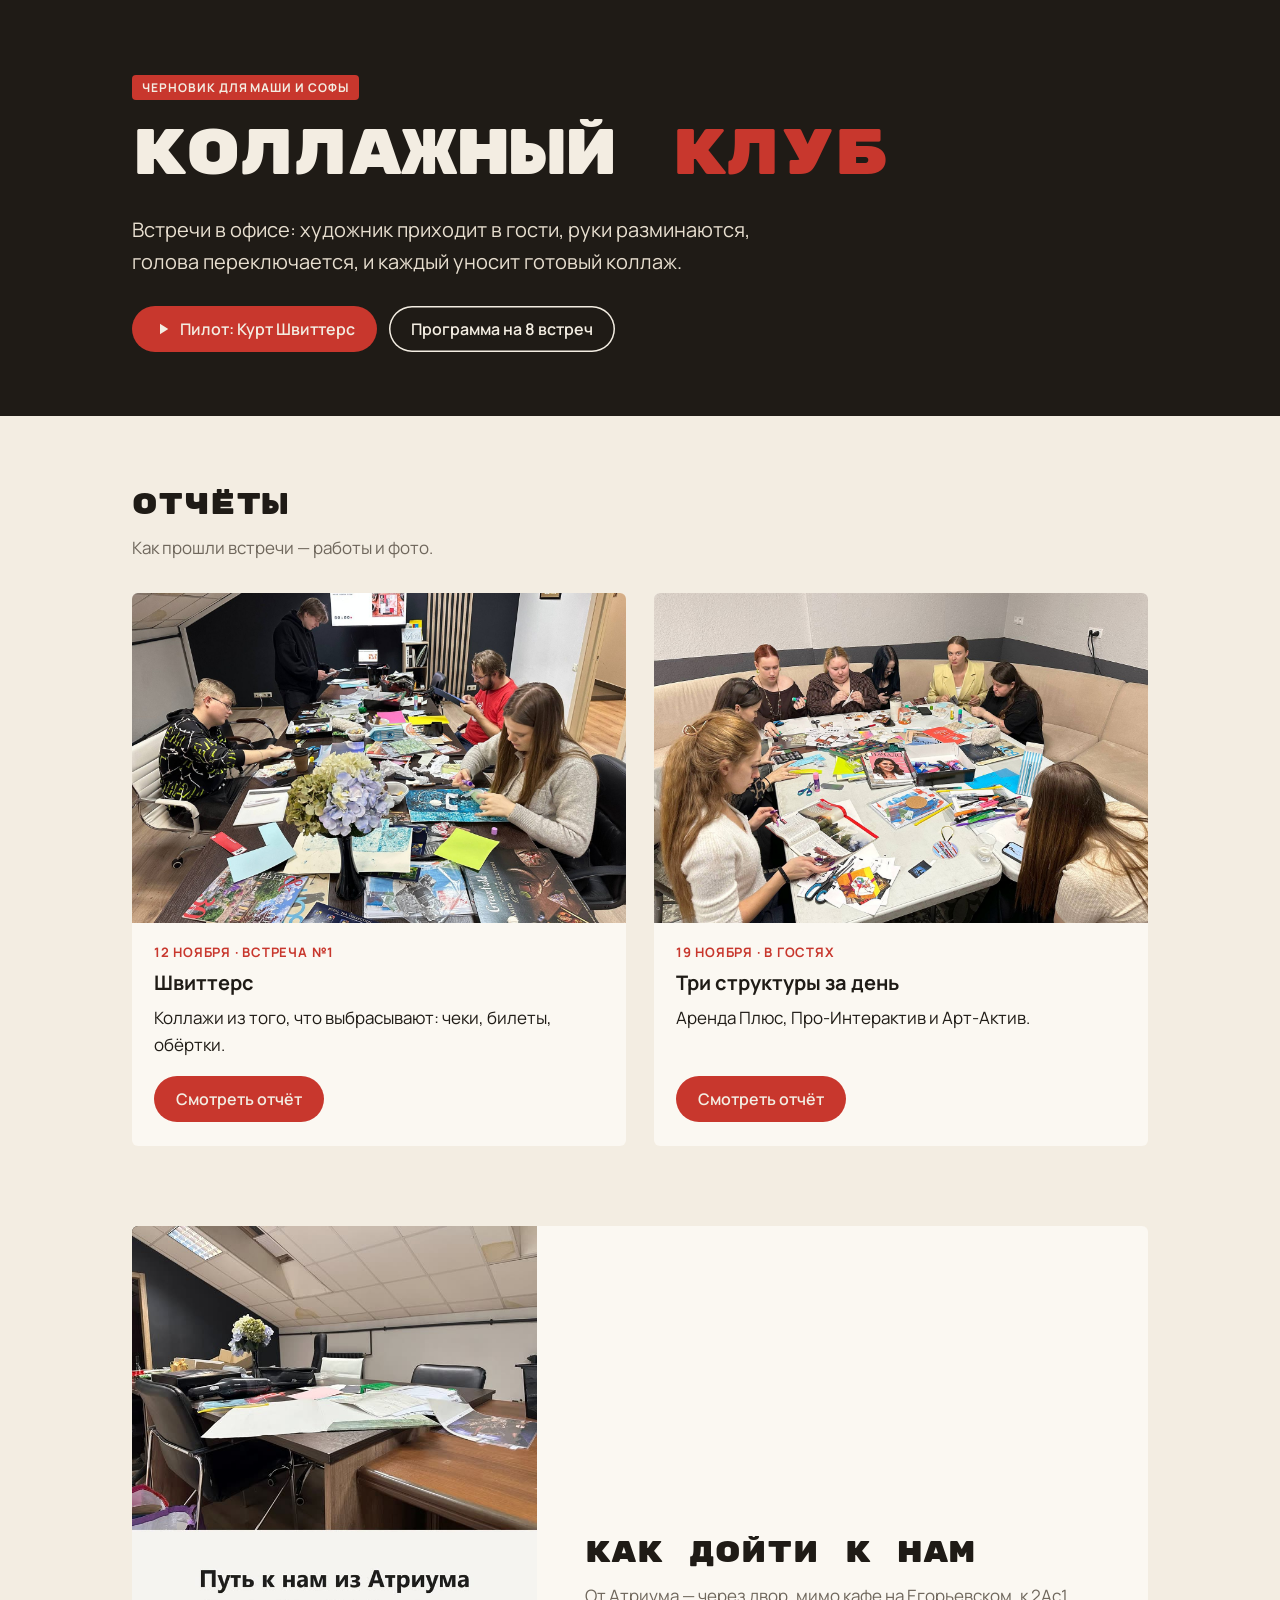
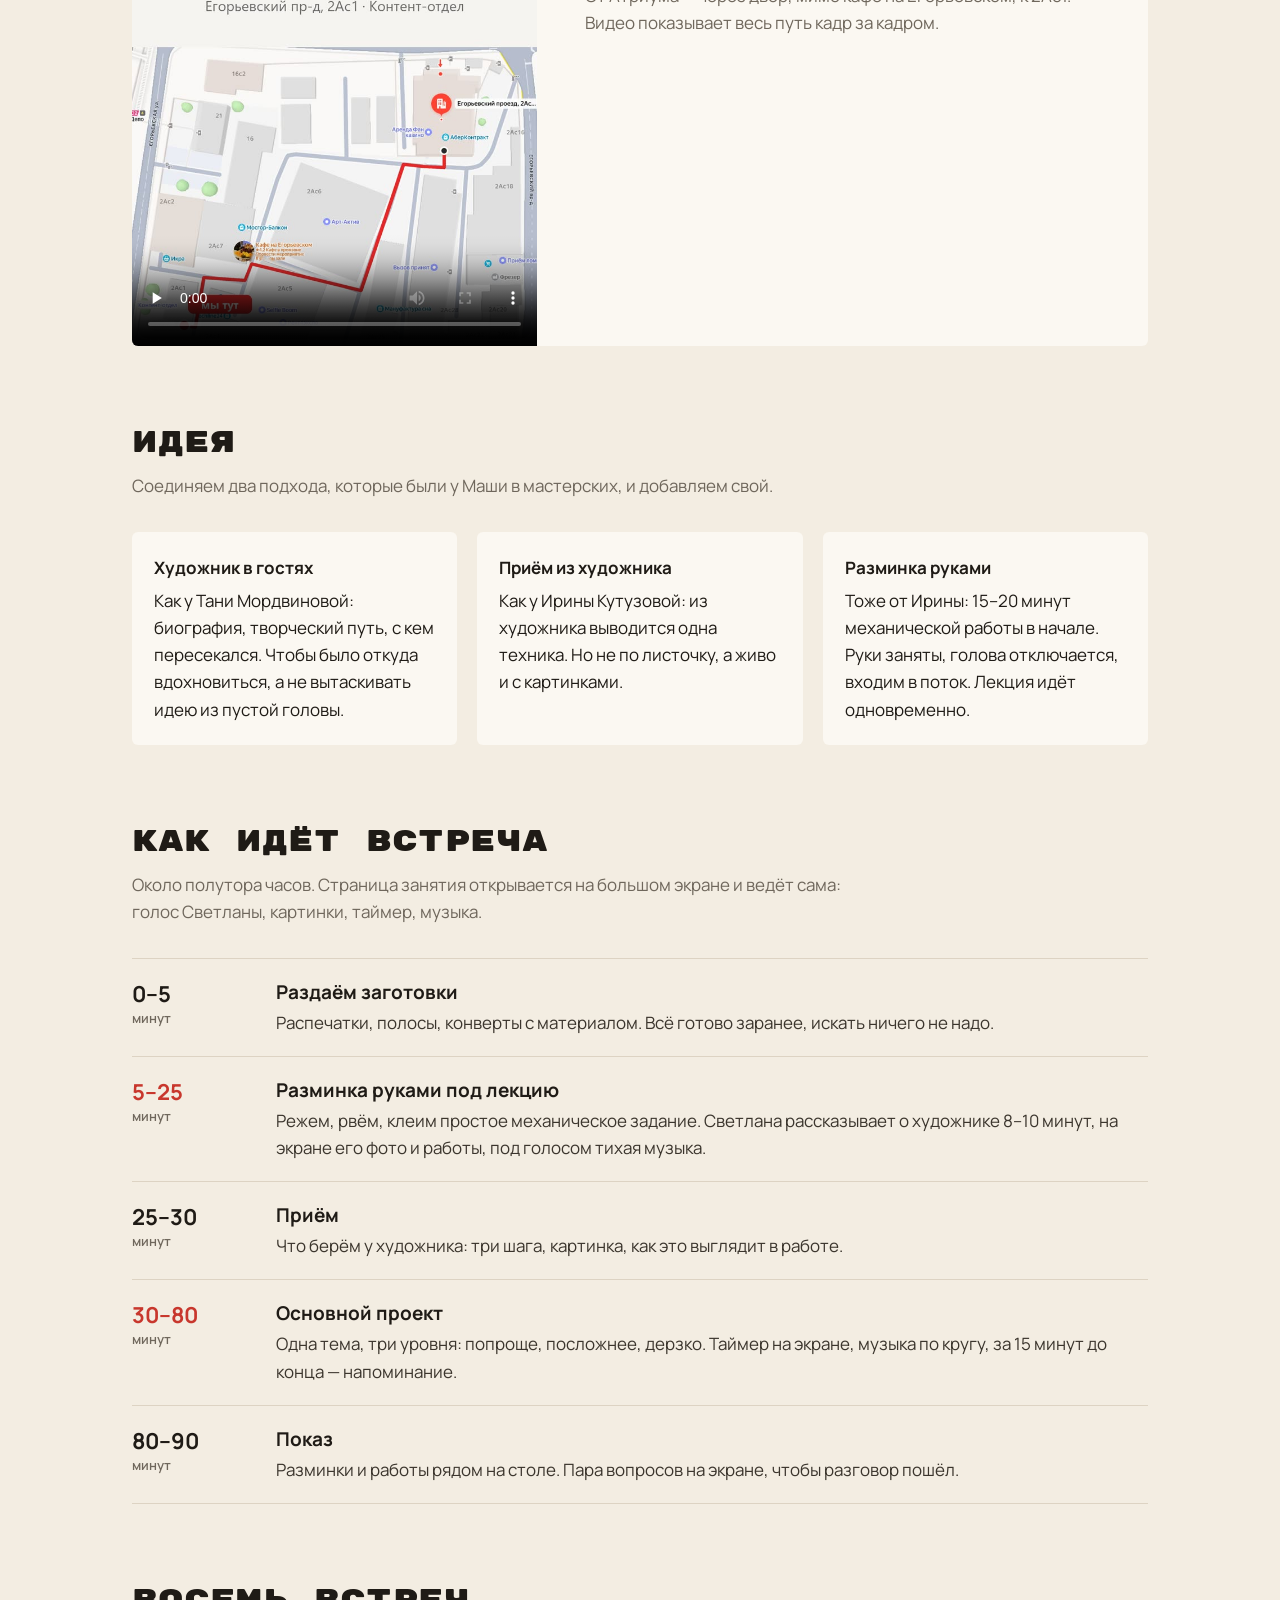
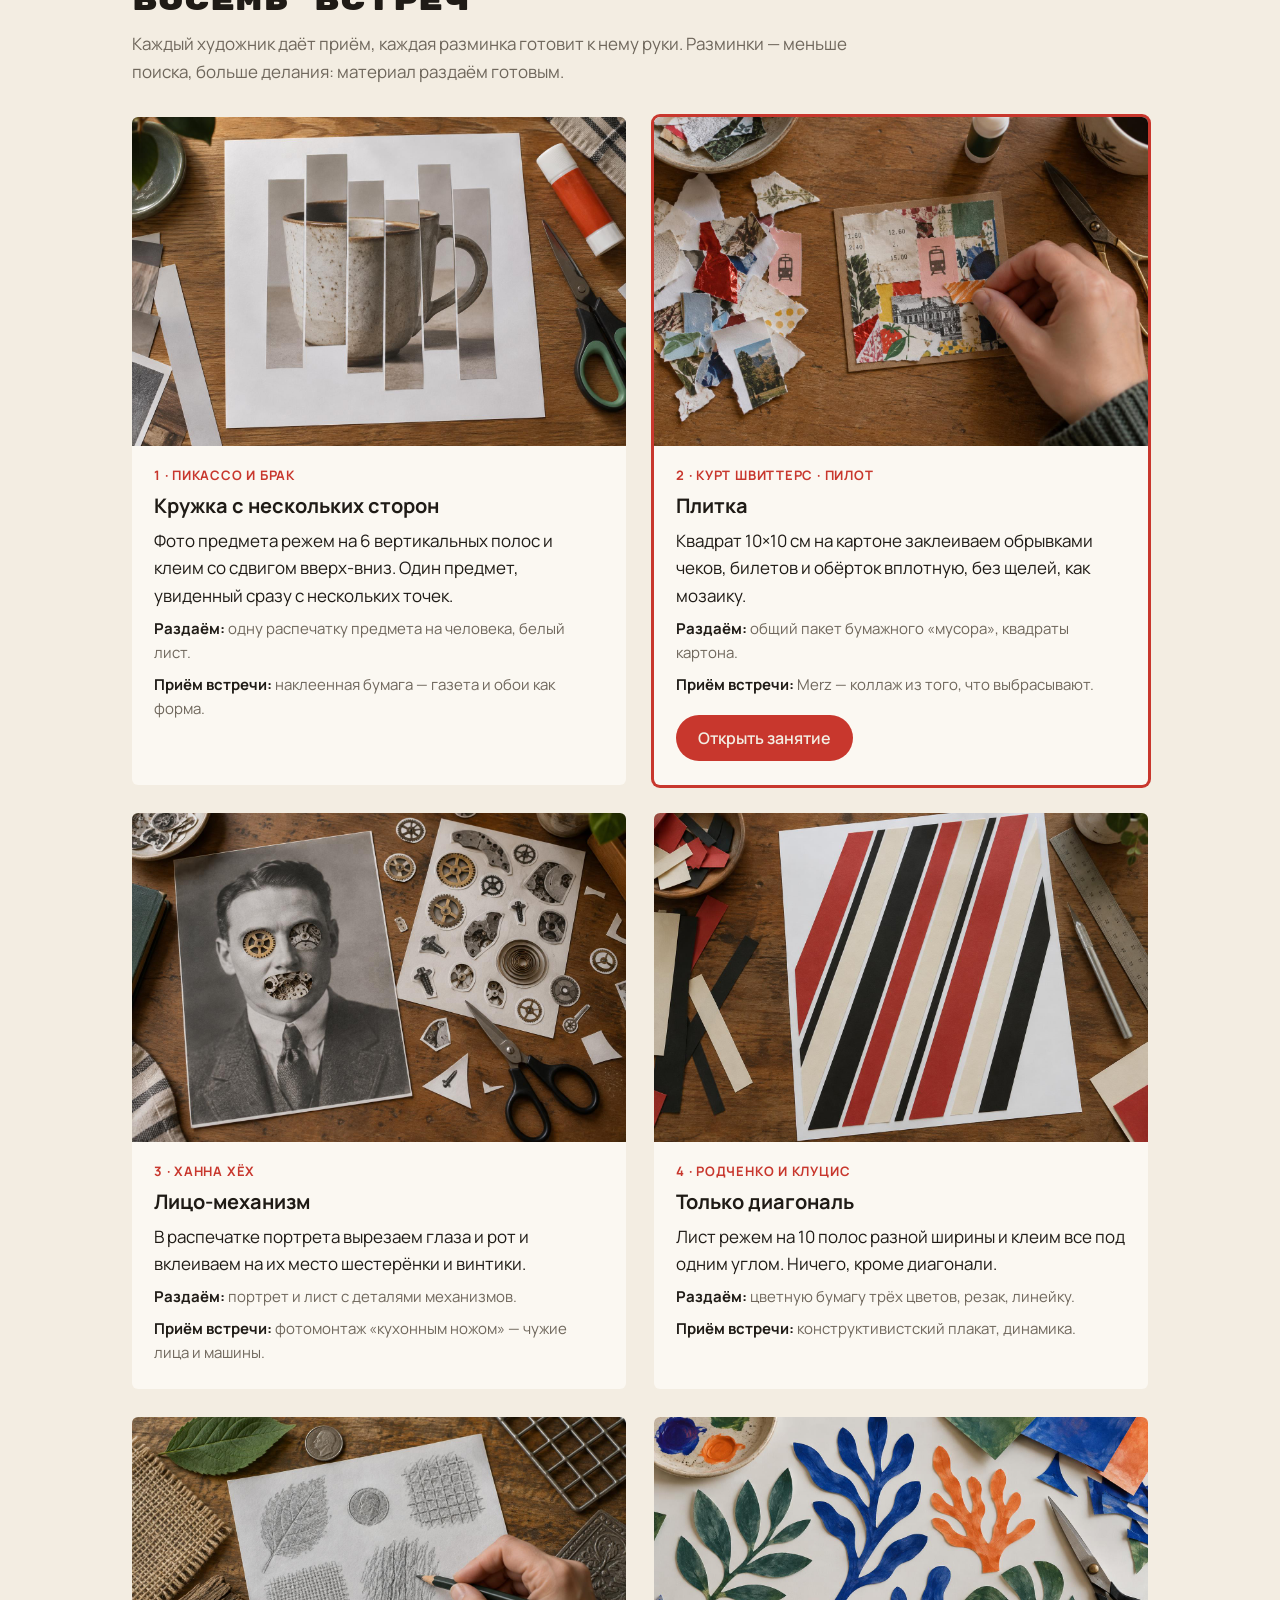
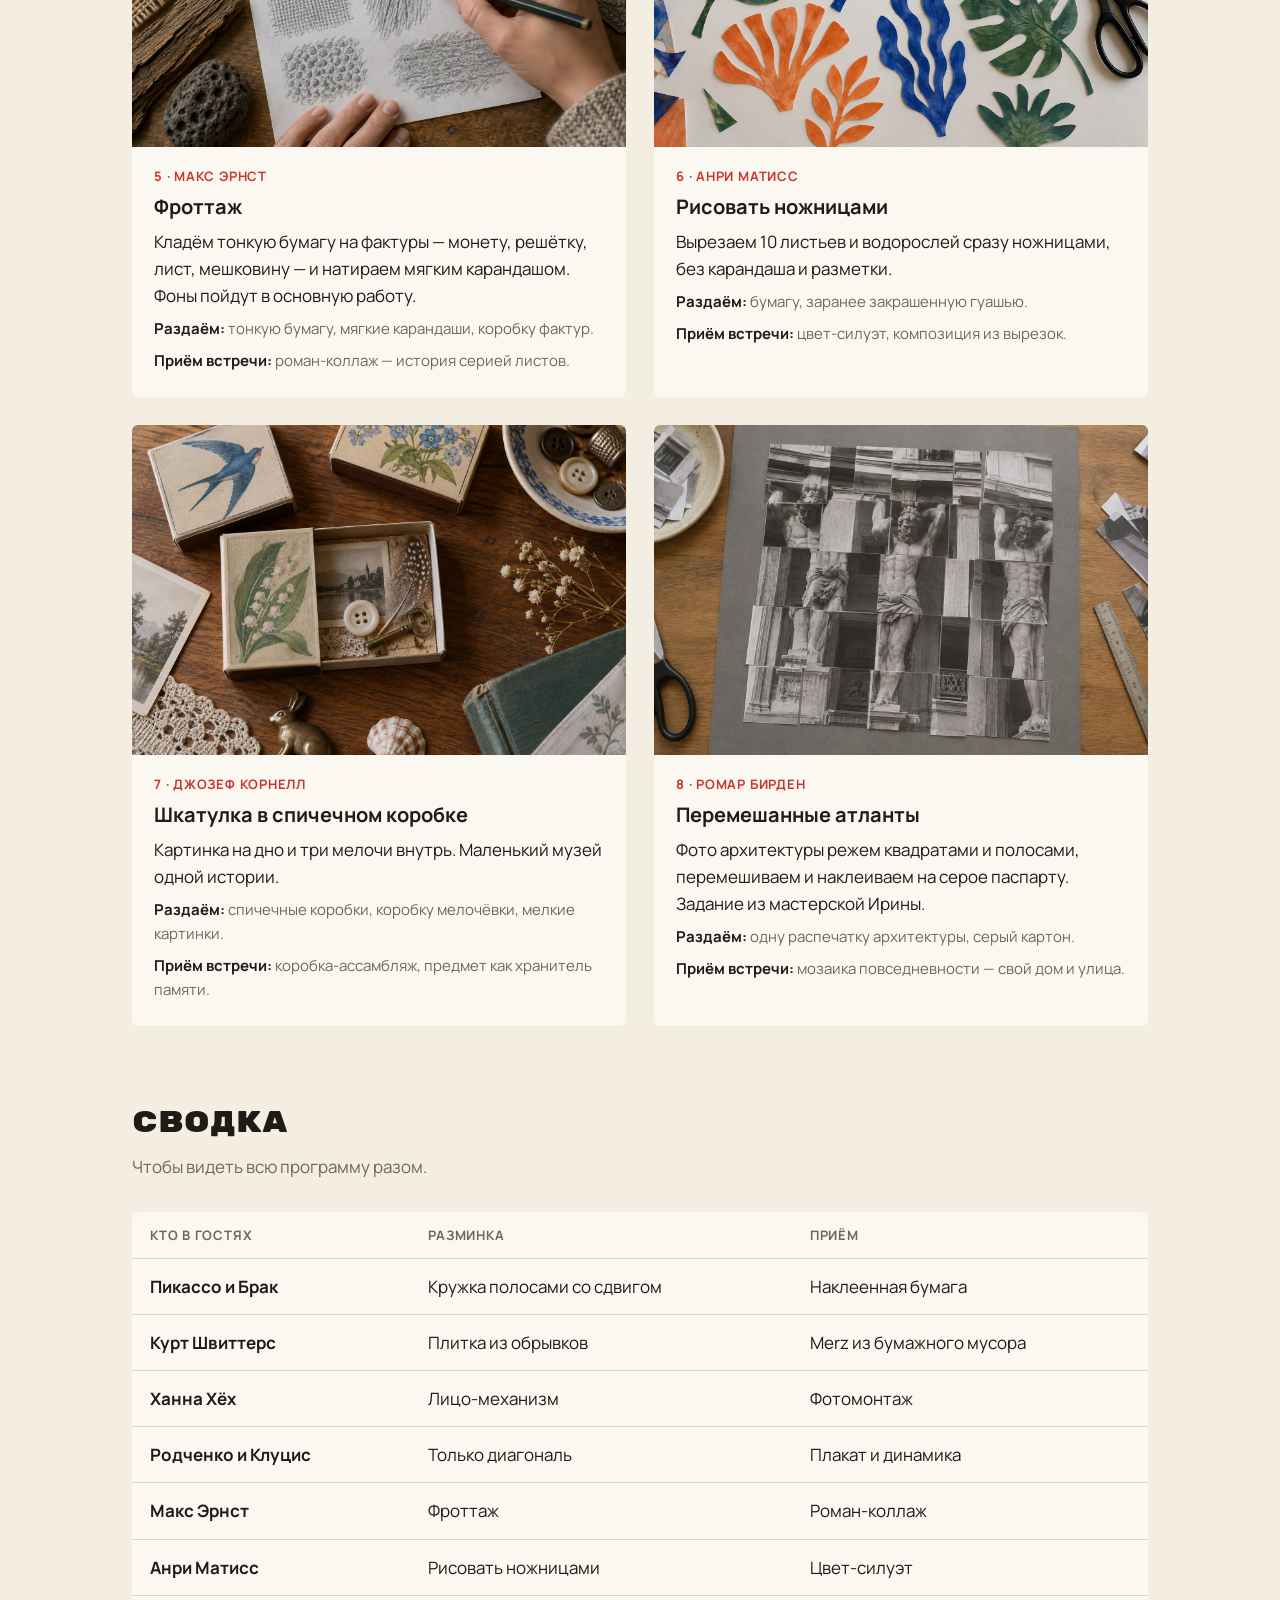
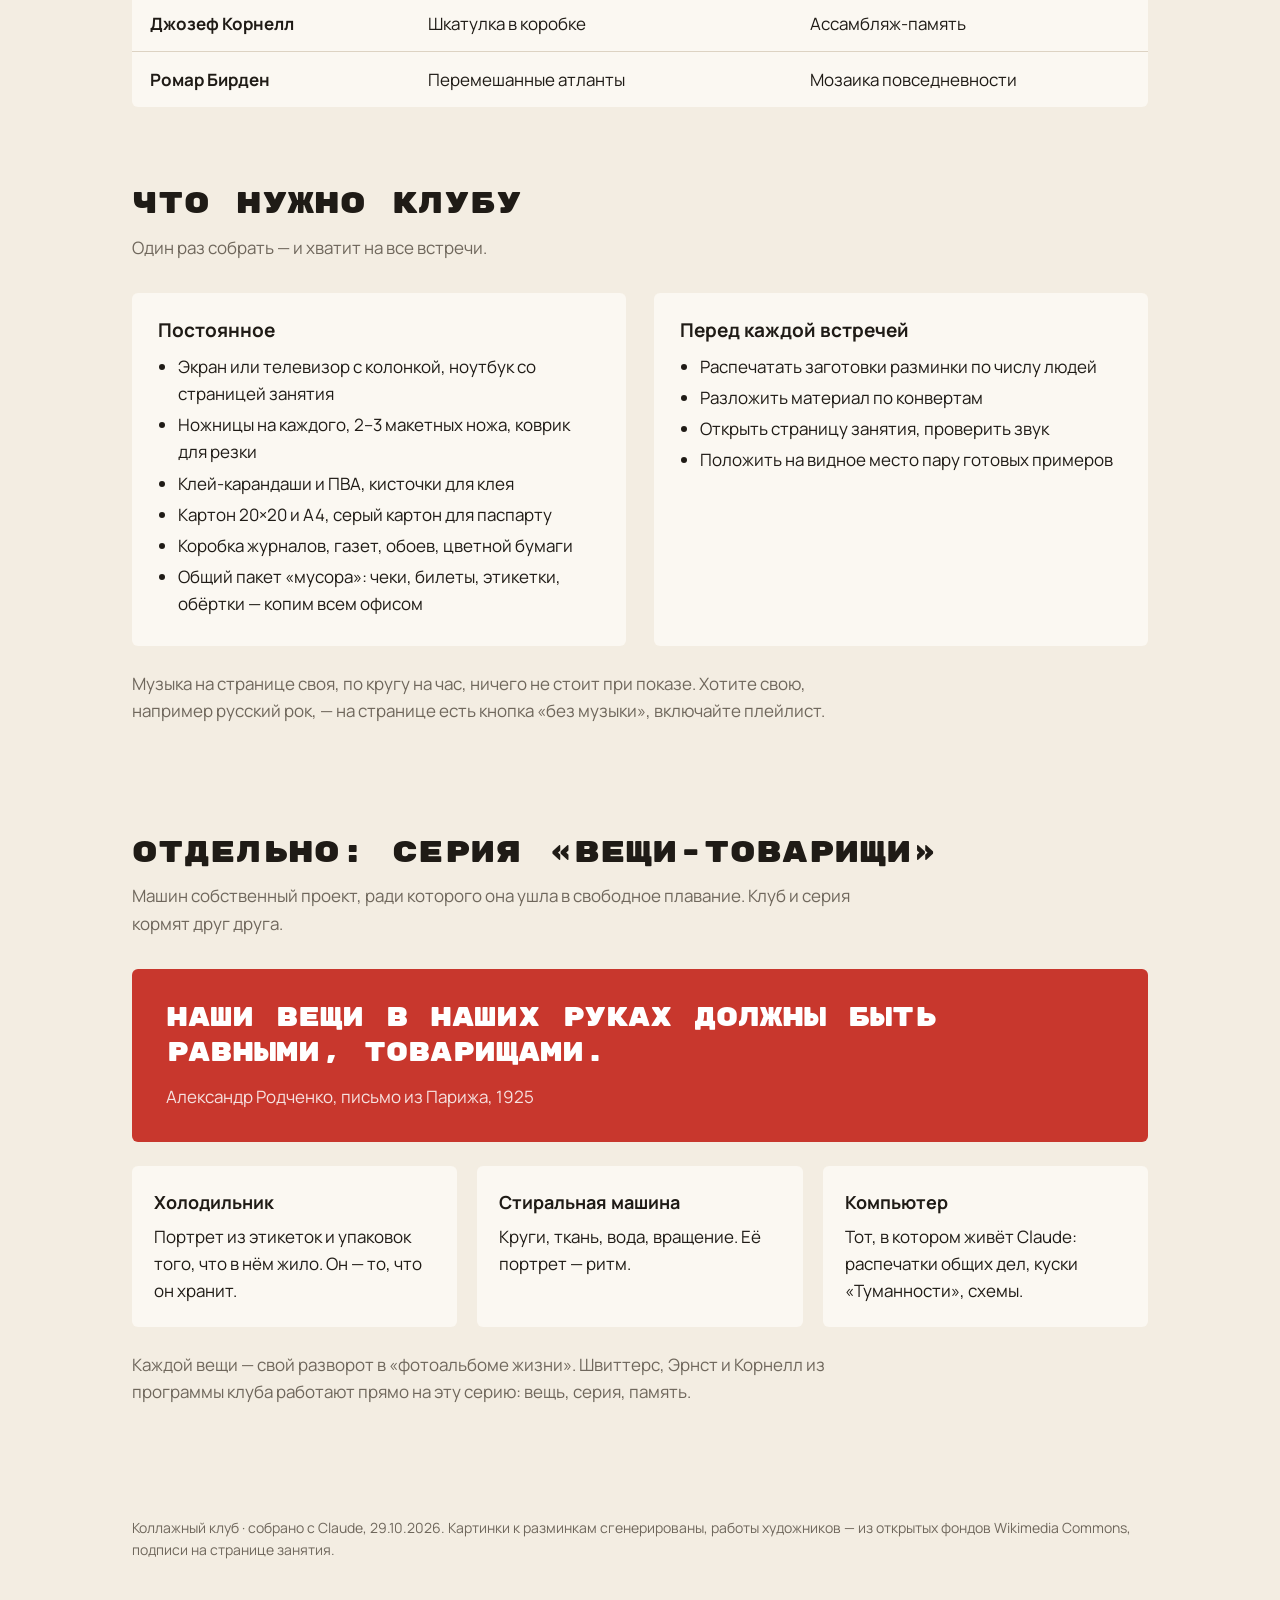
<file: index.html>
<!doctype html>
<html lang="ru">
<head>
<meta charset="utf-8">
<meta name="viewport" content="width=device-width, initial-scale=1">
<meta name="robots" content="noindex">
<title>Коллажный клуб</title>
<link rel="preconnect" href="https://fonts.googleapis.com">
<link href="https://fonts.googleapis.com/css2?family=Manrope:wght@400;600;700&family=Rubik+Mono+One&display=swap" rel="stylesheet">
<link rel="stylesheet" href="style.css">
<style>
header.hero{background:var(--ink);color:var(--paper);padding:72px 0 64px}
.hero h1{font-size:64px;margin:18px 0 22px}
.hero h1 span{color:var(--red)}
.hero p{max-width:640px;font-size:20px;margin:0 0 28px;color:#e8dfd0}
.hero .row{display:flex;gap:12px;flex-wrap:wrap}
section{padding:72px 0 8px}
section h2{font-size:30px;margin-bottom:12px}
.lead{color:var(--mute);max-width:720px;margin:0 0 32px}
.idea{display:grid;grid-template-columns:repeat(3,1fr);gap:20px}
.idea div{background:var(--card);padding:22px;border-radius:6px}
.idea b{display:block;margin-bottom:6px}
.flow{display:grid;gap:0;counter-reset:s}
.flow .st{display:grid;grid-template-columns:120px 1fr;gap:24px;padding:20px 0;border-top:1px solid var(--line)}
.flow .st:last-child{border-bottom:1px solid var(--line)}
.flow .t{font:700 22px "Manrope",sans-serif}
.flow .t small{display:block;font:600 13px "Manrope",sans-serif;color:var(--mute)}
.flow h3{font:700 19px "Manrope",sans-serif;margin-bottom:4px}
.flow p{margin:0;color:#3b352d}
.flow .st.hot .t{color:var(--red)}
.warm{display:grid;grid-template-columns:repeat(2,1fr);gap:28px}
.card{background:var(--card);border-radius:6px;overflow:hidden;display:flex;flex-direction:column}
.card img{aspect-ratio:3/2;object-fit:cover;width:100%}
.card .b{padding:20px 22px 24px;display:flex;flex-direction:column;gap:8px;flex:1}
.card h3{font:700 20px "Manrope",sans-serif}
.card .who{font:700 13px "Manrope",sans-serif;color:var(--red);letter-spacing:.06em;text-transform:uppercase}
.card p{margin:0}
.card .give{font-size:15px;color:var(--mute)}
.card .give b{color:var(--ink)}
.card .go{margin-top:auto;padding-top:10px}
.card.pilot{box-shadow:0 0 0 3px var(--red)}
table{width:100%;border-collapse:collapse;background:var(--card);border-radius:6px;overflow:hidden}
th,td{text-align:left;padding:14px 18px;border-bottom:1px solid var(--line);vertical-align:top}
th{font:700 13px "Manrope",sans-serif;letter-spacing:.06em;text-transform:uppercase;color:var(--mute)}
td:first-child{font-weight:700;white-space:nowrap}
tr:last-child td{border-bottom:0}
.route{display:grid;grid-template-columns:auto minmax(0,1fr);gap:48px;align-items:center;background:var(--card);border-radius:6px;overflow:hidden}
.route video{display:block;height:min(80vh,720px);width:auto;max-width:100%;background:var(--ink)}
.route>div{padding:40px 48px 40px 0}
.route .lead{margin:0}
.cols{display:grid;grid-template-columns:1fr 1fr;gap:28px}
.box{background:var(--card);border-radius:6px;padding:24px 26px}
.box h3{font:700 19px "Manrope",sans-serif;margin-bottom:10px}
.box ul{margin:0;padding-left:20px}
.box li{margin:4px 0}
.quote{background:var(--red);color:#fff;border-radius:6px;padding:32px 34px;margin-bottom:24px}
.quote q{display:block;font:400 26px/1.35 "Rubik Mono One",sans-serif;quotes:none;margin-bottom:12px}
.quote span{opacity:.85}
.things{display:grid;grid-template-columns:repeat(3,1fr);gap:20px}
.things div{background:var(--card);border-radius:6px;padding:22px}
.things b{display:block;margin-bottom:6px;font-size:18px}
footer{padding:72px 0 48px;color:var(--mute);font-size:14px}
@media (max-width:820px){
.wrap{padding:0 16px}
header.hero{padding:48px 0 44px}
.hero h1{font-size:36px}
.hero p{font-size:17px}
section{padding:52px 0 4px}
section h2{font-size:22px}
.idea,.warm,.cols,.things{grid-template-columns:1fr}
.route{grid-template-columns:1fr;gap:0}
.route video{height:auto;width:100%}
.route>div{padding:20px}
.flow .st{grid-template-columns:1fr;gap:6px}
table,thead,tbody,tr,td{display:block}
thead{display:none}
tr{padding:14px 16px;border-bottom:1px solid var(--line)}
td{padding:2px 0;border:0}
td:first-child{white-space:normal}
.quote q{font-size:19px}
}
</style>
</head>
<body>
<header class="hero">
<div class="wrap">
<span class="tag red">черновик для Маши и Софы</span>
<h1>Коллажный <span>клуб</span></h1>
<p>Встречи в офисе: художник приходит в гости, руки разминаются, голова переключается, и каждый уносит готовый коллаж.</p>
<div class="row">
<a class="btn red" href="shvitters.html"><svg viewBox="0 0 24 24" fill="currentColor"><path d="M8 5v14l11-7z"/></svg>Пилот: Курт Швиттерс</a>
<a class="btn ghost" style="color:var(--paper);box-shadow:inset 0 0 0 1.5px var(--paper)" href="#programma">Программа на 8 встреч</a>
</div>
</div>
</header>

<main>
<section>
<div class="wrap">
<h2>Отчёты</h2>
<p class="lead">Как прошли встречи — работы и фото.</p>
<div class="warm">
<div class="card"><img src="img/v1/p9.jpg" alt="" loading="lazy"><div class="b"><span class="who">12 ноября · встреча №1</span><h3>Швиттерс</h3><p>Коллажи из того, что выбрасывают: чеки, билеты, обёртки.</p><div class="go"><a class="btn red" href="vstrecha-1.html">Смотреть отчёт</a></div></div></div>
<div class="card"><img src="img/v2/p23.jpg" alt="" loading="lazy"><div class="b"><span class="who">19 ноября · в гостях</span><h3>Три структуры за день</h3><p>Аренда Плюс, Про-Интерактив и Арт-Актив.</p><div class="go"><a class="btn red" href="v-gostyah.html">Смотреть отчёт</a></div></div></div>
</div>
</div>
</section>

<section>
<div class="wrap"><div class="route">
<video src="img/v2/put.mp4" poster="img/v2/put-poster.jpg" controls playsinline preload="none"></video>
<div><h2>Как дойти к нам</h2><p class="lead">От Атриума — через двор, мимо кафе на Егорьевском, к 2Ас1. Видео показывает весь путь кадр за кадром.</p></div>
</div></div>
</section>

<section>
<div class="wrap">
<h2>Идея</h2>
<p class="lead">Соединяем два подхода, которые были у Маши в мастерских, и добавляем свой.</p>
<div class="idea">
<div><b>Художник в гостях</b>Как у Тани Мордвиновой: биография, творческий путь, с кем пересекался. Чтобы было откуда вдохновиться, а не вытаскивать идею из пустой головы.</div>
<div><b>Приём из художника</b>Как у Ирины Кутузовой: из художника выводится одна техника. Но не по листочку, а живо и с картинками.</div>
<div><b>Разминка руками</b>Тоже от Ирины: 15–20 минут механической работы в начале. Руки заняты, голова отключается, входим в поток. Лекция идёт одновременно.</div>
</div>
</div>
</section>

<section>
<div class="wrap">
<h2>Как идёт встреча</h2>
<p class="lead">Около полутора часов. Страница занятия открывается на большом экране и ведёт сама: голос Светланы, картинки, таймер, музыка.</p>
<div class="flow">
<div class="st"><div class="t">0–5<small>минут</small></div><div><h3>Раздаём заготовки</h3><p>Распечатки, полосы, конверты с материалом. Всё готово заранее, искать ничего не надо.</p></div></div>
<div class="st hot"><div class="t">5–25<small>минут</small></div><div><h3>Разминка руками под лекцию</h3><p>Режем, рвём, клеим простое механическое задание. Светлана рассказывает о художнике 8–10 минут, на экране его фото и работы, под голосом тихая музыка.</p></div></div>
<div class="st"><div class="t">25–30<small>минут</small></div><div><h3>Приём</h3><p>Что берём у художника: три шага, картинка, как это выглядит в работе.</p></div></div>
<div class="st hot"><div class="t">30–80<small>минут</small></div><div><h3>Основной проект</h3><p>Одна тема, три уровня: попроще, посложнее, дерзко. Таймер на экране, музыка по кругу, за 15 минут до конца — напоминание.</p></div></div>
<div class="st"><div class="t">80–90<small>минут</small></div><div><h3>Показ</h3><p>Разминки и работы рядом на столе. Пара вопросов на экране, чтобы разговор пошёл.</p></div></div>
</div>
</div>
</section>

<section id="programma">
<div class="wrap">
<h2>Восемь встреч</h2>
<p class="lead">Каждый художник даёт приём, каждая разминка готовит к нему руки. Разминки — меньше поиска, больше делания: материал раздаём готовым.</p>
<div class="warm">
<div class="card"><img src="img/w_picasso.jpg" alt="" loading="lazy"><div class="b"><span class="who">1 · Пикассо и Брак</span><h3>Кружка с нескольких сторон</h3><p>Фото предмета режем на 6 вертикальных полос и клеим со сдвигом вверх-вниз. Один предмет, увиденный сразу с нескольких точек.</p><p class="give"><b>Раздаём:</b> одну распечатку предмета на человека, белый лист.</p><p class="give"><b>Приём встречи:</b> наклеенная бумага — газета и обои как форма.</p></div></div>
<div class="card pilot"><img src="img/w_schwitters.jpg" alt="" loading="lazy"><div class="b"><span class="who">2 · Курт Швиттерс · пилот</span><h3>Плитка</h3><p>Квадрат 10×10 см на картоне заклеиваем обрывками чеков, билетов и обёрток вплотную, без щелей, как мозаику.</p><p class="give"><b>Раздаём:</b> общий пакет бумажного «мусора», квадраты картона.</p><p class="give"><b>Приём встречи:</b> Merz — коллаж из того, что выбрасывают.</p><div class="go"><a class="btn red" href="shvitters.html">Открыть занятие</a></div></div></div>
<div class="card"><img src="img/w_hoch.jpg" alt="" loading="lazy"><div class="b"><span class="who">3 · Ханна Хёх</span><h3>Лицо-механизм</h3><p>В распечатке портрета вырезаем глаза и рот и вклеиваем на их место шестерёнки и винтики.</p><p class="give"><b>Раздаём:</b> портрет и лист с деталями механизмов.</p><p class="give"><b>Приём встречи:</b> фотомонтаж «кухонным ножом» — чужие лица и машины.</p></div></div>
<div class="card"><img src="img/w_rodchenko.jpg" alt="" loading="lazy"><div class="b"><span class="who">4 · Родченко и Клуцис</span><h3>Только диагональ</h3><p>Лист режем на 10 полос разной ширины и клеим все под одним углом. Ничего, кроме диагонали.</p><p class="give"><b>Раздаём:</b> цветную бумагу трёх цветов, резак, линейку.</p><p class="give"><b>Приём встречи:</b> конструктивистский плакат, динамика.</p></div></div>
<div class="card"><img src="img/w_ernst.jpg" alt="" loading="lazy"><div class="b"><span class="who">5 · Макс Эрнст</span><h3>Фроттаж</h3><p>Кладём тонкую бумагу на фактуры — монету, решётку, лист, мешковину — и натираем мягким карандашом. Фоны пойдут в основную работу.</p><p class="give"><b>Раздаём:</b> тонкую бумагу, мягкие карандаши, коробку фактур.</p><p class="give"><b>Приём встречи:</b> роман-коллаж — история серией листов.</p></div></div>
<div class="card"><img src="img/w_matisse.jpg" alt="" loading="lazy"><div class="b"><span class="who">6 · Анри Матисс</span><h3>Рисовать ножницами</h3><p>Вырезаем 10 листьев и водорослей сразу ножницами, без карандаша и разметки.</p><p class="give"><b>Раздаём:</b> бумагу, заранее закрашенную гуашью.</p><p class="give"><b>Приём встречи:</b> цвет-силуэт, композиция из вырезок.</p></div></div>
<div class="card"><img src="img/w_cornell.jpg" alt="" loading="lazy"><div class="b"><span class="who">7 · Джозеф Корнелл</span><h3>Шкатулка в спичечном коробке</h3><p>Картинка на дно и три мелочи внутрь. Маленький музей одной истории.</p><p class="give"><b>Раздаём:</b> спичечные коробки, коробку мелочёвки, мелкие картинки.</p><p class="give"><b>Приём встречи:</b> коробка-ассамбляж, предмет как хранитель памяти.</p></div></div>
<div class="card"><img src="img/w_bearden.jpg" alt="" loading="lazy"><div class="b"><span class="who">8 · Ромар Бирден</span><h3>Перемешанные атланты</h3><p>Фото архитектуры режем квадратами и полосами, перемешиваем и наклеиваем на серое паспарту. Задание из мастерской Ирины.</p><p class="give"><b>Раздаём:</b> одну распечатку архитектуры, серый картон.</p><p class="give"><b>Приём встречи:</b> мозаика повседневности — свой дом и улица.</p></div></div>
</div>
</div>
</section>

<section>
<div class="wrap">
<h2>Сводка</h2>
<p class="lead">Чтобы видеть всю программу разом.</p>
<table>
<thead><tr><th>Кто в гостях</th><th>Разминка</th><th>Приём</th></tr></thead>
<tbody>
<tr><td>Пикассо и Брак</td><td>Кружка полосами со сдвигом</td><td>Наклеенная бумага</td></tr>
<tr><td>Курт Швиттерс</td><td>Плитка из обрывков</td><td>Merz из бумажного мусора</td></tr>
<tr><td>Ханна Хёх</td><td>Лицо-механизм</td><td>Фотомонтаж</td></tr>
<tr><td>Родченко и Клуцис</td><td>Только диагональ</td><td>Плакат и динамика</td></tr>
<tr><td>Макс Эрнст</td><td>Фроттаж</td><td>Роман-коллаж</td></tr>
<tr><td>Анри Матисс</td><td>Рисовать ножницами</td><td>Цвет-силуэт</td></tr>
<tr><td>Джозеф Корнелл</td><td>Шкатулка в коробке</td><td>Ассамбляж-память</td></tr>
<tr><td>Ромар Бирден</td><td>Перемешанные атланты</td><td>Мозаика повседневности</td></tr>
</tbody>
</table>
</div>
</section>

<section>
<div class="wrap">
<h2>Что нужно клубу</h2>
<p class="lead">Один раз собрать — и хватит на все встречи.</p>
<div class="cols">
<div class="box"><h3>Постоянное</h3><ul>
<li>Экран или телевизор с колонкой, ноутбук со страницей занятия</li>
<li>Ножницы на каждого, 2–3 макетных ножа, коврик для резки</li>
<li>Клей-карандаши и ПВА, кисточки для клея</li>
<li>Картон 20×20 и А4, серый картон для паспарту</li>
<li>Коробка журналов, газет, обоев, цветной бумаги</li>
<li>Общий пакет «мусора»: чеки, билеты, этикетки, обёртки — копим всем офисом</li>
</ul></div>
<div class="box"><h3>Перед каждой встречей</h3><ul>
<li>Распечатать заготовки разминки по числу людей</li>
<li>Разложить материал по конвертам</li>
<li>Открыть страницу занятия, проверить звук</li>
<li>Положить на видное место пару готовых примеров</li>
</ul></div>
</div>
<p class="lead" style="margin-top:24px">Музыка на странице своя, по кругу на час, ничего не стоит при показе. Хотите свою, например русский рок, — на странице есть кнопка «без музыки», включайте плейлист.</p>
</div>
</section>

<section>
<div class="wrap">
<h2>Отдельно: серия «Вещи-товарищи»</h2>
<p class="lead">Машин собственный проект, ради которого она ушла в свободное плавание. Клуб и серия кормят друг друга.</p>
<div class="quote"><q>Наши вещи в наших руках должны быть равными, товарищами.</q><span>Александр Родченко, письмо из Парижа, 1925</span></div>
<div class="things">
<div><b>Холодильник</b>Портрет из этикеток и упаковок того, что в нём жило. Он — то, что он хранит.</div>
<div><b>Стиральная машина</b>Круги, ткань, вода, вращение. Её портрет — ритм.</div>
<div><b>Компьютер</b>Тот, в котором живёт Claude: распечатки общих дел, куски «Туманности», схемы.</div>
</div>
<p class="lead" style="margin-top:24px">Каждой вещи — свой разворот в «фотоальбоме жизни». Швиттерс, Эрнст и Корнелл из программы клуба работают прямо на эту серию: вещь, серия, память.</p>
</div>
</section>
</main>

<footer><div class="wrap">Коллажный клуб · собрано с Claude, 29.10.2026. Картинки к разминкам сгенерированы, работы художников — из открытых фондов Wikimedia Commons, подписи на странице занятия.</div></footer>
</body>
</html>
</file>
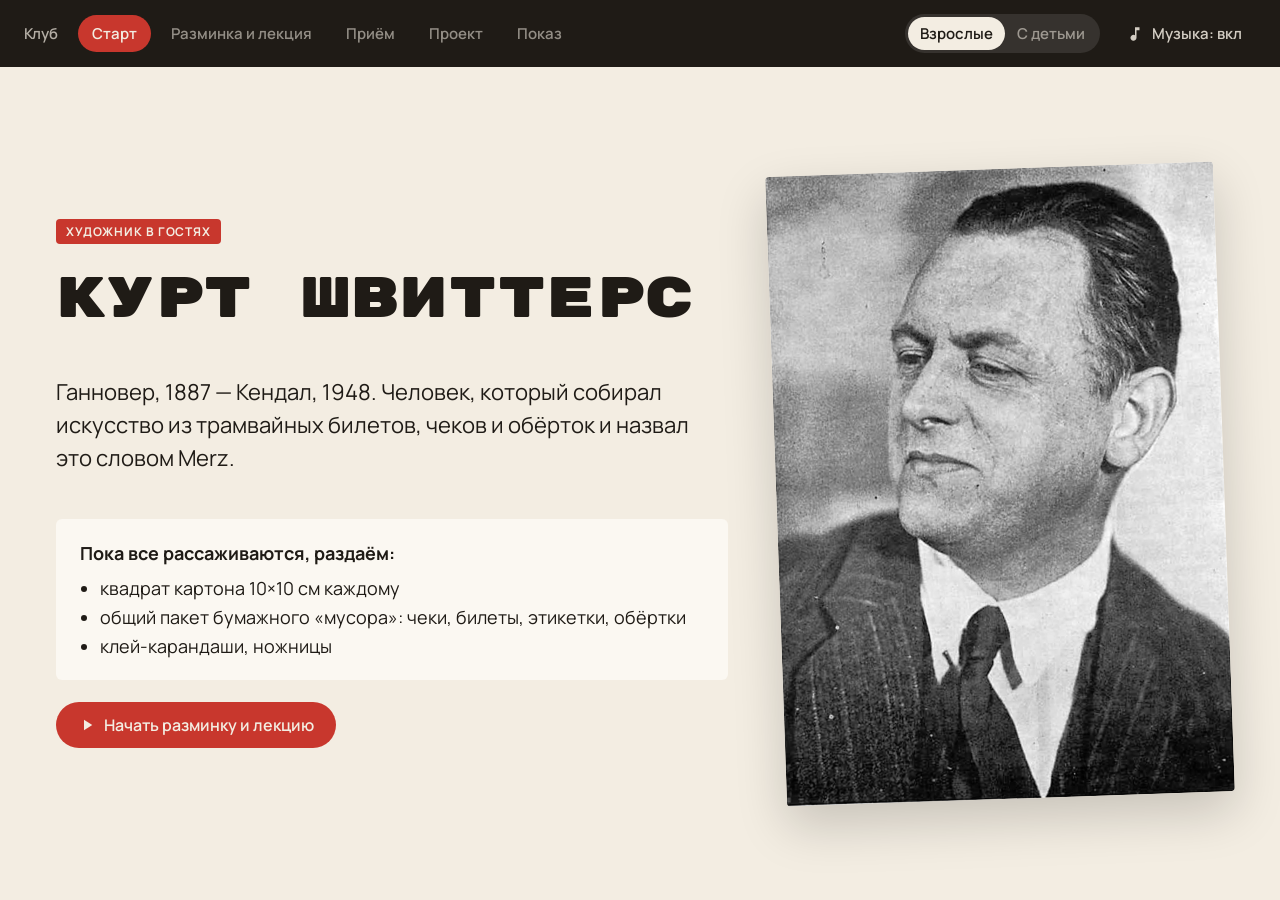
<file: shvitters.html>
<!doctype html>
<html lang="ru">
<head>
<meta charset="utf-8">
<meta name="viewport" content="width=device-width, initial-scale=1">
<meta name="robots" content="noindex">
<title>Швиттерс — Коллажный клуб</title>
<link rel="preconnect" href="https://fonts.googleapis.com">
<link href="https://fonts.googleapis.com/css2?family=Manrope:wght@400;600;700&family=Rubik+Mono+One&display=swap" rel="stylesheet">
<link rel="stylesheet" href="style.css">
<style>
html,body{height:100%}
body{display:flex;flex-direction:column;overflow:hidden}
nav{display:flex;align-items:center;gap:6px;padding:14px 24px;background:var(--ink);color:var(--paper)}
nav a.home{color:var(--paper);opacity:.7;text-decoration:none;font-weight:600;margin-right:14px;font-size:15px}
nav button{border:0;background:transparent;color:var(--paper);opacity:.55;font:600 15px "Manrope",sans-serif;padding:8px 14px;border-radius:999px;cursor:pointer}
nav button.on{opacity:1;background:var(--red)}
nav .sp{flex:1}
nav .mus{opacity:.85;display:flex;align-items:center;gap:8px}
nav .mus svg{width:18px;height:18px}
nav .mode{flex:none;display:flex;background:rgba(255,255,255,.1);border-radius:999px;padding:3px;margin-right:6px}
nav .mode button{padding:6px 12px}
nav .mode button.on{background:var(--paper);color:var(--ink)}
body.kids .ad,body:not(.kids) .kid{display:none!important}
.step{display:none;flex:1;min-height:0}
.step.on{display:flex}
.pad{padding:40px 56px;gap:48px;width:100%;align-items:center}
h1{font-size:58px}
h2{font-size:38px;margin-bottom:18px}
.big{font-size:22px;line-height:1.5}
.mute{color:var(--mute)}
#start .txt{flex:1;display:flex;flex-direction:column;gap:22px}
#start img{height:100%;max-height:70vh;width:auto;border-radius:4px;box-shadow:0 20px 50px rgba(0,0,0,.18);transform:rotate(-2deg)}
.tag{align-self:flex-start}
.give{background:var(--card);border-radius:6px;padding:20px 24px;font-size:18px}
.give b{display:block;margin-bottom:6px}
.give ul{margin:0;padding-left:20px}
#warm{flex-direction:row}
#stage{position:relative;flex:1;display:flex;flex-direction:column;align-items:center;justify-content:center;padding:28px 40px 20px;min-width:0;gap:16px}
#slide{flex:1;min-height:0;display:flex;align-items:center;justify-content:center;width:100%}
#slide img{max-height:100%;max-width:100%;object-fit:contain;border-radius:3px;box-shadow:0 18px 44px rgba(0,0,0,.2);transition:opacity .5s}
#cap{font:400 24px "Rubik Mono One",sans-serif;text-align:center}
.ctrl{display:flex;align-items:center;gap:10px}
.ctrl .n{font-weight:700;color:var(--mute);min-width:70px;text-align:center}
.ic{width:46px;height:46px;border-radius:50%;border:0;background:var(--ink);color:var(--paper);display:grid;place-items:center;cursor:pointer}
.ic svg{width:20px;height:20px}
.ic.red{background:var(--red)}
.key{position:absolute;left:50%;top:38px;transform:translate(-50%,-12px);max-width:min(620px,86%);display:flex;gap:12px;align-items:center;background:var(--red);color:#fff;font:700 22px/1.35 "Manrope",sans-serif;padding:14px 20px;border-radius:8px;box-shadow:0 18px 40px rgba(0,0,0,.25);opacity:0;pointer-events:none;transition:opacity .5s,transform .5s}
.key.on{opacity:1;transform:translate(-50%,0)}
.key svg{width:26px;height:26px;flex:none}
.bar{width:min(640px,80%);height:4px;background:var(--line);border-radius:2px;overflow:hidden}
.bar i{display:block;height:100%;width:0;background:var(--red)}
#side{width:360px;flex:none;background:var(--card);padding:28px 26px;display:flex;flex-direction:column;gap:14px;overflow:auto}
#side img{border-radius:4px}
#side h3{font:700 22px "Manrope",sans-serif}
#side p{margin:0;font-size:17px}
#wclock{font:400 34px "Rubik Mono One",sans-serif;color:var(--red)}
#tech .txt,#proj .txt{flex:1;display:flex;flex-direction:column;gap:18px;min-width:0}
#tech img,#proj .ex{width:46%;flex:none;border-radius:4px;box-shadow:0 18px 44px rgba(0,0,0,.18)}
.rules{display:grid;gap:14px;counter-reset:r}
.rules div{display:grid;grid-template-columns:52px 1fr;gap:14px;align-items:start;font-size:20px}
.rules div::before{counter-increment:r;content:counter(r);font:400 26px "Rubik Mono One",sans-serif;color:var(--paper);background:var(--red);width:52px;height:52px;border-radius:50%;display:grid;place-items:center}
.lv{display:grid;gap:10px}
.lv div{background:var(--card);border-radius:6px;padding:14px 18px;font-size:18px}
.lv b{color:var(--red)}
#timer{font:400 96px/1 "Rubik Mono One",sans-serif;letter-spacing:-.02em}
#timer.warn{color:var(--red)}
.trow{display:flex;gap:10px;align-items:center;flex-wrap:wrap}
#banner{display:none;background:var(--red);color:#fff;font:700 20px "Manrope",sans-serif;padding:12px 18px;border-radius:6px}
#show .txt{flex:1;display:flex;flex-direction:column;gap:22px}
.qs{display:grid;gap:14px}
.qs div{background:var(--card);border-radius:6px;padding:20px 24px;font-size:24px}
.cred{font-size:12px;color:var(--mute);columns:2;column-gap:28px}
.cred a{color:var(--mute)}
@media (max-width:900px){
body{overflow:auto;height:auto}
nav{position:sticky;top:0;z-index:5;padding:10px 16px;overflow-x:auto;scrollbar-width:none}
nav::-webkit-scrollbar{display:none}
nav a.home,nav button{flex:none;white-space:nowrap}
nav .sp{display:none}
.step.on{flex-direction:column}
.pad{padding:24px 16px;gap:24px;flex-direction:column;align-items:stretch}
h1{font-size:32px}
h2{font-size:24px}
.big{font-size:18px}
#start img,#tech img,#proj .ex{width:100%;height:auto;max-height:none}
#warm{flex-direction:column}
#stage{padding:16px;min-height:70vh}
#side{width:auto}
#timer{font-size:56px}
.qs div{font-size:18px}
.cred{columns:1}
}
</style>
</head>
<body>
<nav>
<a class="home" href="./">Клуб</a>
<button data-s="start" class="on">Старт</button>
<button data-s="warm">Разминка и лекция</button>
<button data-s="tech">Приём</button>
<button data-s="proj">Проект</button>
<button data-s="show">Показ</button>
<span class="sp"></span>
<div class="mode"><button data-m="ad" class="on">Взрослые</button><button data-m="kid">С детьми</button></div>
<button class="mus" id="musBtn"><svg viewBox="0 0 24 24" fill="currentColor"><path d="M12 3v10.55A4 4 0 1 0 14 17V7h4V3h-6z"/></svg><span>Музыка: вкл</span></button>
</nav>

<section class="step on" id="start"><div class="pad" style="display:flex">
<div class="txt">
<span class="tag red">Художник в гостях</span>
<h1>Курт Швиттерс</h1>
<p class="big ad">Ганновер, 1887 — Кендал, 1948. Человек, который собирал искусство из трамвайных билетов, чеков и обёрток и назвал это словом Merz.</p>
<p class="big kid">Художник, который делал картины из трамвайных билетов, фантиков и обёрток — и придумал для этого своё слово: Мерц.</p>
<div class="give ad"><b>Пока все рассаживаются, раздаём:</b><ul><li>квадрат картона 10×10 см каждому</li><li>общий пакет бумажного «мусора»: чеки, билеты, этикетки, обёртки</li><li>клей-карандаши, ножницы</li></ul></div>
<div class="give kid"><b>Пока все рассаживаются, раздаём:</b><ul><li>квадрат картона 15×15 см каждому</li><li>бумажки, заранее нарезанные полосками и кусочками: фантики, журналы, билеты, обёртки</li><li>клей-карандаши, детские ножницы</li></ul></div>
<div><button class="btn red" data-go="warm" data-play><svg viewBox="0 0 24 24" fill="currentColor"><path d="M8 5v14l11-7z"/></svg>Начать разминку и лекцию</button></div>
</div>
<img src="img/a_portrait.jpg" alt="Курт Швиттерс">
</div></section>

<section class="step" id="warm">
<div id="stage">
<div id="slide"><img id="simg" src="img/a_portrait.jpg" alt=""></div>
<div class="key" id="key"><svg viewBox="0 0 24 24" fill="none" stroke="currentColor" stroke-width="2" stroke-linecap="round" stroke-linejoin="round"><path d="M6 8a6 6 0 0 1 12 0c0 7 3 9 3 9H3s3-2 3-9"/><path d="M10.3 21a1.94 1.94 0 0 0 3.4 0"/></svg><span></span></div>
<div id="cap">Курт Швиттерс, 1887–1948</div>
<div class="bar"><i id="sbar"></i></div>
<div class="ctrl">
<button class="ic" id="prev" title="Назад"><svg viewBox="0 0 24 24" fill="currentColor"><path d="M6 6h2v12H6zM9.5 12 18 18V6z"/></svg></button>
<button class="ic red" id="play" title="Пуск"><svg viewBox="0 0 24 24" fill="currentColor"><path d="M8 5v14l11-7z"/></svg></button>
<button class="ic" id="next" title="Дальше"><svg viewBox="0 0 24 24" fill="currentColor"><path d="M16 6h2v12h-2zM6 18l8.5-6L6 6z"/></svg></button>
<span class="n" id="cnt">1 / 15</span>
</div>
</div>
<aside id="side">
<span class="tag">Разминка · 15–20 минут</span>
<h3>Плитка</h3>
<img src="img/w_schwitters.jpg" alt="">
<p class="ad">Заклейте квадрат 10×10 обрывками чеков, билетов и обёрток. Вплотную, без щелей, как мозаику. Не выбирайте долго — берите что попалось.</p>
<p class="kid">Заклейте квадрат 15×15 полосками и кусочками бумаги. Плотно, без дырок, как мозаику. Не выбирайте долго — берите, что попалось.</p>
<p class="mute">Разминка идёт</p>
<div id="wclock">00:00</div>
<div><button class="btn red" data-go="tech">Пропустить разминку</button></div>
</aside>
</section>

<section class="step" id="tech"><div class="pad" style="display:flex">
<div class="txt">
<span class="tag red">Приём</span>
<h2>Merz: мусор становится материалом</h2>
<div class="rules ad">
<div>Годится любой материал: билет, чек, обёртка, этикетка, марка.</div>
<div>Смотрим не на то, что написано, а на цвет, шрифт, фактуру и край. Обрывок — это мазок.</div>
<div>Строим из прямоугольников, как кладку, внахлёст. И даём одному элементу выбиться из ряда.</div>
</div>
<div class="rules kid">
<div>Годится всё: билет, фантик, чек, этикетка, марка.</div>
<div>Бумажку не читаем, а смотрим на её цвет, буквы и край.</div>
<div>Строим из прямоугольников, как из кирпичиков. А один кусочек ставим не как все.</div>
</div>
<p class="big mute ad">Рваный край — тёплый и живой, резаный — строгий. Соедините оба.</p>
<p class="big mute kid">Рваный край — пушистый, резаный — ровный. Попробуйте оба.</p>
<div><button class="btn red" data-go="proj">К проекту</button></div>
</div>
<img src="img/t_schwitters.jpg" alt="">
</div></section>

<section class="step" id="proj"><div class="pad" style="display:flex">
<div class="txt">
<span class="tag red ad">Проект · 50 минут</span>
<span class="tag red kid">Проект · 30 минут</span>
<h2 class="ad">Merz одной вещи</h2>
<h2 class="kid">Мерц-портрет любимой вещи</h2>
<p class="big ad">Выберите вещь-товарища: кофеварку, свой стол, холодильник, телефон. Соберите её портрет из её же бумажных следов: упаковок, чеков, инструкций, ярлыков. Картон 20×20.</p>
<p class="big kid">Выберите любимую вещь или игрушку: рюкзак, мяч, плюшевого зайца, велосипед. Соберите её портрет из бумажек её цветов: фантиков, журналов, обёрток. Картон 20×20. Можно делать вместе со своим взрослым.</p>
<div class="lv kid">
<div><b>Построй.</b> 5–7 прямоугольников вплотную, как кирпичики. Вещь узнаётся по цвету.</div>
<div><b>Спрячь.</b> Один кусочек поставьте не как все: наискосок или другого цвета. На показе соседи будут его искать.</div>
<div><b>Приклей настоящее.</b> Добавьте маленькую настоящую вещь: пуговицу, крышечку, ленточку.</div>
</div>
<div class="lv ad">
<div><b>Попроще.</b> 5–7 прямоугольников, плотная кладка, вещь угадывается по цвету и шрифтам.</div>
<div><b>Посложнее.</b> Плюс один элемент, который выбивается из сетки: по диагонали или другим цветом. Плюс слово-обрывок, как «und» у Швиттерса.</div>
<div><b>Дерзко.</b> Мерц-рельеф: добавьте объёмную мелочь этой вещи — крышечку, фильтр, пуговицу, кусок провода.</div>
</div>
<div id="banner"><span class="ad">15 минут до показа — пора собирать</span><span class="kid">10 минут до показа — пора доклеивать</span></div>
<div class="trow">
<div id="timer">50:00</div>
<button class="ic red" id="tgo" title="Пуск"><svg viewBox="0 0 24 24" fill="currentColor"><path d="M8 5v14l11-7z"/></svg></button>
<button class="btn ghost" id="tm">−5</button>
<button class="btn ghost" id="tp">+5</button>
</div>
</div>
<img class="ex" src="img/p_schwitters.jpg" alt="">
</div></section>

<section class="step" id="show"><div class="pad" style="display:flex">
<div class="txt">
<span class="tag red">Показ · 10 минут</span>
<h2 class="ad">Кладём работы рядом с разминками</h2>
<h2 class="kid">Выставка: кладём работы рядом</h2>
<div class="qs ad">
<div>Какая вещь пришла к вам в гости и почему именно она?</div>
<div>Какой обрывок оказался самым неожиданным?</div>
<div>Где у вас тот элемент, что выбивается из ряда?</div>
</div>
<div class="qs kid">
<div>Что за вещь у вас на картинке? Пусть сначала угадают другие.</div>
<div>Где спрятан кусочек, который стоит не как все? Найдите его у соседа.</div>
<div>Какая бумажка оказалась самой неожиданной?</div>
</div>
<p class="mute ad">В следующий раз: Ханна Хёх, подруга Швиттерса, и фотомонтаж «кухонным ножом».</p>
<p class="mute kid">В следующий раз: Ханна Хёх, подруга Швиттерса, и картинки из вырезанных фотографий.</p>
<div class="cred" id="cred"></div>
</div>
</div></section>

<audio id="voice" preload="auto"></audio>
<audio id="music" preload="auto"></audio>
<script>
const $=s=>document.querySelector(s);
const PLAY='<svg viewBox="0 0 24 24" fill="currentColor"><path d="M8 5v14l11-7z"/></svg>';
const PAUSE='<svg viewBox="0 0 24 24" fill="currentColor"><path d="M6 5h4v14H6zM14 5h4v14h-4z"/></svg>';
let L=[],i=0,playing=false,gap=null,step='start';
const voice=$('#voice'),music=$('#music');
const TRACKS=6;
let musicOn=true,queue=[],track=0;
function nextTrack(){
  if(!queue.length){queue=[...Array(TRACKS)].map((_,k)=>k+1).sort(()=>Math.random()-.5);if(queue[0]===track)queue.push(queue.shift())}
  track=queue.shift();music.src='audio/music-'+track+'.mp3';
}
nextTrack();
music.onended=()=>{nextTrack();music.play().catch(()=>{})};
let ac=null,gain=null;
function audioCtx(){
  if(ac)return;
  try{ac=new AudioContext();gain=ac.createGain();ac.createMediaElementSource(music).connect(gain).connect(ac.destination)}catch(e){ac=null}
}
document.addEventListener('pointerdown',()=>{audioCtx();if(ac&&ac.state==='suspended')ac.resume()},true);
function musicLevel(){
  if(!musicOn||step==='start'){music.pause();return}
  const v=step==='warm'&&playing?0.12:step==='show'?0.25:0.45;
  if(gain)gain.gain.value=v;else music.volume=v;
  music.play().catch(()=>{});
}
$('#musBtn').onclick=()=>{musicOn=!musicOn;$('#musBtn span').textContent='Музыка: '+(musicOn?'вкл':'выкл');musicLevel()};
function go(s){
  step=s;document.querySelectorAll('.step').forEach(e=>e.classList.toggle('on',e.id===s));
  document.querySelectorAll('nav button[data-s]').forEach(b=>b.classList.toggle('on',b.dataset.s===s));
  const nb=document.querySelector('nav button.on');nb.parentNode.scrollTo({left:nb.offsetLeft-nb.parentNode.clientWidth/2+nb.offsetWidth/2,behavior:'smooth'});
  if(s!=='warm'&&playing)toggle();
  if(s==='warm')startClock();
  musicLevel();
}
document.querySelectorAll('[data-s],[data-go]').forEach(b=>b.onclick=()=>{go(b.dataset.s||b.dataset.go);if(b.hasAttribute('data-play')&&!playing)toggle()});
function show(n){
  i=Math.max(0,Math.min(L.length-1,n));const s=L[i];
  const im=$('#simg');im.style.opacity=0;
  setTimeout(()=>{im.src='img/a_'+s.img+'.jpg';im.onload=()=>im.style.opacity=1},250);
  $('#cap').textContent=s.cap;$('#cnt').textContent=(i+1)+' / '+L.length;
  voice.src='audio/'+s.id+'.mp3';$('#sbar').style.width='0';$('#key').classList.remove('on');
  if(playing)voice.play().catch(()=>{});
}
function toggle(){
  playing=!playing;clearTimeout(gap);$('#play').innerHTML=playing?PAUSE:PLAY;
  if(playing)voice.play().catch(()=>{});else voice.pause();
  musicLevel();
}
let KEYS={},keyOff=null;
fetch('audio/keys.json').then(r=>r.json()).then(k=>KEYS=k).catch(()=>{});
voice.ontimeupdate=()=>{
  if(voice.duration)$('#sbar').style.width=(voice.currentTime/voice.duration*100)+'%';
  const k=KEYS[L[i]&&L[i].id],el=$('#key');
  if(k&&voice.currentTime>=k.t&&voice.currentTime<k.t+.6&&!el.classList.contains('on')){
    el.querySelector('span').textContent=k.text;el.classList.add('on');
    clearTimeout(keyOff);keyOff=setTimeout(()=>el.classList.remove('on'),7000);
  }
};
voice.onended=()=>{
  if(i<L.length-1)gap=setTimeout(()=>show(i+1),1800);
  else{playing=false;$('#play').innerHTML=PLAY;$('#cap').textContent='Лекция закончилась. Доклеиваем плитки — и к приёму';musicLevel()}
};
$('#play').onclick=toggle;
$('#prev').onclick=()=>{clearTimeout(gap);show(i-1)};
$('#next').onclick=()=>{clearTimeout(gap);show(i+1)};
let wStart=null;
function startClock(){if(!wStart)wStart=Date.now()}
const mmss=s=>String(Math.floor(s/60)).padStart(2,'0')+':'+String(Math.floor(s%60)).padStart(2,'0');
let kids=false,left=50*60,run=false,last=0;
function drawTimer(){const w=(kids?10:15)*60;$('#timer').textContent=mmss(Math.max(0,left));$('#timer').classList.toggle('warn',left<=w);$('#banner').style.display=left<=w&&left>0?'block':'none';if(left<=0)$('#timer').textContent='Показ!'}
$('#tgo').onclick=()=>{run=!run;last=Date.now();$('#tgo').innerHTML=run?PAUSE:PLAY};
$('#tm').onclick=()=>{left=Math.max(60,left-300);drawTimer()};
$('#tp').onclick=()=>{left+=300;drawTimer()};
setInterval(()=>{
  if(wStart)$('#wclock').textContent=mmss((Date.now()-wStart)/1000);
  if(run){const now=Date.now();left-=(now-last)/1000;last=now;if(left<=0){run=false;$('#tgo').innerHTML=PLAY}drawTimer()}
},500);
document.addEventListener('keydown',e=>{
  if(step==='warm'&&e.key===' '){e.preventDefault();toggle()}
  if(step==='warm'&&e.key==='ArrowRight')$('#next').click();
  if(step==='warm'&&e.key==='ArrowLeft')$('#prev').click();
});
if(document.getElementById(location.hash.slice(1)))go(location.hash.slice(1));
function mode(k){
  kids=k;document.body.classList.toggle('kids',k);
  document.querySelectorAll('nav .mode button').forEach(b=>b.classList.toggle('on',(b.dataset.m==='kid')===k));
  try{localStorage.setItem('kk-mode',k?'kid':'ad')}catch(e){}
  if(playing)toggle();clearTimeout(gap);
  run=false;$('#tgo').innerHTML=PLAY;left=(k?30:50)*60;drawTimer();
  fetch(k?'lecture-kids.json':'lecture.json').then(r=>r.json()).then(j=>{L=j;show(0)});
}
document.querySelectorAll('nav .mode button').forEach(b=>b.onclick=()=>mode(b.dataset.m==='kid'));
let saved=null;try{saved=localStorage.getItem('kk-mode')}catch(e){}
mode(saved==='kid');
fetch('credits.json').then(r=>r.json()).then(c=>{
  $('#cred').innerHTML='';
  for(const k in c){const a=document.createElement('a');a.href=c[k].page;a.target='_blank';a.textContent=c[k].file.slice(0,60)+' — '+c[k].artist.slice(0,40)+', '+c[k].license;const d=document.createElement('div');d.append(a);$('#cred').append(d)}
});
</script>
</body>
</html>
</file>
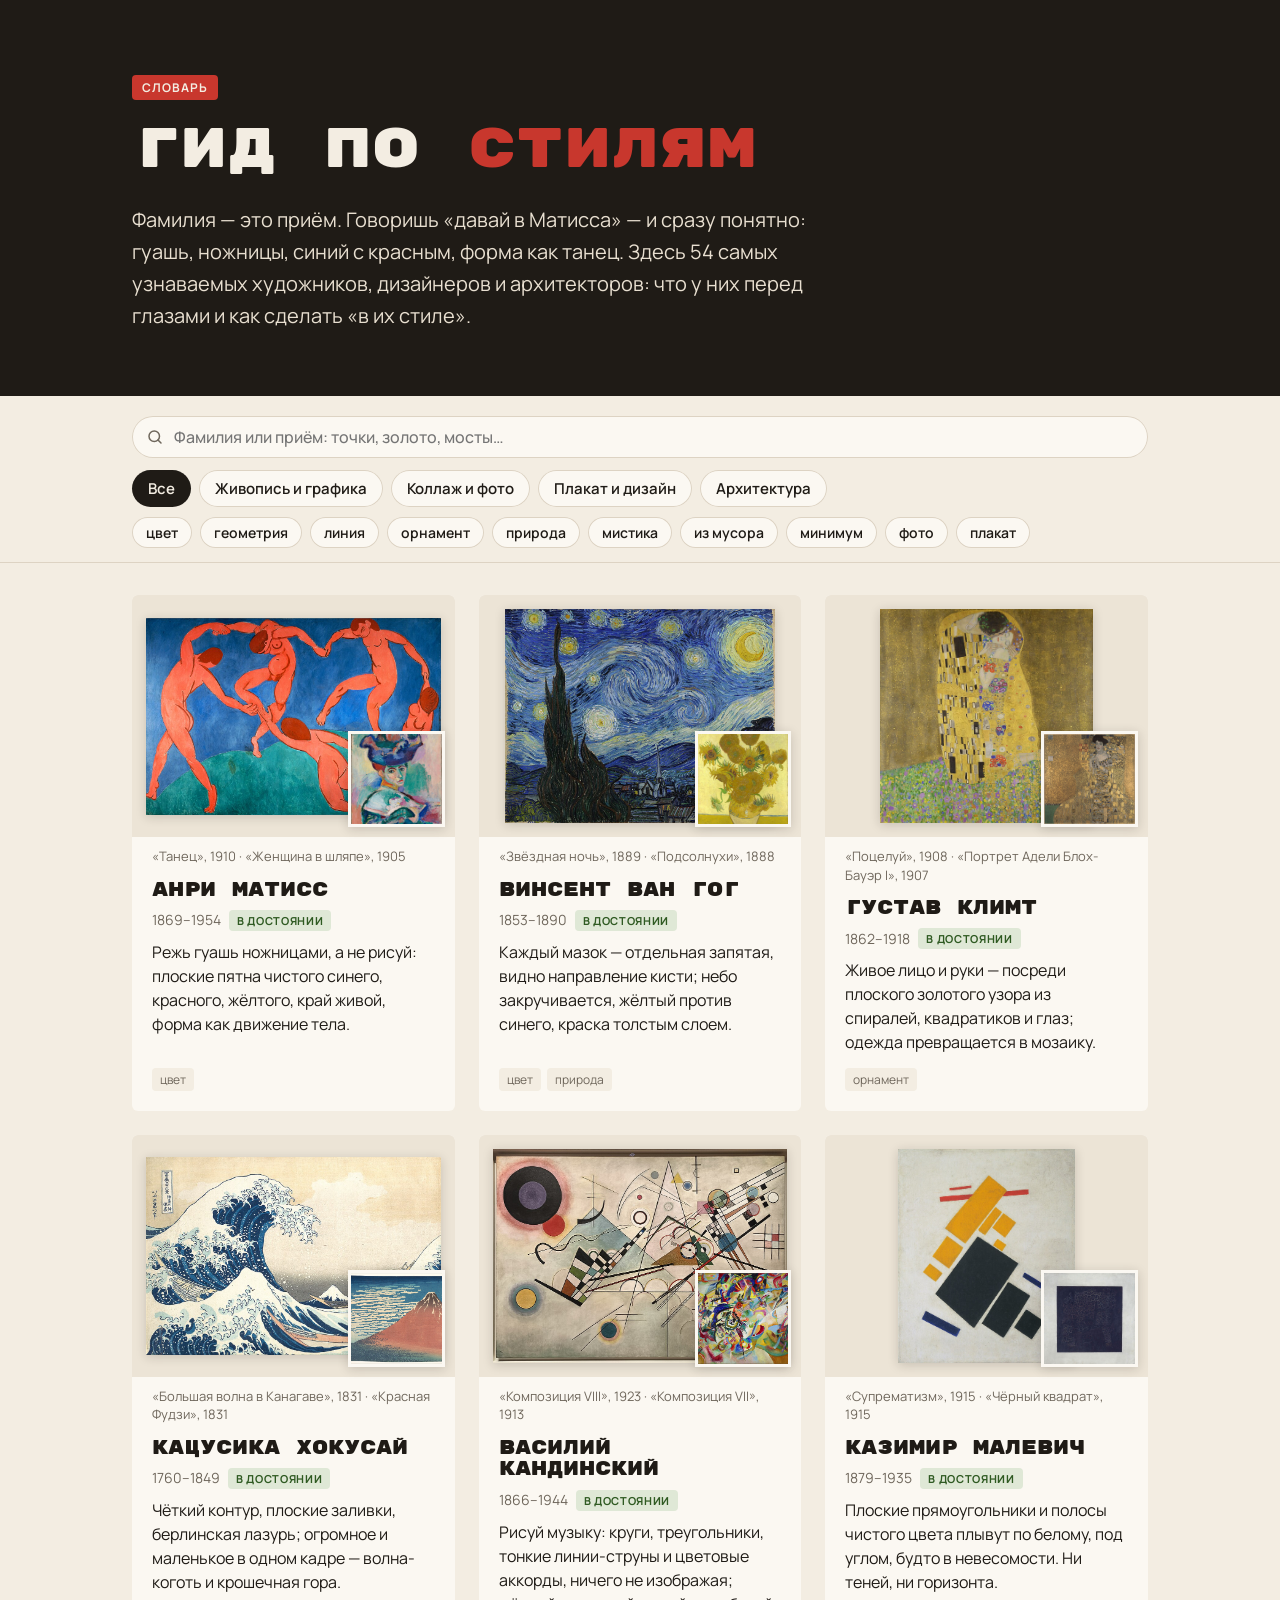
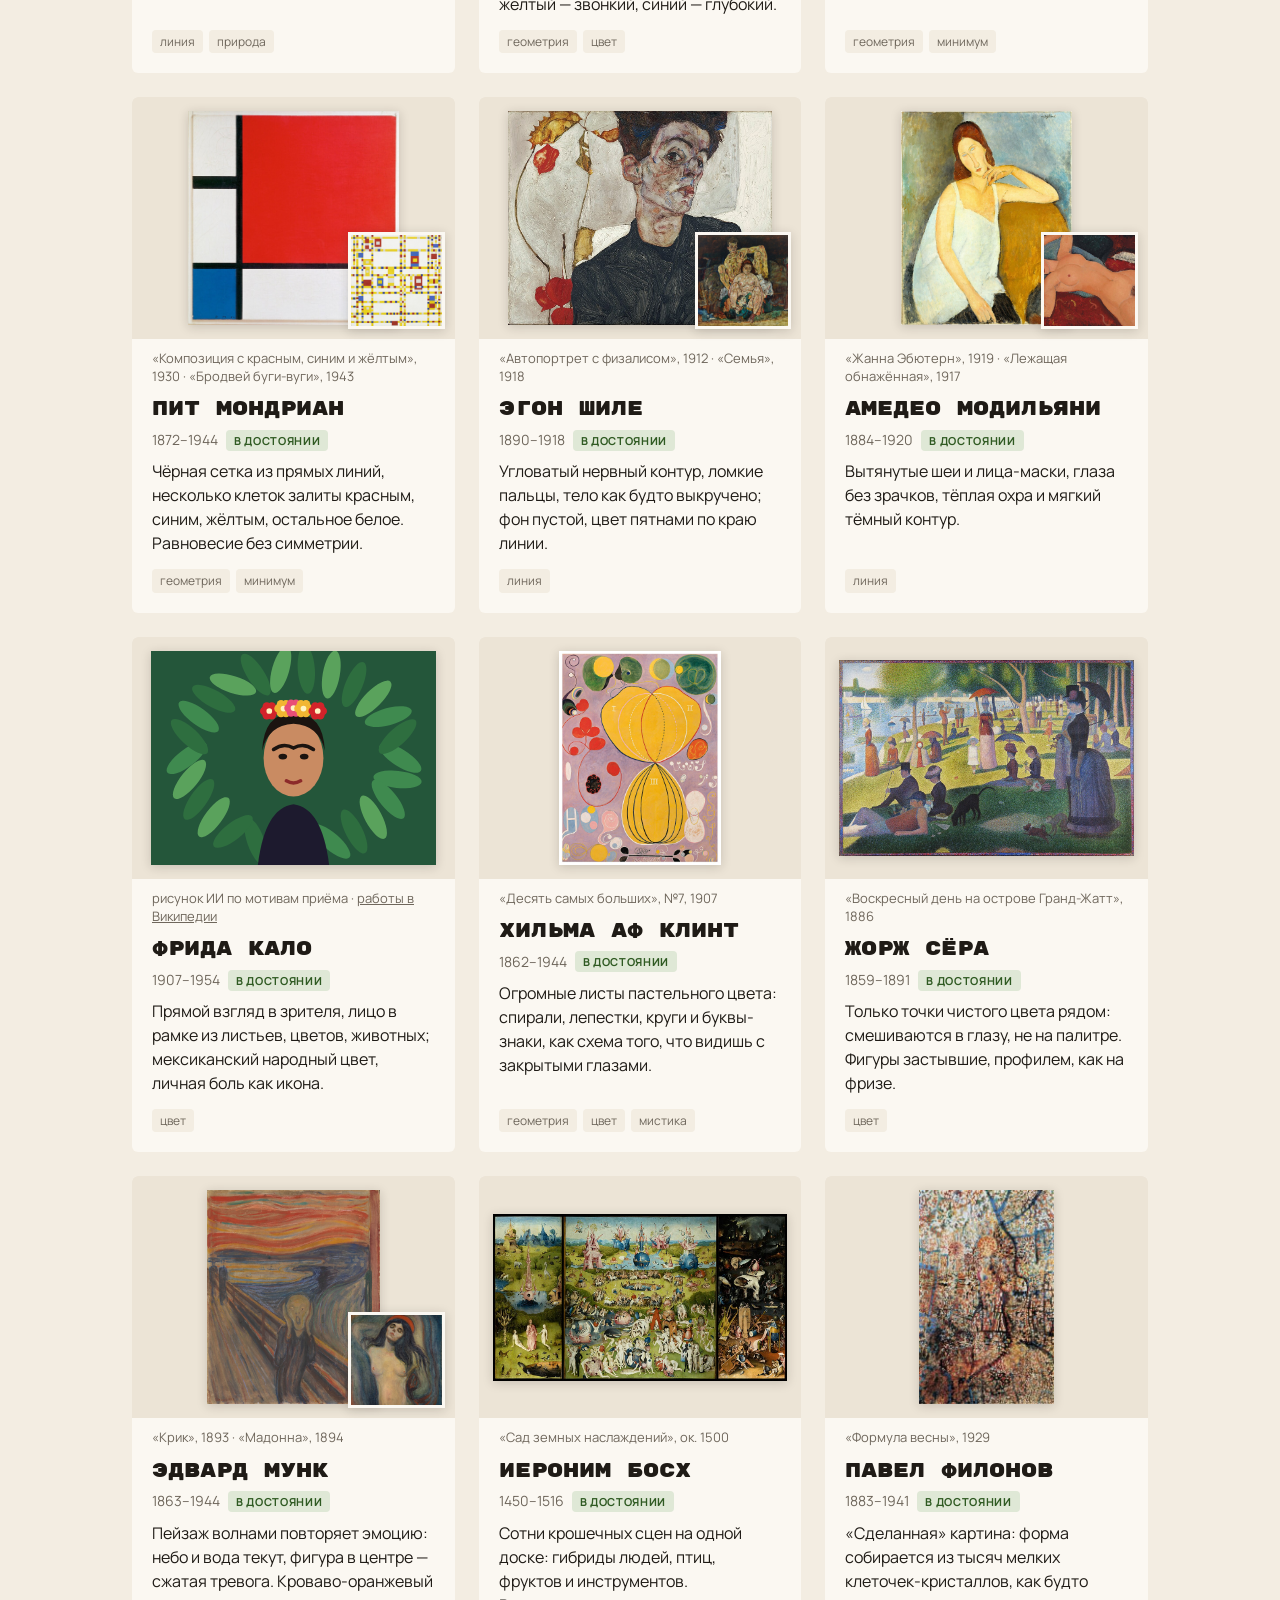
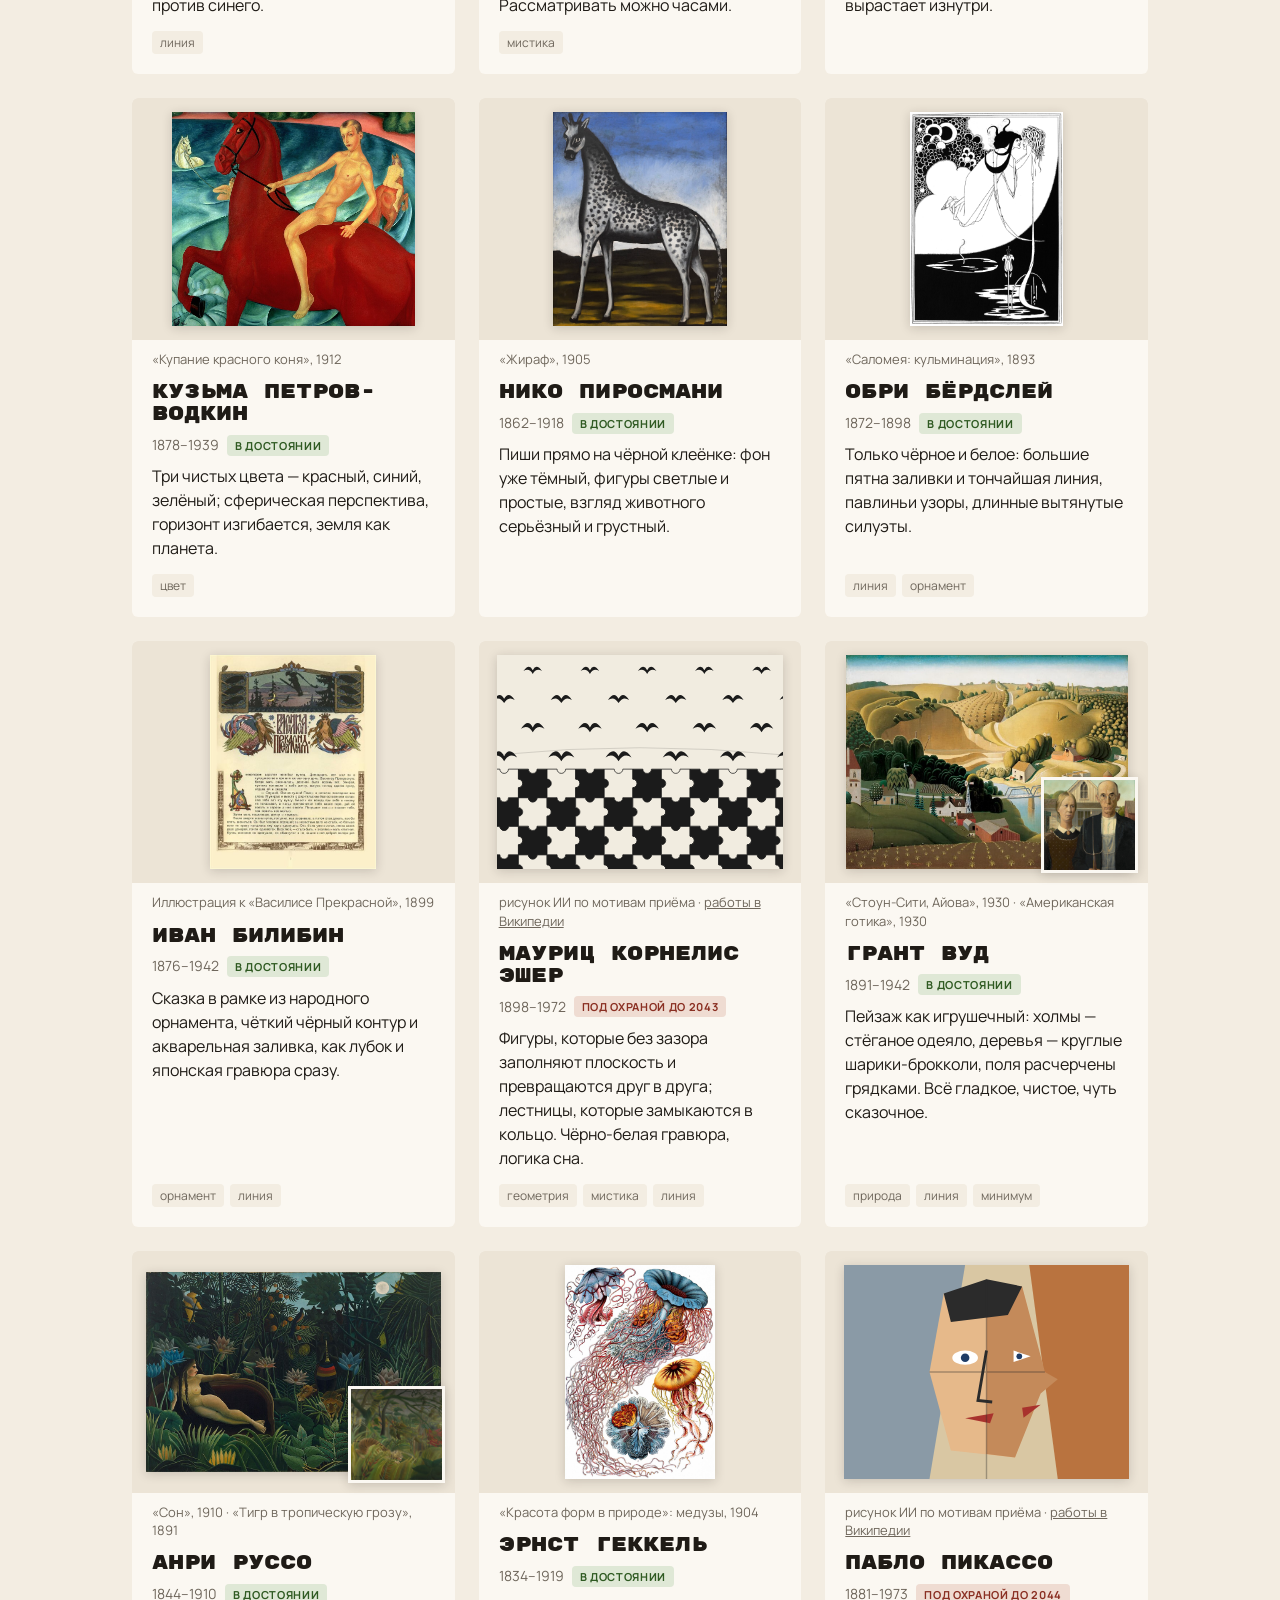
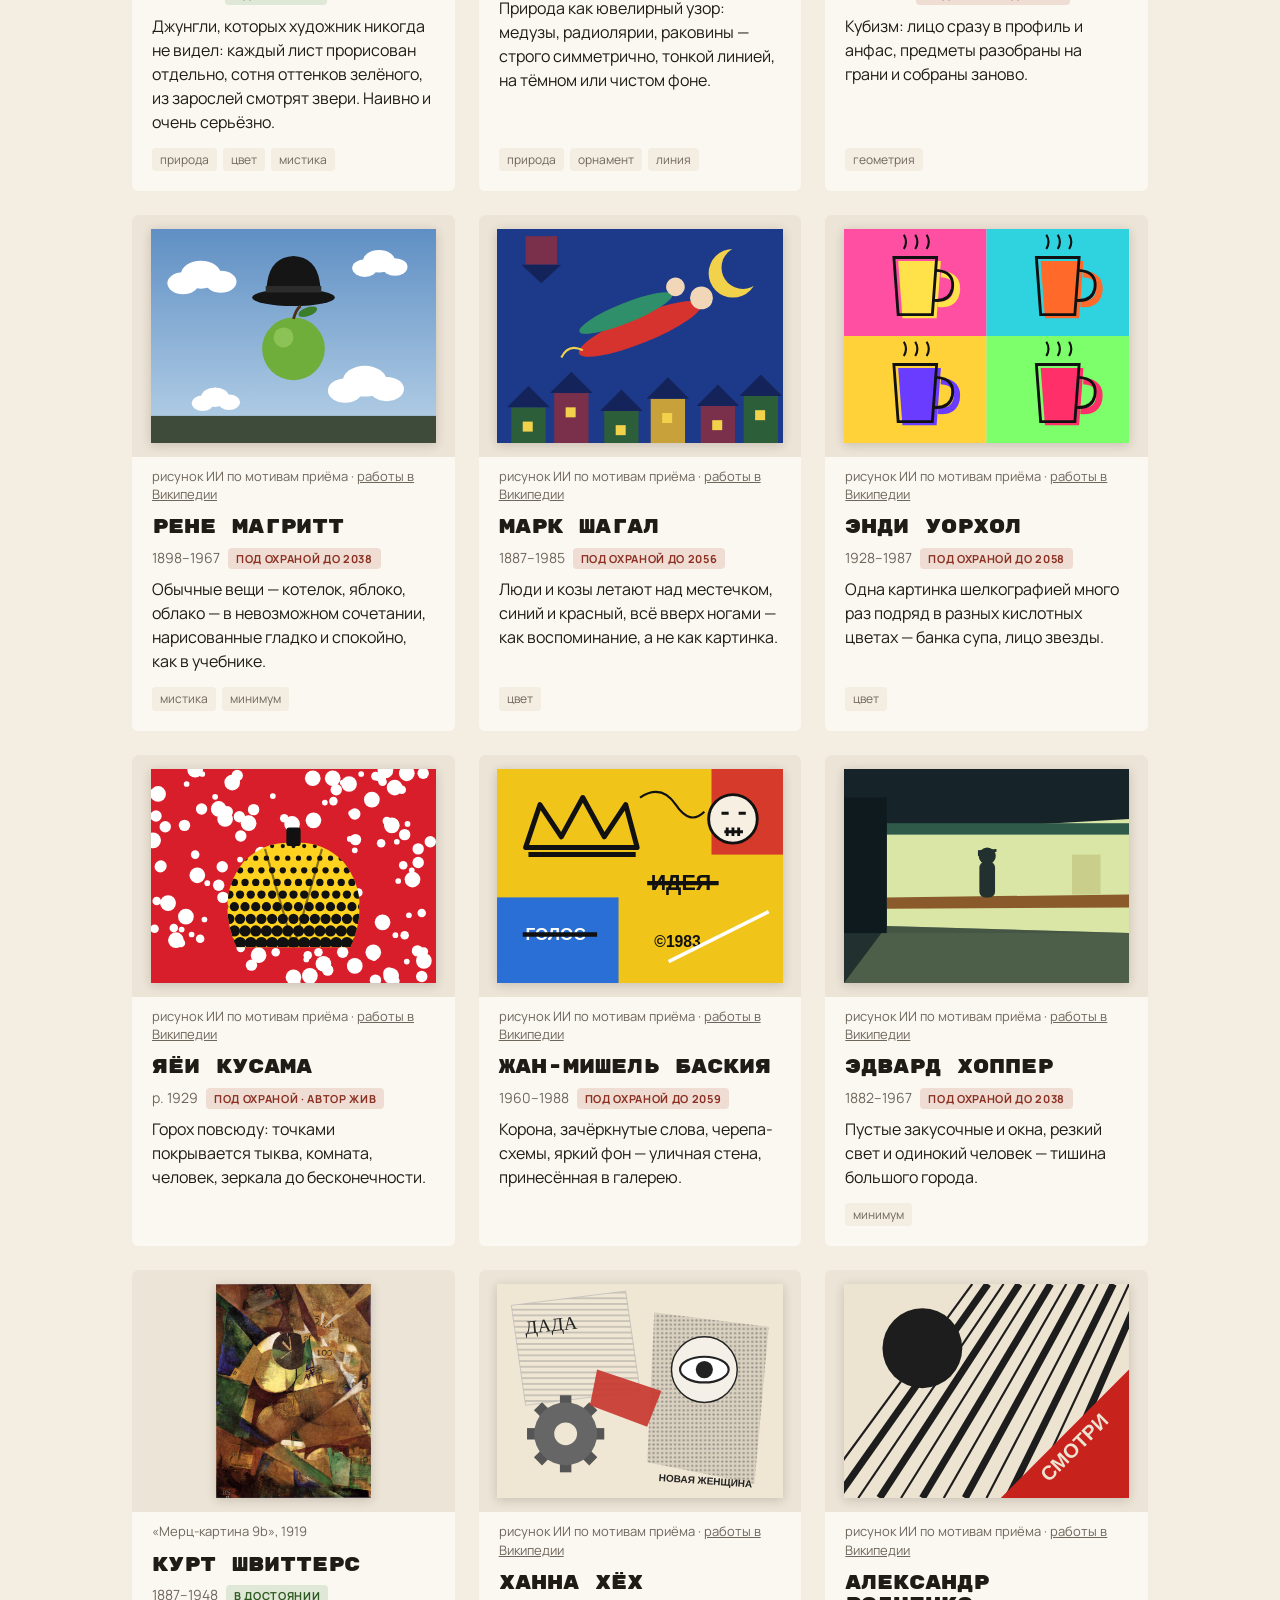
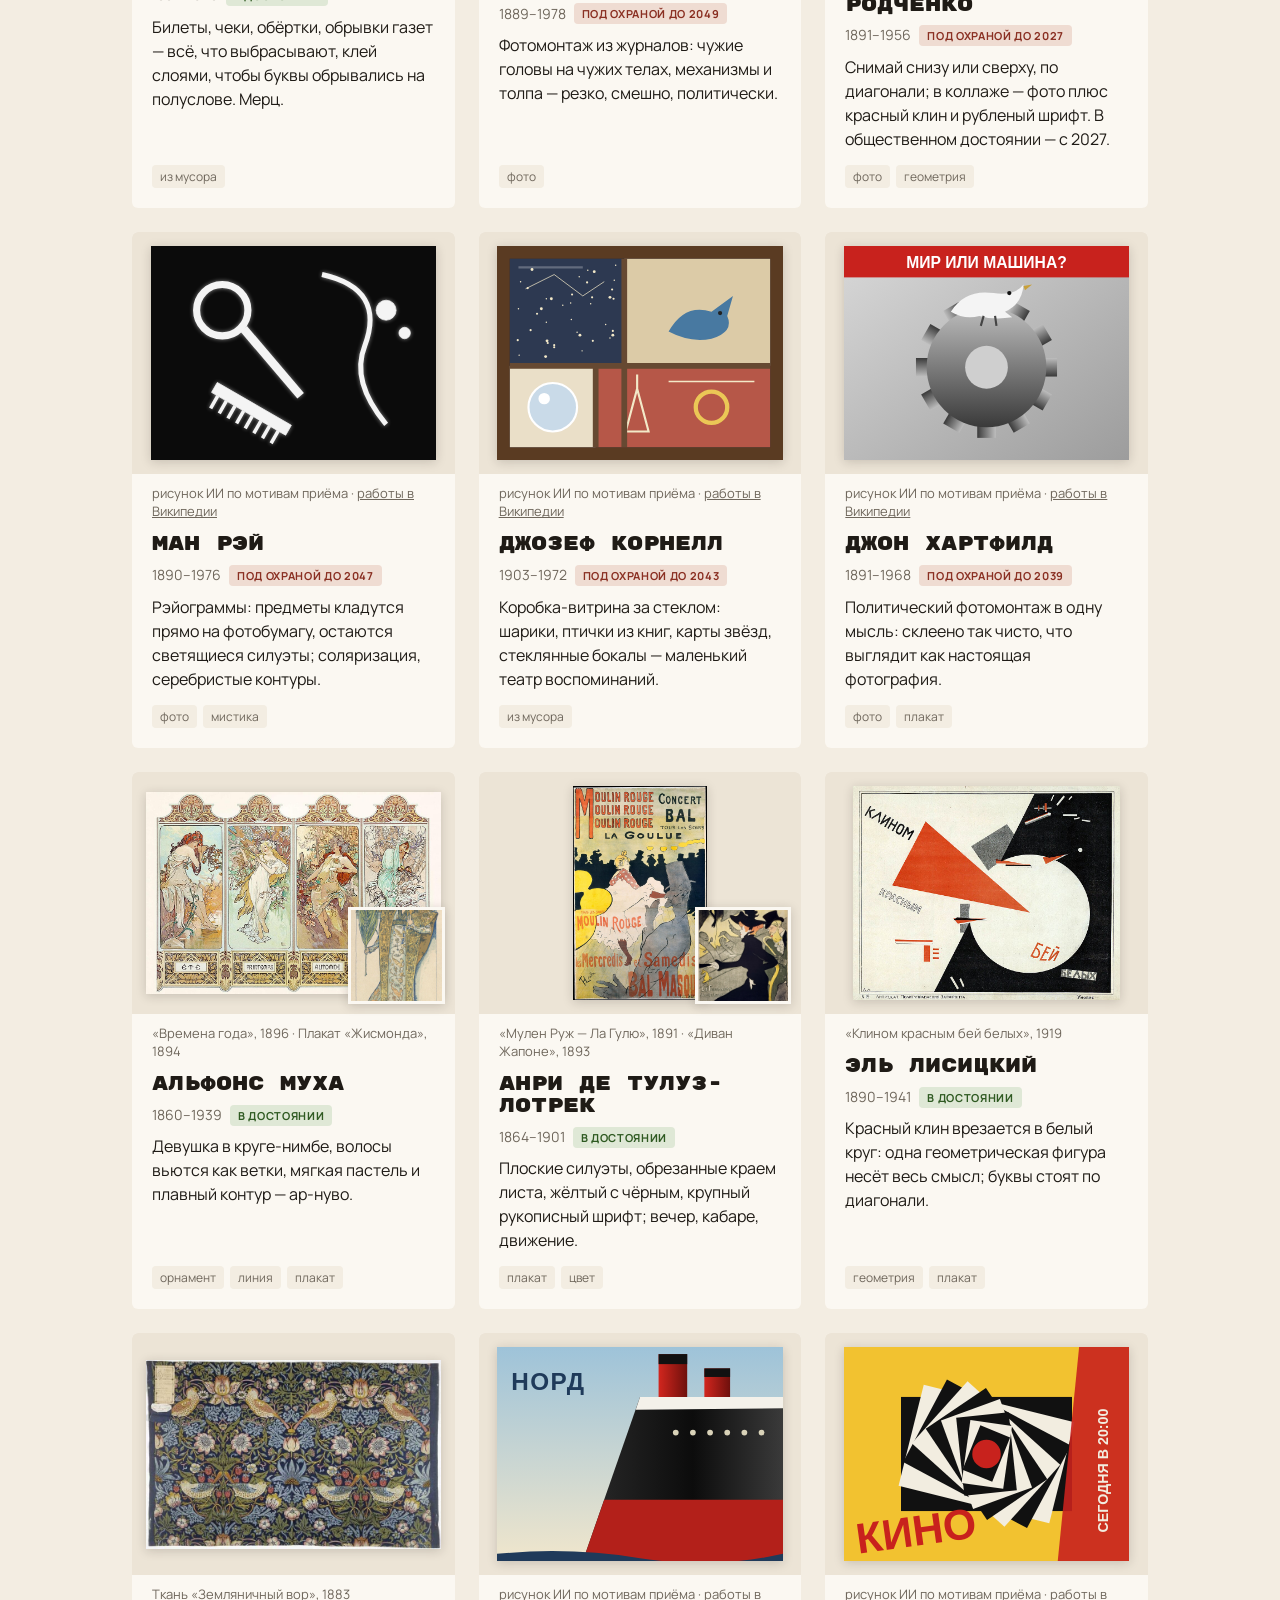
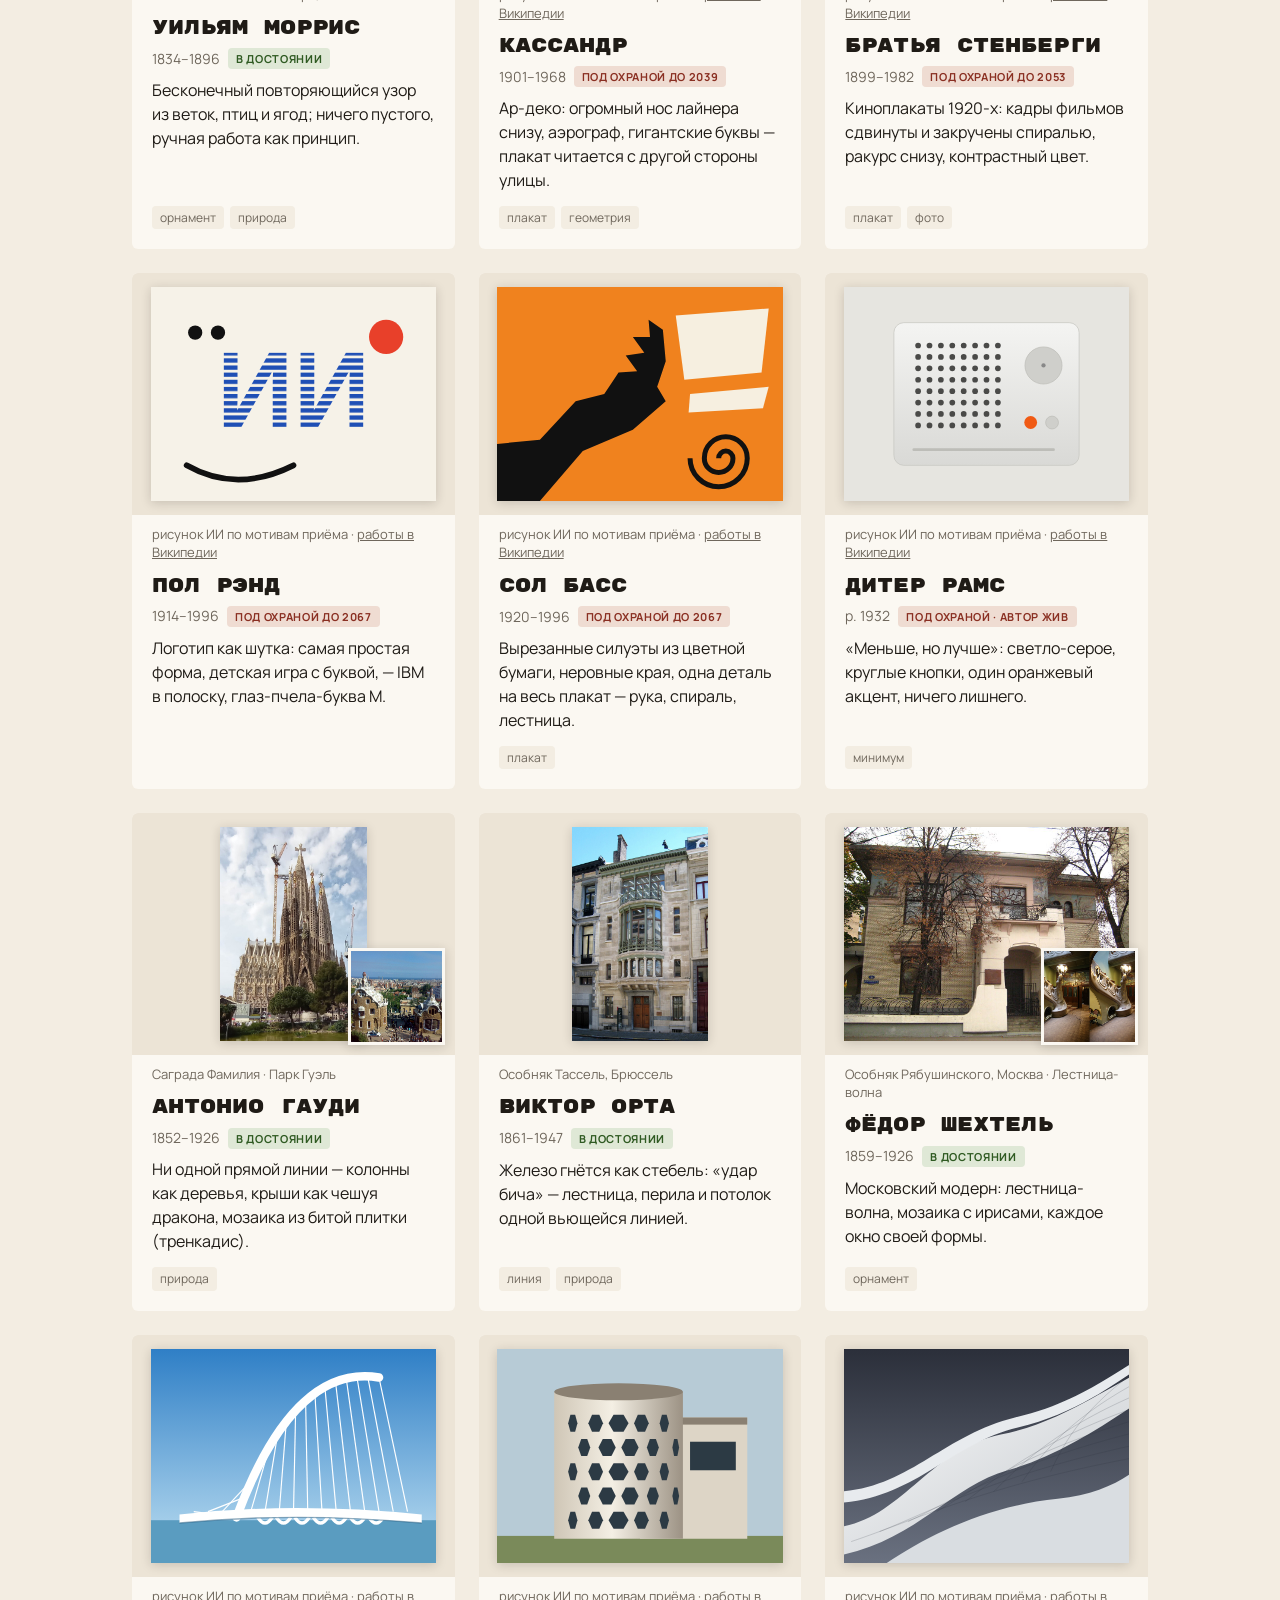
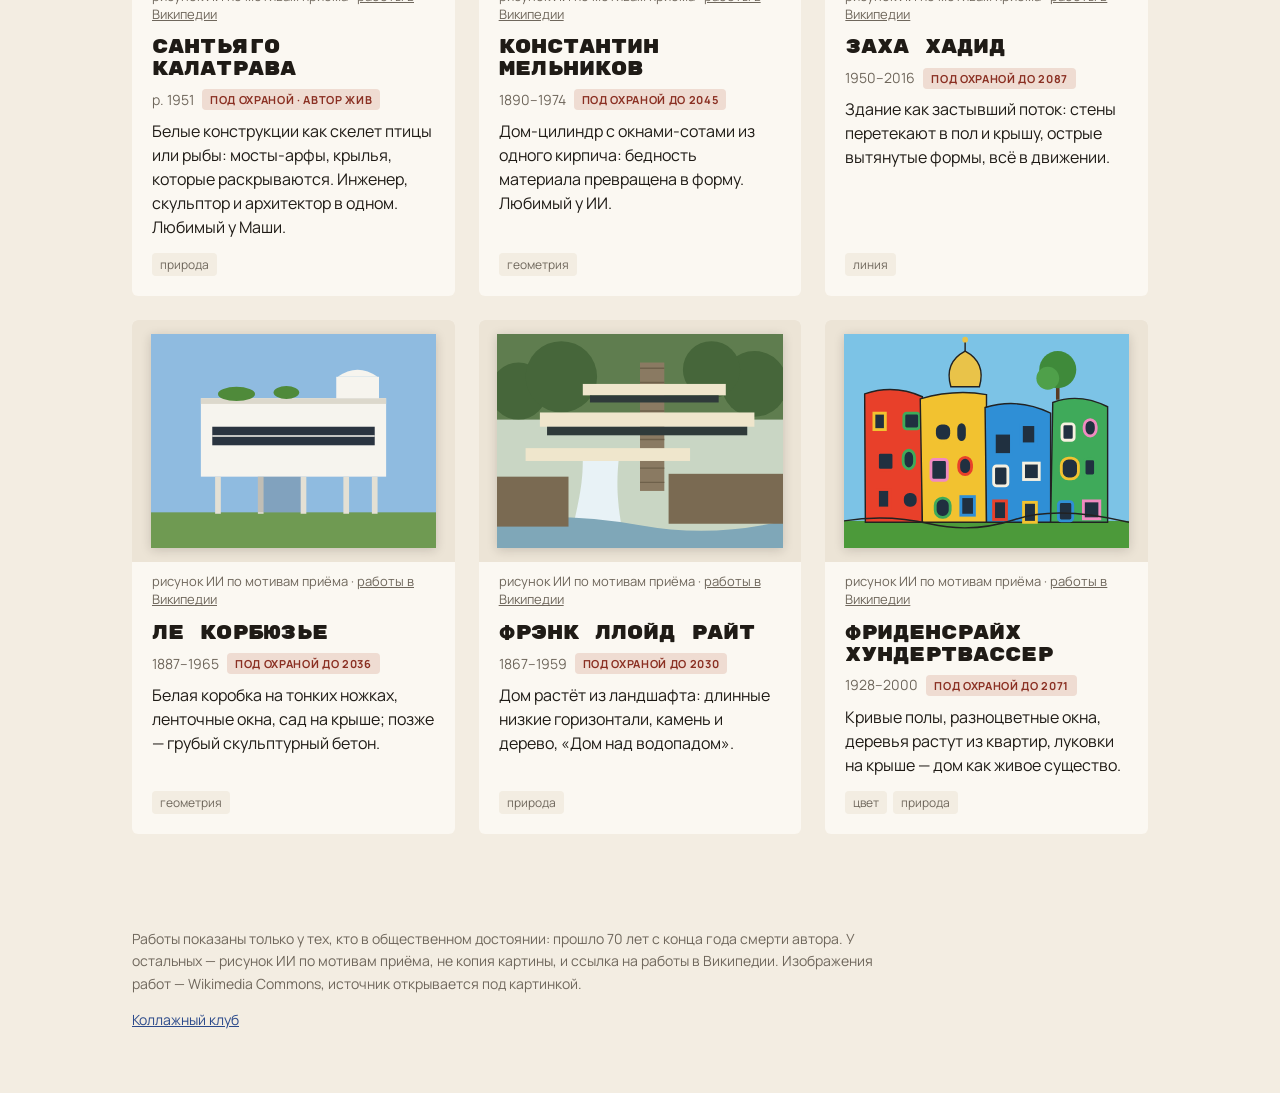
<file: stili.html>
<!doctype html>
<html lang="ru">
<head>
<meta charset="utf-8">
<meta name="viewport" content="width=device-width, initial-scale=1">
<meta name="robots" content="noindex">
<title>Гид по стилям</title>
<meta property="og:title" content="Гид по стилям · фамилия = приём">
<meta property="og:image" content="img/stili/matisse-1.jpg">
<link rel="preconnect" href="https://fonts.googleapis.com">
<link href="https://fonts.googleapis.com/css2?family=Manrope:wght@400;600;700&family=Rubik+Mono+One&display=swap" rel="stylesheet">
<link rel="stylesheet" href="style.css">
<style>
header.hero{background:var(--ink);color:var(--paper);padding:72px 0 64px}
.hero h1{font-size:56px;margin:18px 0 22px}
.hero h1 span{color:var(--red)}
.hero p{max-width:700px;font-size:20px;margin:0;color:#e8dfd0}
.bar{position:sticky;top:0;z-index:5;background:var(--paper);padding:20px 0 14px;border-bottom:1px solid var(--line)}
.find{display:block;position:relative;margin-bottom:12px}
.find svg{position:absolute;left:14px;top:50%;width:18px;height:18px;margin-top:-9px;color:var(--mute);pointer-events:none}
.find input{width:100%;border:0;border-radius:999px;padding:10px 16px 10px 42px;background:var(--card);box-shadow:inset 0 0 0 1px var(--line);font:500 16px "Manrope",sans-serif;color:var(--ink);outline:none}
.find input:focus{box-shadow:inset 0 0 0 1.5px var(--ink)}
.row{display:flex;flex-wrap:wrap;gap:8px}
.row+.row{margin-top:10px}
.chip{border:0;border-radius:999px;padding:8px 16px;background:var(--card);box-shadow:inset 0 0 0 1px var(--line);color:var(--ink);font:600 15px "Manrope",sans-serif;cursor:pointer}
.chip:hover{box-shadow:inset 0 0 0 1.5px var(--ink)}
.chip.on{background:var(--ink);color:var(--paper);box-shadow:none}
.chip.t{font-size:14px;padding:6px 14px}
.chip.t.on{background:var(--red)}
main{padding:32px 0 8px}
.grid{display:grid;grid-template-columns:repeat(3,minmax(0,1fr));gap:24px}
.card{background:var(--card);border-radius:6px;overflow:hidden;display:flex;flex-direction:column}
.card[hidden]{display:none}
.ph{aspect-ratio:4/3;position:relative;background:#ece4d6;display:block;text-decoration:none}
.ph img{position:absolute;inset:14px;margin:auto;max-width:calc(100% - 28px);max-height:calc(100% - 28px);box-shadow:0 2px 10px rgba(31,27,22,.18);cursor:zoom-in}
.ph img.mini{inset:auto 10px 10px auto;width:30%;max-width:30%;max-height:40%;object-fit:cover;aspect-ratio:1;border:3px solid var(--card)}
.ph.none{background:var(--ink);color:var(--paper);display:flex;flex-direction:column;justify-content:flex-end;padding:20px}
.ph.none span{font:400 28px/1.1 "Rubik Mono One",sans-serif}
.ph.none span.long{font-size:20px}
.ph.none em{font:600 14px "Manrope",sans-serif;font-style:normal;color:var(--ochre);margin-top:10px;display:flex;align-items:center;gap:6px}
.ph.none em svg{width:16px;height:16px}
.ph.none:hover em{text-decoration:underline}
.cap{margin:0;padding:10px 20px 0;font-size:13px;color:var(--mute);line-height:1.4}
.cap a{color:var(--mute)}
.body{padding:14px 20px 20px;display:flex;flex-direction:column;gap:8px;flex:1}
.body h3{font-size:19px}
.yrs{margin:0;font-size:14px;color:var(--mute);display:flex;flex-wrap:wrap;gap:8px;align-items:center}
.st{font:700 11px "Manrope",sans-serif;letter-spacing:.06em;text-transform:uppercase;padding:3px 8px;border-radius:4px}
.st.pd{background:#dfe8d6;color:#2f5a22}
.st.cr{background:#efdcd2;color:#8a2f22}
.how{margin:0;font-size:16px;line-height:1.5}
.tags{margin:auto 0 0;display:flex;flex-wrap:wrap;gap:6px;padding-top:6px}
.tags span{font-size:12px;color:var(--mute);background:var(--paper);border-radius:4px;padding:2px 8px}
.empty{display:none;color:var(--mute);padding:40px 0}
footer{padding:72px 0 48px;color:var(--mute);font-size:14px}
footer p{max-width:760px}
.lb{position:fixed;inset:0;background:rgba(20,17,13,.94);display:none;flex-direction:column;align-items:center;justify-content:center;gap:14px;z-index:10;padding:56px 72px 32px}
.lb.on{display:flex}
.lb img{max-width:100%;max-height:calc(100% - 40px);object-fit:contain;cursor:zoom-out;box-shadow:0 8px 40px rgba(0,0,0,.5)}
.lb p{margin:0;color:#e8dfd0;font-size:15px;text-align:center}
.lb p a{color:var(--ochre)}
.lb button{position:absolute;top:16px;right:16px;border:0;background:rgba(243,237,226,.12);color:var(--paper);width:48px;height:48px;border-radius:50%;display:flex;align-items:center;justify-content:center;cursor:pointer}
.lb button:hover{background:rgba(243,237,226,.24)}
.lb button svg{width:22px;height:22px}
@media (max-width:980px){
.grid{grid-template-columns:repeat(2,minmax(0,1fr))}
}
@media (max-width:820px){
.wrap{padding:0 16px}
.hero{padding:48px 0 40px}
.hero h1{font-size:28px}
.hero p{font-size:17px}
.bar{position:static}
.row{flex-wrap:nowrap;overflow-x:auto;margin:0 -16px;padding:0 16px;scrollbar-width:none}
.row::-webkit-scrollbar{display:none}
.chip{flex:none}
.grid{grid-template-columns:1fr;gap:16px}
.lb{padding:64px 8px 24px}
}
</style>
</head>
<body>
<header class="hero">
<div class="wrap">
<span class="tag red">словарь</span>
<h1>Гид по <span>стилям</span></h1>
<p>Фамилия — это приём. Говоришь «давай в Матисса» — и сразу понятно: гуашь, ножницы, синий с красным, форма как танец. Здесь 54 самых узнаваемых художников, дизайнеров и архитекторов: что у них перед глазами и как сделать «в их стиле».</p>
</div>
</header>

<div class="bar">
<div class="wrap">
<label class="find"><svg viewBox="0 0 24 24" fill="none" stroke="currentColor" stroke-width="2" stroke-linecap="round"><circle cx="11" cy="11" r="7"/><path d="m20 20-4-4"/></svg><input type="search" placeholder="Фамилия или приём: точки, золото, мосты…" aria-label="Поиск"></label>
<div class="row"><button class="chip on" data-sec="">Все</button><button class="chip" data-sec="paint">Живопись и графика</button><button class="chip" data-sec="collage">Коллаж и фото</button><button class="chip" data-sec="design">Плакат и дизайн</button><button class="chip" data-sec="arch">Архитектура</button></div>
<div class="row"><button class="chip t" data-tag="цвет">цвет</button><button class="chip t" data-tag="геометрия">геометрия</button><button class="chip t" data-tag="линия">линия</button><button class="chip t" data-tag="орнамент">орнамент</button><button class="chip t" data-tag="природа">природа</button><button class="chip t" data-tag="мистика">мистика</button><button class="chip t" data-tag="из мусора">из мусора</button><button class="chip t" data-tag="минимум">минимум</button><button class="chip t" data-tag="фото">фото</button><button class="chip t" data-tag="плакат">плакат</button></div>
</div>
</div>

<main>
<div class="wrap">
<div class="grid">
<article class="card" data-sec="paint" data-tags="цвет" data-q="анри матисс режь гуашь ножницами, а не рисуй: плоские пятна чистого синего, красного, желтого, край живой, форма как движение тела. цвет вырезка танец «танец», 1910 «женщина в шляпе», 1905"><div class="ph"><img src="img/stili/matisse-1.jpg" alt="«Танец», 1910" data-cap="«Танец», 1910" data-src="https://commons.wikimedia.org/wiki/File:Henri_Matisse_-_Dance_II_%28Hermitage_Museum%29.jpg" loading="lazy"><img src="img/stili/matisse-2.jpg" alt="«Женщина в шляпе», 1905" data-cap="«Женщина в шляпе», 1905" data-src="https://commons.wikimedia.org/wiki/File:Matisse-Woman-with-a-Hat.jpg" loading="lazy" class="mini"></div><p class="cap">«Танец», 1910 · «Женщина в шляпе», 1905</p><div class="body"><h3>Анри Матисс</h3><p class="yrs">1869–1954 <span class="st pd">в достоянии</span></p><p class="how">Режь гуашь ножницами, а не рисуй: плоские пятна чистого синего, красного, жёлтого, край живой, форма как движение тела.</p><p class="tags"><span>цвет</span></p></div></article>
<article class="card" data-sec="paint" data-tags="цвет|природа" data-q="винсент ван гог каждый мазок — отдельная запятая, видно направление кисти; небо закручивается, желтый против синего, краска толстым слоем. цвет мазок природа «звездная ночь», 1889 «подсолнухи», 1888"><div class="ph"><img src="img/stili/vangogh-1.jpg" alt="«Звёздная ночь», 1889" data-cap="«Звёздная ночь», 1889" data-src="https://commons.wikimedia.org/wiki/File:Van_Gogh_-_Starry_Night_-_Google_Art_Project.jpg" loading="lazy"><img src="img/stili/vangogh-2.jpg" alt="«Подсолнухи», 1888" data-cap="«Подсолнухи», 1888" data-src="https://commons.wikimedia.org/wiki/File:Vincent_Willem_van_Gogh_127.jpg" loading="lazy" class="mini"></div><p class="cap">«Звёздная ночь», 1889 · «Подсолнухи», 1888</p><div class="body"><h3>Винсент ван Гог</h3><p class="yrs">1853–1890 <span class="st pd">в достоянии</span></p><p class="how">Каждый мазок — отдельная запятая, видно направление кисти; небо закручивается, жёлтый против синего, краска толстым слоем.</p><p class="tags"><span>цвет</span><span>природа</span></p></div></article>
<article class="card" data-sec="paint" data-tags="орнамент" data-q="густав климт живое лицо и руки — посреди плоского золотого узора из спиралей, квадратиков и глаз; одежда превращается в мозаику. орнамент золото «поцелуй», 1908 «портрет адели блох-бауэр i», 1907"><div class="ph"><img src="img/stili/klimt-1.jpg" alt="«Поцелуй», 1908" data-cap="«Поцелуй», 1908" data-src="https://commons.wikimedia.org/wiki/File:The_Kiss_-_Gustav_Klimt_-_Google_Cultural_Institute.jpg" loading="lazy"><img src="img/stili/klimt-2.jpg" alt="«Портрет Адели Блох-Бауэр I», 1907" data-cap="«Портрет Адели Блох-Бауэр I», 1907" data-src="https://commons.wikimedia.org/wiki/File:Gustav_Klimt%2C_1907%2C_Adele_Bloch-Bauer_I%2C_Neue_Galerie_New_York.jpg" loading="lazy" class="mini"></div><p class="cap">«Поцелуй», 1908 · «Портрет Адели Блох-Бауэр I», 1907</p><div class="body"><h3>Густав Климт</h3><p class="yrs">1862–1918 <span class="st pd">в достоянии</span></p><p class="how">Живое лицо и руки — посреди плоского золотого узора из спиралей, квадратиков и глаз; одежда превращается в мозаику.</p><p class="tags"><span>орнамент</span></p></div></article>
<article class="card" data-sec="paint" data-tags="линия|природа" data-q="кацусика хокусай четкий контур, плоские заливки, берлинская лазурь; огромное и маленькое в одном кадре — волна-коготь и крошечная гора. линия природа гравюра «большая волна в канагаве», 1831 «красная фудзи», 1831"><div class="ph"><img src="img/stili/hokusai-1.jpg" alt="«Большая волна в Канагаве», 1831" data-cap="«Большая волна в Канагаве», 1831" data-src="https://commons.wikimedia.org/wiki/File:Tsunami_by_hokusai_19th_century.jpg" loading="lazy"><img src="img/stili/hokusai-2.jpg" alt="«Красная Фудзи», 1831" data-cap="«Красная Фудзи», 1831" data-src="https://commons.wikimedia.org/wiki/File:%E3%80%8C%E5%AF%8C%E5%B6%BD%E4%B8%89%E5%8D%81%E5%85%AD%E6%99%AF_%E5%87%B1%E9%A2%A8%E5%BF%AB%E6%99%B4%E3%80%8D-South_Wind%2C_Clear_Sky_%28Gaif%C5%AB_kaisei%29%2C_also_known_as_Red_Fuji%2C_from_the_series_Thirty-six_Views_of_Mount_Fuji_%28Fugaku_sanj%C5%ABrokkei%29_MET_DP141062.jpg" loading="lazy" class="mini"></div><p class="cap">«Большая волна в Канагаве», 1831 · «Красная Фудзи», 1831</p><div class="body"><h3>Кацусика Хокусай</h3><p class="yrs">1760–1849 <span class="st pd">в достоянии</span></p><p class="how">Чёткий контур, плоские заливки, берлинская лазурь; огромное и маленькое в одном кадре — волна-коготь и крошечная гора.</p><p class="tags"><span>линия</span><span>природа</span></p></div></article>
<article class="card" data-sec="paint" data-tags="геометрия|цвет" data-q="василий кандинский рисуй музыку: круги, треугольники, тонкие линии-струны и цветовые аккорды, ничего не изображая; желтый — звонкий, синий — глубокий. геометрия цвет музыка «композиция viii», 1923 «композиция vii», 1913"><div class="ph"><img src="img/stili/kandinsky-1.jpg" alt="«Композиция VIII», 1923" data-cap="«Композиция VIII», 1923" data-src="https://commons.wikimedia.org/wiki/File:Kandinsky_-_Composition_8%2C_July_1923.jpg" loading="lazy"><img src="img/stili/kandinsky-2.jpg" alt="«Композиция VII», 1913" data-cap="«Композиция VII», 1913" data-src="https://commons.wikimedia.org/wiki/File:Composition_VII_-_Wassily_Kandinsky%2C_GAC.jpg" loading="lazy" class="mini"></div><p class="cap">«Композиция VIII», 1923 · «Композиция VII», 1913</p><div class="body"><h3>Василий Кандинский</h3><p class="yrs">1866–1944 <span class="st pd">в достоянии</span></p><p class="how">Рисуй музыку: круги, треугольники, тонкие линии-струны и цветовые аккорды, ничего не изображая; жёлтый — звонкий, синий — глубокий.</p><p class="tags"><span>геометрия</span><span>цвет</span></p></div></article>
<article class="card" data-sec="paint" data-tags="геометрия|минимум" data-q="казимир малевич плоские прямоугольники и полосы чистого цвета плывут по белому, под углом, будто в невесомости. ни теней, ни горизонта. геометрия минимум «супрематизм», 1915 «черный квадрат», 1915"><div class="ph"><img src="img/stili/malevich-1.jpg" alt="«Супрематизм», 1915" data-cap="«Супрематизм», 1915" data-src="https://commons.wikimedia.org/wiki/File:Suprematist_Composition_-_Airplane_Flying_%28Malevich%2C_1915%29.jpg" loading="lazy"><img src="img/stili/malevich-2.jpg" alt="«Чёрный квадрат», 1915" data-cap="«Чёрный квадрат», 1915" data-src="https://commons.wikimedia.org/wiki/File:Kazimir_Malevich%2C_1915%2C_Black_Suprematic_Square%2C_oil_on_linen_canvas%2C_79.5_x_79.5_cm%2C_Tretyakov_Gallery%2C_Moscow.jpg" loading="lazy" class="mini"></div><p class="cap">«Супрематизм», 1915 · «Чёрный квадрат», 1915</p><div class="body"><h3>Казимир Малевич</h3><p class="yrs">1879–1935 <span class="st pd">в достоянии</span></p><p class="how">Плоские прямоугольники и полосы чистого цвета плывут по белому, под углом, будто в невесомости. Ни теней, ни горизонта.</p><p class="tags"><span>геометрия</span><span>минимум</span></p></div></article>
<article class="card" data-sec="paint" data-tags="геометрия|минимум" data-q="пит мондриан черная сетка из прямых линий, несколько клеток залиты красным, синим, желтым, остальное белое. равновесие без симметрии. геометрия минимум «композиция с красным, синим и желтым», 1930 «бродвей буги-вуги», 1943"><div class="ph"><img src="img/stili/mondrian-1.jpg" alt="«Композиция с красным, синим и жёлтым», 1930" data-cap="«Композиция с красным, синим и жёлтым», 1930" data-src="https://commons.wikimedia.org/wiki/File:Piet_Mondriaan%2C_1930_-_Mondrian_Composition_II_in_Red%2C_Blue%2C_and_Yellow.jpg" loading="lazy"><img src="img/stili/mondrian-2.jpg" alt="«Бродвей буги-вуги», 1943" data-cap="«Бродвей буги-вуги», 1943" data-src="https://commons.wikimedia.org/wiki/File:Piet_Mondrian%2C_1942_-_Broadway_Boogie_Woogie.jpg" loading="lazy" class="mini"></div><p class="cap">«Композиция с красным, синим и жёлтым», 1930 · «Бродвей буги-вуги», 1943</p><div class="body"><h3>Пит Мондриан</h3><p class="yrs">1872–1944 <span class="st pd">в достоянии</span></p><p class="how">Чёрная сетка из прямых линий, несколько клеток залиты красным, синим, жёлтым, остальное белое. Равновесие без симметрии.</p><p class="tags"><span>геометрия</span><span>минимум</span></p></div></article>
<article class="card" data-sec="paint" data-tags="линия" data-q="эгон шиле угловатый нервный контур, ломкие пальцы, тело как будто выкручено; фон пустой, цвет пятнами по краю линии. линия нерв «автопортрет с физалисом», 1912 «семья», 1918"><div class="ph"><img src="img/stili/schiele-1.jpg" alt="«Автопортрет с физалисом», 1912" data-cap="«Автопортрет с физалисом», 1912" data-src="https://commons.wikimedia.org/wiki/File:Egon_Schiele_-_Self-Portrait_with_Physalis_-_Google_Art_Project.jpg" loading="lazy"><img src="img/stili/schiele-2.jpg" alt="«Семья», 1918" data-cap="«Семья», 1918" data-src="https://commons.wikimedia.org/wiki/File:Egon_Schiele_-_Kauerndes_Menschenpaar_%28Die_Familie%29_-_4277_-_%C3%96sterreichische_Galerie_Belvedere.jpg" loading="lazy" class="mini"></div><p class="cap">«Автопортрет с физалисом», 1912 · «Семья», 1918</p><div class="body"><h3>Эгон Шиле</h3><p class="yrs">1890–1918 <span class="st pd">в достоянии</span></p><p class="how">Угловатый нервный контур, ломкие пальцы, тело как будто выкручено; фон пустой, цвет пятнами по краю линии.</p><p class="tags"><span>линия</span></p></div></article>
<article class="card" data-sec="paint" data-tags="линия" data-q="амедео модильяни вытянутые шеи и лица-маски, глаза без зрачков, теплая охра и мягкий темный контур. портрет линия «жанна эбютерн», 1919 «лежащая обнаженная», 1917"><div class="ph"><img src="img/stili/modigliani-1.jpg" alt="«Жанна Эбютерн», 1919" data-cap="«Жанна Эбютерн», 1919" data-src="https://commons.wikimedia.org/wiki/File:Amedeo_Modigliani%2C_1919%2C_Jeanne_H%C3%A9buterne%2C_oil_on_canvas%2C_91.4_x_73_cm%2C_Metropolitan_Museum_of_Art.jpg" loading="lazy"><img src="img/stili/modigliani-2.jpg" alt="«Лежащая обнажённая», 1917" data-cap="«Лежащая обнажённая», 1917" data-src="https://commons.wikimedia.org/wiki/File:Modigliani_-_Nu_couch%C3%A9.jpg" loading="lazy" class="mini"></div><p class="cap">«Жанна Эбютерн», 1919 · «Лежащая обнажённая», 1917</p><div class="body"><h3>Амедео Модильяни</h3><p class="yrs">1884–1920 <span class="st pd">в достоянии</span></p><p class="how">Вытянутые шеи и лица-маски, глаза без зрачков, тёплая охра и мягкий тёмный контур.</p><p class="tags"><span>линия</span></p></div></article>
<article class="card" data-sec="paint" data-tags="цвет" data-q="фрида кало прямой взгляд в зрителя, лицо в рамке из листьев, цветов, животных; мексиканский народный цвет, личная боль как икона. цвет фольклор портрет "><div class="ph"><img src="img/stili/ai/kahlo.svg" alt="рисунок ИИ по мотивам приёма" data-cap="Фрида Кало · рисунок ИИ по мотивам приёма" data-src="https://ru.wikipedia.org/wiki/%D0%9A%D0%B0%D0%BB%D0%BE%2C_%D0%A4%D1%80%D0%B8%D0%B4%D0%B0" data-lbl="работы в Википедии" loading="lazy"></div><p class="cap">рисунок ИИ по мотивам приёма · <a href="https://ru.wikipedia.org/wiki/%D0%9A%D0%B0%D0%BB%D0%BE%2C_%D0%A4%D1%80%D0%B8%D0%B4%D0%B0" target="_blank" rel="noopener">работы в Википедии</a></p><div class="body"><h3>Фрида Кало</h3><p class="yrs">1907–1954 <span class="st pd">в достоянии</span></p><p class="how">Прямой взгляд в зрителя, лицо в рамке из листьев, цветов, животных; мексиканский народный цвет, личная боль как икона.</p><p class="tags"><span>цвет</span></p></div></article>
<article class="card" data-sec="paint" data-tags="геометрия|цвет|мистика" data-q="хильма аф клинт огромные листы пастельного цвета: спирали, лепестки, круги и буквы-знаки, как схема того, что видишь с закрытыми глазами. геометрия цвет мистика «десять самых больших», №7, 1907"><div class="ph"><img src="img/stili/klint-1.jpg" alt="«Десять самых больших», №7, 1907" data-cap="«Десять самых больших», №7, 1907" data-src="https://commons.wikimedia.org/wiki/File:Hilma_af_Klint_-_The_Ten_Largest_No._7_-_Adulthood_-_1907.jpg" loading="lazy"></div><p class="cap">«Десять самых больших», №7, 1907</p><div class="body"><h3>Хильма аф Клинт</h3><p class="yrs">1862–1944 <span class="st pd">в достоянии</span></p><p class="how">Огромные листы пастельного цвета: спирали, лепестки, круги и буквы-знаки, как схема того, что видишь с закрытыми глазами.</p><p class="tags"><span>геометрия</span><span>цвет</span><span>мистика</span></p></div></article>
<article class="card" data-sec="paint" data-tags="цвет" data-q="жорж сера только точки чистого цвета рядом: смешиваются в глазу, не на палитре. фигуры застывшие, профилем, как на фризе. точка цвет «воскресный день на острове гранд-жатт», 1886"><div class="ph"><img src="img/stili/seurat-1.jpg" alt="«Воскресный день на острове Гранд-Жатт», 1886" data-cap="«Воскресный день на острове Гранд-Жатт», 1886" data-src="https://commons.wikimedia.org/wiki/File:A_Sunday_on_La_Grande_Jatte%2C_Georges_Seurat%2C_1884.jpg" loading="lazy"></div><p class="cap">«Воскресный день на острове Гранд-Жатт», 1886</p><div class="body"><h3>Жорж Сёра</h3><p class="yrs">1859–1891 <span class="st pd">в достоянии</span></p><p class="how">Только точки чистого цвета рядом: смешиваются в глазу, не на палитре. Фигуры застывшие, профилем, как на фризе.</p><p class="tags"><span>цвет</span></p></div></article>
<article class="card" data-sec="paint" data-tags="линия" data-q="эдвард мунк пейзаж волнами повторяет эмоцию: небо и вода текут, фигура в центре — сжатая тревога. кроваво-оранжевый против синего. нерв линия «крик», 1893 «мадонна», 1894"><div class="ph"><img src="img/stili/munch-1.jpg" alt="«Крик», 1893" data-cap="«Крик», 1893" data-src="https://commons.wikimedia.org/wiki/File:Edvard_Munch%2C_1893%2C_The_Scream%2C_oil%2C_tempera_and_pastel_on_cardboard%2C_91_x_73_cm%2C_National_Gallery_of_Norway.jpg" loading="lazy"><img src="img/stili/munch-2.jpg" alt="«Мадонна», 1894" data-cap="«Мадонна», 1894" data-src="https://commons.wikimedia.org/wiki/File:Edvard_Munch_-_Madonna_-_Google_Art_Project.jpg" loading="lazy" class="mini"></div><p class="cap">«Крик», 1893 · «Мадонна», 1894</p><div class="body"><h3>Эдвард Мунк</h3><p class="yrs">1863–1944 <span class="st pd">в достоянии</span></p><p class="how">Пейзаж волнами повторяет эмоцию: небо и вода текут, фигура в центре — сжатая тревога. Кроваво-оранжевый против синего.</p><p class="tags"><span>линия</span></p></div></article>
<article class="card" data-sec="paint" data-tags="мистика" data-q="иероним босх сотни крошечных сцен на одной доске: гибриды людей, птиц, фруктов и инструментов. рассматривать можно часами. мистика мелочи «сад земных наслаждений», ок. 1500"><div class="ph"><img src="img/stili/bosch-1.jpg" alt="«Сад земных наслаждений», ок. 1500" data-cap="«Сад земных наслаждений», ок. 1500" data-src="https://commons.wikimedia.org/wiki/File:The_Garden_of_earthly_delights.jpg" loading="lazy"></div><p class="cap">«Сад земных наслаждений», ок. 1500</p><div class="body"><h3>Иероним Босх</h3><p class="yrs">1450–1516 <span class="st pd">в достоянии</span></p><p class="how">Сотни крошечных сцен на одной доске: гибриды людей, птиц, фруктов и инструментов. Рассматривать можно часами.</p><p class="tags"><span>мистика</span></p></div></article>
<article class="card" data-sec="paint" data-tags="" data-q="павел филонов «сделанная» картина: форма собирается из тысяч мелких клеточек-кристаллов, как будто вырастает изнутри. мелочи мозаика «формула весны», 1929"><div class="ph"><img src="img/stili/filonov-1.jpg" alt="«Формула весны», 1929" data-cap="«Формула весны», 1929" data-src="https://commons.wikimedia.org/wiki/File:Filonov_-_formula-of-spring-1929.jpg" loading="lazy"></div><p class="cap">«Формула весны», 1929</p><div class="body"><h3>Павел Филонов</h3><p class="yrs">1883–1941 <span class="st pd">в достоянии</span></p><p class="how">«Сделанная» картина: форма собирается из тысяч мелких клеточек-кристаллов, как будто вырастает изнутри.</p><p class="tags"></p></div></article>
<article class="card" data-sec="paint" data-tags="цвет" data-q="кузьма петров-водкин три чистых цвета — красный, синий, зеленый; сферическая перспектива, горизонт изгибается, земля как планета. цвет икона «купание красного коня», 1912"><div class="ph"><img src="img/stili/petrov-1.jpg" alt="«Купание красного коня», 1912" data-cap="«Купание красного коня», 1912" data-src="https://commons.wikimedia.org/wiki/File:Bathing_of_a_Red_Horse_%28Petrov-Vodkin%29.jpg" loading="lazy"></div><p class="cap">«Купание красного коня», 1912</p><div class="body"><h3>Кузьма Петров-Водкин</h3><p class="yrs">1878–1939 <span class="st pd">в достоянии</span></p><p class="how">Три чистых цвета — красный, синий, зелёный; сферическая перспектива, горизонт изгибается, земля как планета.</p><p class="tags"><span>цвет</span></p></div></article>
<article class="card" data-sec="paint" data-tags="" data-q="нико пиросмани пиши прямо на черной клеенке: фон уже темный, фигуры светлые и простые, взгляд животного серьезный и грустный. наив фольклор «жираф», 1905"><div class="ph"><img src="img/stili/pirosmani-1.jpg" alt="«Жираф», 1905" data-cap="«Жираф», 1905" data-src="https://commons.wikimedia.org/wiki/File:Pirosmani_-_Giraffe.jpg" loading="lazy"></div><p class="cap">«Жираф», 1905</p><div class="body"><h3>Нико Пиросмани</h3><p class="yrs">1862–1918 <span class="st pd">в достоянии</span></p><p class="how">Пиши прямо на чёрной клеёнке: фон уже тёмный, фигуры светлые и простые, взгляд животного серьёзный и грустный.</p><p class="tags"></p></div></article>
<article class="card" data-sec="paint" data-tags="линия|орнамент" data-q="обри бердслей только черное и белое: большие пятна заливки и тончайшая линия, павлиньи узоры, длинные вытянутые силуэты. ч/б линия орнамент «саломея: кульминация», 1893"><div class="ph"><img src="img/stili/beardsley-1.jpg" alt="«Саломея: кульминация», 1893" data-cap="«Саломея: кульминация», 1893" data-src="https://commons.wikimedia.org/wiki/File:Aubrey_Beardsley_-_The_Climax.jpg" loading="lazy"></div><p class="cap">«Саломея: кульминация», 1893</p><div class="body"><h3>Обри Бёрдслей</h3><p class="yrs">1872–1898 <span class="st pd">в достоянии</span></p><p class="how">Только чёрное и белое: большие пятна заливки и тончайшая линия, павлиньи узоры, длинные вытянутые силуэты.</p><p class="tags"><span>линия</span><span>орнамент</span></p></div></article>
<article class="card" data-sec="paint" data-tags="орнамент|линия" data-q="иван билибин сказка в рамке из народного орнамента, четкий черный контур и акварельная заливка, как лубок и японская гравюра сразу. орнамент фольклор линия иллюстрация к «василисе прекрасной», 1899"><div class="ph"><img src="img/stili/bilibin-1.jpg" alt="Иллюстрация к «Василисе Прекрасной», 1899" data-cap="Иллюстрация к «Василисе Прекрасной», 1899" data-src="https://commons.wikimedia.org/wiki/File:Ivan_Bilibin_-_illustration-for-the-fairy-tale-vasilisa-the-beautiful-19001.jpg" loading="lazy"></div><p class="cap">Иллюстрация к «Василисе Прекрасной», 1899</p><div class="body"><h3>Иван Билибин</h3><p class="yrs">1876–1942 <span class="st pd">в достоянии</span></p><p class="how">Сказка в рамке из народного орнамента, чёткий чёрный контур и акварельная заливка, как лубок и японская гравюра сразу.</p><p class="tags"><span>орнамент</span><span>линия</span></p></div></article>
<article class="card" data-sec="paint" data-tags="геометрия|мистика|линия" data-q="мауриц корнелис эшер фигуры, которые без зазора заполняют плоскость и превращаются друг в друга; лестницы, которые замыкаются в кольцо. черно-белая гравюра, логика сна. геометрия мистика линия "><div class="ph"><img src="img/stili/ai/escher.svg" alt="рисунок ИИ по мотивам приёма" data-cap="Мауриц Корнелис Эшер · рисунок ИИ по мотивам приёма" data-src="https://ru.wikipedia.org/wiki/%D0%AD%D1%88%D0%B5%D1%80%2C_%D0%9C%D0%B0%D1%83%D1%80%D0%B8%D1%86_%D0%9A%D0%BE%D1%80%D0%BD%D0%B5%D0%BB%D0%B8%D1%81" data-lbl="работы в Википедии" loading="lazy"></div><p class="cap">рисунок ИИ по мотивам приёма · <a href="https://ru.wikipedia.org/wiki/%D0%AD%D1%88%D0%B5%D1%80%2C_%D0%9C%D0%B0%D1%83%D1%80%D0%B8%D1%86_%D0%9A%D0%BE%D1%80%D0%BD%D0%B5%D0%BB%D0%B8%D1%81" target="_blank" rel="noopener">работы в Википедии</a></p><div class="body"><h3>Мауриц Корнелис Эшер</h3><p class="yrs">1898–1972 <span class="st cr">под охраной до 2043</span></p><p class="how">Фигуры, которые без зазора заполняют плоскость и превращаются друг в друга; лестницы, которые замыкаются в кольцо. Чёрно-белая гравюра, логика сна.</p><p class="tags"><span>геометрия</span><span>мистика</span><span>линия</span></p></div></article>
<article class="card" data-sec="paint" data-tags="природа|линия|минимум" data-q="грант вуд пейзаж как игрушечный: холмы — стеганое одеяло, деревья — круглые шарики-брокколи, поля расчерчены грядками. все гладкое, чистое, чуть сказочное. природа линия минимум «стоун-сити, айова», 1930 «американская готика», 1930"><div class="ph"><img src="img/stili/wood-1.jpg" alt="«Стоун-Сити, Айова», 1930" data-cap="«Стоун-Сити, Айова», 1930" data-src="https://commons.wikimedia.org/wiki/File:Stone_City%2C_Iowa_by_Grant_Wood.jpg" loading="lazy"><img src="img/stili/wood-2.jpg" alt="«Американская готика», 1930" data-cap="«Американская готика», 1930" data-src="https://commons.wikimedia.org/wiki/File:Grant_Wood_-_American_Gothic_-_Google_Art_Project.jpg" loading="lazy" class="mini"></div><p class="cap">«Стоун-Сити, Айова», 1930 · «Американская готика», 1930</p><div class="body"><h3>Грант Вуд</h3><p class="yrs">1891–1942 <span class="st pd">в достоянии</span></p><p class="how">Пейзаж как игрушечный: холмы — стёганое одеяло, деревья — круглые шарики-брокколи, поля расчерчены грядками. Всё гладкое, чистое, чуть сказочное.</p><p class="tags"><span>природа</span><span>линия</span><span>минимум</span></p></div></article>
<article class="card" data-sec="paint" data-tags="природа|цвет|мистика" data-q="анри руссо джунгли, которых художник никогда не видел: каждый лист прорисован отдельно, сотня оттенков зеленого, из зарослей смотрят звери. наивно и очень серьезно. природа цвет мистика «сон», 1910 «тигр в тропическую грозу», 1891"><div class="ph"><img src="img/stili/rousseau-1.jpg" alt="«Сон», 1910" data-cap="«Сон», 1910" data-src="https://commons.wikimedia.org/wiki/File:Henri_Rousseau_-_Le_R%C3%AAve_-_Google_Art_Project.jpg" loading="lazy"><img src="img/stili/rousseau-2.jpg" alt="«Тигр в тропическую грозу», 1891" data-cap="«Тигр в тропическую грозу», 1891" data-src="https://commons.wikimedia.org/wiki/File:Henri_Rousseau_-_Surprise%21.jpg" loading="lazy" class="mini"></div><p class="cap">«Сон», 1910 · «Тигр в тропическую грозу», 1891</p><div class="body"><h3>Анри Руссо</h3><p class="yrs">1844–1910 <span class="st pd">в достоянии</span></p><p class="how">Джунгли, которых художник никогда не видел: каждый лист прорисован отдельно, сотня оттенков зелёного, из зарослей смотрят звери. Наивно и очень серьёзно.</p><p class="tags"><span>природа</span><span>цвет</span><span>мистика</span></p></div></article>
<article class="card" data-sec="paint" data-tags="природа|орнамент|линия" data-q="эрнст геккель природа как ювелирный узор: медузы, радиолярии, раковины — строго симметрично, тонкой линией, на темном или чистом фоне. природа орнамент линия «красота форм в природе»: медузы, 1904 радиолярии, 1904"><div class="ph"><img src="img/stili/haeckel-1.jpg" alt="«Красота форм в природе»: медузы, 1904" data-cap="«Красота форм в природе»: медузы, 1904" data-src="https://commons.wikimedia.org/wiki/File:Haeckel_Discomedusae_8.jpg" loading="lazy"></div><p class="cap">«Красота форм в природе»: медузы, 1904</p><div class="body"><h3>Эрнст Геккель</h3><p class="yrs">1834–1919 <span class="st pd">в достоянии</span></p><p class="how">Природа как ювелирный узор: медузы, радиолярии, раковины — строго симметрично, тонкой линией, на тёмном или чистом фоне.</p><p class="tags"><span>природа</span><span>орнамент</span><span>линия</span></p></div></article>
<article class="card" data-sec="paint" data-tags="геометрия" data-q="пабло пикассо кубизм: лицо сразу в профиль и анфас, предметы разобраны на грани и собраны заново. геометрия портрет "><div class="ph"><img src="img/stili/ai/picasso.svg" alt="рисунок ИИ по мотивам приёма" data-cap="Пабло Пикассо · рисунок ИИ по мотивам приёма" data-src="https://ru.wikipedia.org/wiki/%D0%9F%D0%B8%D0%BA%D0%B0%D1%81%D1%81%D0%BE%2C_%D0%9F%D0%B0%D0%B1%D0%BB%D0%BE" data-lbl="работы в Википедии" loading="lazy"></div><p class="cap">рисунок ИИ по мотивам приёма · <a href="https://ru.wikipedia.org/wiki/%D0%9F%D0%B8%D0%BA%D0%B0%D1%81%D1%81%D0%BE%2C_%D0%9F%D0%B0%D0%B1%D0%BB%D0%BE" target="_blank" rel="noopener">работы в Википедии</a></p><div class="body"><h3>Пабло Пикассо</h3><p class="yrs">1881–1973 <span class="st cr">под охраной до 2044</span></p><p class="how">Кубизм: лицо сразу в профиль и анфас, предметы разобраны на грани и собраны заново.</p><p class="tags"><span>геометрия</span></p></div></article>
<article class="card" data-sec="paint" data-tags="мистика|минимум" data-q="рене магритт обычные вещи — котелок, яблоко, облако — в невозможном сочетании, нарисованные гладко и спокойно, как в учебнике. мистика минимум "><div class="ph"><img src="img/stili/ai/magritte.svg" alt="рисунок ИИ по мотивам приёма" data-cap="Рене Магритт · рисунок ИИ по мотивам приёма" data-src="https://ru.wikipedia.org/wiki/%D0%9C%D0%B0%D0%B3%D1%80%D0%B8%D1%82%D1%82%2C_%D0%A0%D0%B5%D0%BD%D0%B5" data-lbl="работы в Википедии" loading="lazy"></div><p class="cap">рисунок ИИ по мотивам приёма · <a href="https://ru.wikipedia.org/wiki/%D0%9C%D0%B0%D0%B3%D1%80%D0%B8%D1%82%D1%82%2C_%D0%A0%D0%B5%D0%BD%D0%B5" target="_blank" rel="noopener">работы в Википедии</a></p><div class="body"><h3>Рене Магритт</h3><p class="yrs">1898–1967 <span class="st cr">под охраной до 2038</span></p><p class="how">Обычные вещи — котелок, яблоко, облако — в невозможном сочетании, нарисованные гладко и спокойно, как в учебнике.</p><p class="tags"><span>мистика</span><span>минимум</span></p></div></article>
<article class="card" data-sec="paint" data-tags="цвет" data-q="марк шагал люди и козы летают над местечком, синий и красный, все вверх ногами — как воспоминание, а не как картинка. цвет фольклор "><div class="ph"><img src="img/stili/ai/chagall.svg" alt="рисунок ИИ по мотивам приёма" data-cap="Марк Шагал · рисунок ИИ по мотивам приёма" data-src="https://ru.wikipedia.org/wiki/%D0%A8%D0%B0%D0%B3%D0%B0%D0%BB%2C_%D0%9C%D0%B0%D1%80%D0%BA" data-lbl="работы в Википедии" loading="lazy"></div><p class="cap">рисунок ИИ по мотивам приёма · <a href="https://ru.wikipedia.org/wiki/%D0%A8%D0%B0%D0%B3%D0%B0%D0%BB%2C_%D0%9C%D0%B0%D1%80%D0%BA" target="_blank" rel="noopener">работы в Википедии</a></p><div class="body"><h3>Марк Шагал</h3><p class="yrs">1887–1985 <span class="st cr">под охраной до 2056</span></p><p class="how">Люди и козы летают над местечком, синий и красный, всё вверх ногами — как воспоминание, а не как картинка.</p><p class="tags"><span>цвет</span></p></div></article>
<article class="card" data-sec="paint" data-tags="цвет" data-q="энди уорхол одна картинка шелкографией много раз подряд в разных кислотных цветах — банка супа, лицо звезды. цвет повтор "><div class="ph"><img src="img/stili/ai/warhol.svg" alt="рисунок ИИ по мотивам приёма" data-cap="Энди Уорхол · рисунок ИИ по мотивам приёма" data-src="https://ru.wikipedia.org/wiki/%D0%A3%D0%BE%D1%80%D1%85%D0%BE%D0%BB%2C_%D0%AD%D0%BD%D0%B4%D0%B8" data-lbl="работы в Википедии" loading="lazy"></div><p class="cap">рисунок ИИ по мотивам приёма · <a href="https://ru.wikipedia.org/wiki/%D0%A3%D0%BE%D1%80%D1%85%D0%BE%D0%BB%2C_%D0%AD%D0%BD%D0%B4%D0%B8" target="_blank" rel="noopener">работы в Википедии</a></p><div class="body"><h3>Энди Уорхол</h3><p class="yrs">1928–1987 <span class="st cr">под охраной до 2058</span></p><p class="how">Одна картинка шелкографией много раз подряд в разных кислотных цветах — банка супа, лицо звезды.</p><p class="tags"><span>цвет</span></p></div></article>
<article class="card" data-sec="paint" data-tags="" data-q="яеи кусама горох повсюду: точками покрывается тыква, комната, человек, зеркала до бесконечности. точка повтор "><div class="ph"><img src="img/stili/ai/kusama.svg" alt="рисунок ИИ по мотивам приёма" data-cap="Яёи Кусама · рисунок ИИ по мотивам приёма" data-src="https://ru.wikipedia.org/wiki/%D0%9A%D1%83%D1%81%D0%B0%D0%BC%D0%B0%2C_%D0%AF%D1%91%D0%B8" data-lbl="работы в Википедии" loading="lazy"></div><p class="cap">рисунок ИИ по мотивам приёма · <a href="https://ru.wikipedia.org/wiki/%D0%9A%D1%83%D1%81%D0%B0%D0%BC%D0%B0%2C_%D0%AF%D1%91%D0%B8" target="_blank" rel="noopener">работы в Википедии</a></p><div class="body"><h3>Яёи Кусама</h3><p class="yrs">р. 1929 <span class="st cr">под охраной · автор жив</span></p><p class="how">Горох повсюду: точками покрывается тыква, комната, человек, зеркала до бесконечности.</p><p class="tags"></p></div></article>
<article class="card" data-sec="paint" data-tags="" data-q="жан-мишель баския корона, зачеркнутые слова, черепа-схемы, яркий фон — уличная стена, принесенная в галерею. граффити нерв "><div class="ph"><img src="img/stili/ai/basquiat.svg" alt="рисунок ИИ по мотивам приёма" data-cap="Жан-Мишель Баския · рисунок ИИ по мотивам приёма" data-src="https://ru.wikipedia.org/wiki/%D0%91%D0%B0%D1%81%D0%BA%D0%B8%D1%8F%2C_%D0%96%D0%B0%D0%BD-%D0%9C%D0%B8%D1%88%D0%B5%D0%BB%D1%8C" data-lbl="работы в Википедии" loading="lazy"></div><p class="cap">рисунок ИИ по мотивам приёма · <a href="https://ru.wikipedia.org/wiki/%D0%91%D0%B0%D1%81%D0%BA%D0%B8%D1%8F%2C_%D0%96%D0%B0%D0%BD-%D0%9C%D0%B8%D1%88%D0%B5%D0%BB%D1%8C" target="_blank" rel="noopener">работы в Википедии</a></p><div class="body"><h3>Жан-Мишель Баския</h3><p class="yrs">1960–1988 <span class="st cr">под охраной до 2059</span></p><p class="how">Корона, зачёркнутые слова, черепа-схемы, яркий фон — уличная стена, принесённая в галерею.</p><p class="tags"></p></div></article>
<article class="card" data-sec="paint" data-tags="минимум" data-q="эдвард хоппер пустые закусочные и окна, резкий свет и одинокий человек — тишина большого города. свет минимум "><div class="ph"><img src="img/stili/ai/hopper.svg" alt="рисунок ИИ по мотивам приёма" data-cap="Эдвард Хоппер · рисунок ИИ по мотивам приёма" data-src="https://ru.wikipedia.org/wiki/%D0%A5%D0%BE%D0%BF%D0%BF%D0%B5%D1%80%2C_%D0%AD%D0%B4%D0%B2%D0%B0%D1%80%D0%B4" data-lbl="работы в Википедии" loading="lazy"></div><p class="cap">рисунок ИИ по мотивам приёма · <a href="https://ru.wikipedia.org/wiki/%D0%A5%D0%BE%D0%BF%D0%BF%D0%B5%D1%80%2C_%D0%AD%D0%B4%D0%B2%D0%B0%D1%80%D0%B4" target="_blank" rel="noopener">работы в Википедии</a></p><div class="body"><h3>Эдвард Хоппер</h3><p class="yrs">1882–1967 <span class="st cr">под охраной до 2038</span></p><p class="how">Пустые закусочные и окна, резкий свет и одинокий человек — тишина большого города.</p><p class="tags"><span>минимум</span></p></div></article>
<article class="card" data-sec="collage" data-tags="из мусора" data-q="курт швиттерс билеты, чеки, обертки, обрывки газет — все, что выбрасывают, клей слоями, чтобы буквы обрывались на полуслове. мерц. из мусора коллаж «мерц-картина 9b», 1919"><div class="ph"><img src="img/stili/schwitters-1.jpg" alt="«Мерц-картина 9b», 1919" data-cap="«Мерц-картина 9b», 1919" data-src="https://commons.wikimedia.org/wiki/File:Merz-Painting_9b_%28also_known_as_%27The_Big_Me-Painting%27%29.jpg" loading="lazy"></div><p class="cap">«Мерц-картина 9b», 1919</p><div class="body"><h3>Курт Швиттерс</h3><p class="yrs">1887–1948 <span class="st pd">в достоянии</span></p><p class="how">Билеты, чеки, обёртки, обрывки газет — всё, что выбрасывают, клей слоями, чтобы буквы обрывались на полуслове. Мерц.</p><p class="tags"><span>из мусора</span></p></div></article>
<article class="card" data-sec="collage" data-tags="фото" data-q="ханна хех фотомонтаж из журналов: чужие головы на чужих телах, механизмы и толпа — резко, смешно, политически. коллаж фото "><div class="ph"><img src="img/stili/ai/hoch.svg" alt="рисунок ИИ по мотивам приёма" data-cap="Ханна Хёх · рисунок ИИ по мотивам приёма" data-src="https://ru.wikipedia.org/wiki/%D0%A5%D1%91%D1%85%2C_%D0%A5%D0%B0%D0%BD%D0%BD%D0%B0" data-lbl="работы в Википедии" loading="lazy"></div><p class="cap">рисунок ИИ по мотивам приёма · <a href="https://ru.wikipedia.org/wiki/%D0%A5%D1%91%D1%85%2C_%D0%A5%D0%B0%D0%BD%D0%BD%D0%B0" target="_blank" rel="noopener">работы в Википедии</a></p><div class="body"><h3>Ханна Хёх</h3><p class="yrs">1889–1978 <span class="st cr">под охраной до 2049</span></p><p class="how">Фотомонтаж из журналов: чужие головы на чужих телах, механизмы и толпа — резко, смешно, политически.</p><p class="tags"><span>фото</span></p></div></article>
<article class="card" data-sec="collage" data-tags="фото|геометрия" data-q="александр родченко снимай снизу или сверху, по диагонали; в коллаже — фото плюс красный клин и рубленый шрифт. в общественном достоянии — с 2027. фото геометрия "><div class="ph"><img src="img/stili/ai/rodchenko.svg" alt="рисунок ИИ по мотивам приёма" data-cap="Александр Родченко · рисунок ИИ по мотивам приёма" data-src="https://ru.wikipedia.org/wiki/%D0%A0%D0%BE%D0%B4%D1%87%D0%B5%D0%BD%D0%BA%D0%BE%2C_%D0%90%D0%BB%D0%B5%D0%BA%D1%81%D0%B0%D0%BD%D0%B4%D1%80_%D0%9C%D0%B8%D1%85%D0%B0%D0%B9%D0%BB%D0%BE%D0%B2%D0%B8%D1%87" data-lbl="работы в Википедии" loading="lazy"></div><p class="cap">рисунок ИИ по мотивам приёма · <a href="https://ru.wikipedia.org/wiki/%D0%A0%D0%BE%D0%B4%D1%87%D0%B5%D0%BD%D0%BA%D0%BE%2C_%D0%90%D0%BB%D0%B5%D0%BA%D1%81%D0%B0%D0%BD%D0%B4%D1%80_%D0%9C%D0%B8%D1%85%D0%B0%D0%B9%D0%BB%D0%BE%D0%B2%D0%B8%D1%87" target="_blank" rel="noopener">работы в Википедии</a></p><div class="body"><h3>Александр Родченко</h3><p class="yrs">1891–1956 <span class="st cr">под охраной до 2027</span></p><p class="how">Снимай снизу или сверху, по диагонали; в коллаже — фото плюс красный клин и рубленый шрифт. В общественном достоянии — с 2027.</p><p class="tags"><span>фото</span><span>геометрия</span></p></div></article>
<article class="card" data-sec="collage" data-tags="фото|мистика" data-q="ман рэй рэйограммы: предметы кладутся прямо на фотобумагу, остаются светящиеся силуэты; соляризация, серебристые контуры. фото мистика "><div class="ph"><img src="img/stili/ai/manray.svg" alt="рисунок ИИ по мотивам приёма" data-cap="Ман Рэй · рисунок ИИ по мотивам приёма" data-src="https://ru.wikipedia.org/wiki/%D0%9C%D0%B0%D0%BD_%D0%A0%D1%8D%D0%B9" data-lbl="работы в Википедии" loading="lazy"></div><p class="cap">рисунок ИИ по мотивам приёма · <a href="https://ru.wikipedia.org/wiki/%D0%9C%D0%B0%D0%BD_%D0%A0%D1%8D%D0%B9" target="_blank" rel="noopener">работы в Википедии</a></p><div class="body"><h3>Ман Рэй</h3><p class="yrs">1890–1976 <span class="st cr">под охраной до 2047</span></p><p class="how">Рэйограммы: предметы кладутся прямо на фотобумагу, остаются светящиеся силуэты; соляризация, серебристые контуры.</p><p class="tags"><span>фото</span><span>мистика</span></p></div></article>
<article class="card" data-sec="collage" data-tags="из мусора" data-q="джозеф корнелл коробка-витрина за стеклом: шарики, птички из книг, карты звезд, стеклянные бокалы — маленький театр воспоминаний. из мусора коробка "><div class="ph"><img src="img/stili/ai/cornell.svg" alt="рисунок ИИ по мотивам приёма" data-cap="Джозеф Корнелл · рисунок ИИ по мотивам приёма" data-src="https://ru.wikipedia.org/wiki/%D0%9A%D0%BE%D1%80%D0%BD%D0%B5%D0%BB%D0%BB%2C_%D0%94%D0%B6%D0%BE%D0%B7%D0%B5%D1%84" data-lbl="работы в Википедии" loading="lazy"></div><p class="cap">рисунок ИИ по мотивам приёма · <a href="https://ru.wikipedia.org/wiki/%D0%9A%D0%BE%D1%80%D0%BD%D0%B5%D0%BB%D0%BB%2C_%D0%94%D0%B6%D0%BE%D0%B7%D0%B5%D1%84" target="_blank" rel="noopener">работы в Википедии</a></p><div class="body"><h3>Джозеф Корнелл</h3><p class="yrs">1903–1972 <span class="st cr">под охраной до 2043</span></p><p class="how">Коробка-витрина за стеклом: шарики, птички из книг, карты звёзд, стеклянные бокалы — маленький театр воспоминаний.</p><p class="tags"><span>из мусора</span></p></div></article>
<article class="card" data-sec="collage" data-tags="фото|плакат" data-q="джон хартфилд политический фотомонтаж в одну мысль: склеено так чисто, что выглядит как настоящая фотография. фото плакат "><div class="ph"><img src="img/stili/ai/heartfield.svg" alt="рисунок ИИ по мотивам приёма" data-cap="Джон Хартфилд · рисунок ИИ по мотивам приёма" data-src="https://ru.wikipedia.org/wiki/%D0%A5%D0%B0%D1%80%D1%82%D1%84%D0%B8%D0%BB%D0%B4%2C_%D0%94%D0%B6%D0%BE%D0%BD" data-lbl="работы в Википедии" loading="lazy"></div><p class="cap">рисунок ИИ по мотивам приёма · <a href="https://ru.wikipedia.org/wiki/%D0%A5%D0%B0%D1%80%D1%82%D1%84%D0%B8%D0%BB%D0%B4%2C_%D0%94%D0%B6%D0%BE%D0%BD" target="_blank" rel="noopener">работы в Википедии</a></p><div class="body"><h3>Джон Хартфилд</h3><p class="yrs">1891–1968 <span class="st cr">под охраной до 2039</span></p><p class="how">Политический фотомонтаж в одну мысль: склеено так чисто, что выглядит как настоящая фотография.</p><p class="tags"><span>фото</span><span>плакат</span></p></div></article>
<article class="card" data-sec="design" data-tags="орнамент|линия|плакат" data-q="альфонс муха девушка в круге-нимбе, волосы вьются как ветки, мягкая пастель и плавный контур — ар-нуво. орнамент линия плакат «времена года», 1896 плакат «жисмонда», 1894"><div class="ph"><img src="img/stili/mucha-1.jpg" alt="«Времена года», 1896" data-cap="«Времена года», 1896" data-src="https://commons.wikimedia.org/wiki/File:Alfons_Mucha_-_The_Seasons%2C_1896.jpg" loading="lazy"><img src="img/stili/mucha-2.jpg" alt="Плакат «Жисмонда», 1894" data-cap="Плакат «Жисмонда», 1894" data-src="https://commons.wikimedia.org/wiki/File:Alphonse_Mucha_-_Poster_for_Victorien_Sardou%27s_Gismonda_starring_Sarah_Bernhardt.jpg" loading="lazy" class="mini"></div><p class="cap">«Времена года», 1896 · Плакат «Жисмонда», 1894</p><div class="body"><h3>Альфонс Муха</h3><p class="yrs">1860–1939 <span class="st pd">в достоянии</span></p><p class="how">Девушка в круге-нимбе, волосы вьются как ветки, мягкая пастель и плавный контур — ар-нуво.</p><p class="tags"><span>орнамент</span><span>линия</span><span>плакат</span></p></div></article>
<article class="card" data-sec="design" data-tags="плакат|цвет" data-q="анри де тулуз-лотрек плоские силуэты, обрезанные краем листа, желтый с черным, крупный рукописный шрифт; вечер, кабаре, движение. плакат цвет «мулен руж — ла гулю», 1891 «диван жапоне», 1893"><div class="ph"><img src="img/stili/lautrec-1.jpg" alt="«Мулен Руж — Ла Гулю», 1891" data-cap="«Мулен Руж — Ла Гулю», 1891" data-src="https://commons.wikimedia.org/wiki/File:Henri_de_Toulouse-Lautrec%2C_Moulin_Rouge_-_La_Goulue%2C_1891_-_The_Metropolitan_Museum_of_Art.jpg" loading="lazy"><img src="img/stili/lautrec-2.jpg" alt="«Диван Жапоне», 1893" data-cap="«Диван Жапоне», 1893" data-src="https://commons.wikimedia.org/wiki/File:%28Albi%29_Le_Divan_japonais_1893_lithographie_-_Toulouse-Lautrec_MTH.A3.jpg" loading="lazy" class="mini"></div><p class="cap">«Мулен Руж — Ла Гулю», 1891 · «Диван Жапоне», 1893</p><div class="body"><h3>Анри де Тулуз-Лотрек</h3><p class="yrs">1864–1901 <span class="st pd">в достоянии</span></p><p class="how">Плоские силуэты, обрезанные краем листа, жёлтый с чёрным, крупный рукописный шрифт; вечер, кабаре, движение.</p><p class="tags"><span>плакат</span><span>цвет</span></p></div></article>
<article class="card" data-sec="design" data-tags="геометрия|плакат" data-q="эль лисицкий красный клин врезается в белый круг: одна геометрическая фигура несет весь смысл; буквы стоят по диагонали. геометрия плакат «клином красным бей белых», 1919"><div class="ph"><img src="img/stili/lissitzky-1.jpg" alt="«Клином красным бей белых», 1919" data-cap="«Клином красным бей белых», 1919" data-src="https://commons.wikimedia.org/wiki/File:Klinom_Krasnym_Bej_Belych.JPG" loading="lazy"></div><p class="cap">«Клином красным бей белых», 1919</p><div class="body"><h3>Эль Лисицкий</h3><p class="yrs">1890–1941 <span class="st pd">в достоянии</span></p><p class="how">Красный клин врезается в белый круг: одна геометрическая фигура несёт весь смысл; буквы стоят по диагонали.</p><p class="tags"><span>геометрия</span><span>плакат</span></p></div></article>
<article class="card" data-sec="design" data-tags="орнамент|природа" data-q="уильям моррис бесконечный повторяющийся узор из веток, птиц и ягод; ничего пустого, ручная работа как принцип. орнамент природа ткань «земляничный вор», 1883"><div class="ph"><img src="img/stili/morris-1.jpg" alt="Ткань «Земляничный вор», 1883" data-cap="Ткань «Земляничный вор», 1883" data-src="https://commons.wikimedia.org/wiki/File:Strawberrythief.jpg" loading="lazy"></div><p class="cap">Ткань «Земляничный вор», 1883</p><div class="body"><h3>Уильям Моррис</h3><p class="yrs">1834–1896 <span class="st pd">в достоянии</span></p><p class="how">Бесконечный повторяющийся узор из веток, птиц и ягод; ничего пустого, ручная работа как принцип.</p><p class="tags"><span>орнамент</span><span>природа</span></p></div></article>
<article class="card" data-sec="design" data-tags="плакат|геометрия" data-q="кассандр ар-деко: огромный нос лайнера снизу, аэрограф, гигантские буквы — плакат читается с другой стороны улицы. плакат геометрия "><div class="ph"><img src="img/stili/ai/cassandre.svg" alt="рисунок ИИ по мотивам приёма" data-cap="Кассандр · рисунок ИИ по мотивам приёма" data-src="https://ru.wikipedia.org/wiki/%D0%9A%D0%B0%D1%81%D1%81%D0%B0%D0%BD%D0%B4%D1%80" data-lbl="работы в Википедии" loading="lazy"></div><p class="cap">рисунок ИИ по мотивам приёма · <a href="https://ru.wikipedia.org/wiki/%D0%9A%D0%B0%D1%81%D1%81%D0%B0%D0%BD%D0%B4%D1%80" target="_blank" rel="noopener">работы в Википедии</a></p><div class="body"><h3>Кассандр</h3><p class="yrs">1901–1968 <span class="st cr">под охраной до 2039</span></p><p class="how">Ар-деко: огромный нос лайнера снизу, аэрограф, гигантские буквы — плакат читается с другой стороны улицы.</p><p class="tags"><span>плакат</span><span>геометрия</span></p></div></article>
<article class="card" data-sec="design" data-tags="плакат|фото" data-q="братья стенберги киноплакаты 1920-х: кадры фильмов сдвинуты и закручены спиралью, ракурс снизу, контрастный цвет. плакат фото "><div class="ph"><img src="img/stili/ai/stenberg.svg" alt="рисунок ИИ по мотивам приёма" data-cap="Братья Стенберги · рисунок ИИ по мотивам приёма" data-src="https://ru.wikipedia.org/wiki/%D0%A1%D1%82%D0%B5%D0%BD%D0%B1%D0%B5%D1%80%D0%B3%2C_%D0%92%D0%BB%D0%B0%D0%B4%D0%B8%D0%BC%D0%B8%D1%80_%D0%90%D0%B2%D0%B3%D1%83%D1%81%D1%82%D0%BE%D0%B2%D0%B8%D1%87" data-lbl="работы в Википедии" loading="lazy"></div><p class="cap">рисунок ИИ по мотивам приёма · <a href="https://ru.wikipedia.org/wiki/%D0%A1%D1%82%D0%B5%D0%BD%D0%B1%D0%B5%D1%80%D0%B3%2C_%D0%92%D0%BB%D0%B0%D0%B4%D0%B8%D0%BC%D0%B8%D1%80_%D0%90%D0%B2%D0%B3%D1%83%D1%81%D1%82%D0%BE%D0%B2%D0%B8%D1%87" target="_blank" rel="noopener">работы в Википедии</a></p><div class="body"><h3>Братья Стенберги</h3><p class="yrs">1899–1982 <span class="st cr">под охраной до 2053</span></p><p class="how">Киноплакаты 1920-х: кадры фильмов сдвинуты и закручены спиралью, ракурс снизу, контрастный цвет.</p><p class="tags"><span>плакат</span><span>фото</span></p></div></article>
<article class="card" data-sec="design" data-tags="" data-q="пол рэнд логотип как шутка: самая простая форма, детская игра с буквой, — ibm в полоску, глаз-пчела-буква m. логотип игра "><div class="ph"><img src="img/stili/ai/rand.svg" alt="рисунок ИИ по мотивам приёма" data-cap="Пол Рэнд · рисунок ИИ по мотивам приёма" data-src="https://ru.wikipedia.org/wiki/%D0%A0%D1%8D%D0%BD%D0%B4%2C_%D0%9F%D0%BE%D0%BB" data-lbl="работы в Википедии" loading="lazy"></div><p class="cap">рисунок ИИ по мотивам приёма · <a href="https://ru.wikipedia.org/wiki/%D0%A0%D1%8D%D0%BD%D0%B4%2C_%D0%9F%D0%BE%D0%BB" target="_blank" rel="noopener">работы в Википедии</a></p><div class="body"><h3>Пол Рэнд</h3><p class="yrs">1914–1996 <span class="st cr">под охраной до 2067</span></p><p class="how">Логотип как шутка: самая простая форма, детская игра с буквой, — IBM в полоску, глаз-пчела-буква M.</p><p class="tags"></p></div></article>
<article class="card" data-sec="design" data-tags="плакат" data-q="сол басс вырезанные силуэты из цветной бумаги, неровные края, одна деталь на весь плакат — рука, спираль, лестница. плакат вырезка "><div class="ph"><img src="img/stili/ai/bass.svg" alt="рисунок ИИ по мотивам приёма" data-cap="Сол Басс · рисунок ИИ по мотивам приёма" data-src="https://ru.wikipedia.org/wiki/%D0%91%D0%B0%D1%81%D1%81%2C_%D0%A1%D0%BE%D0%BB" data-lbl="работы в Википедии" loading="lazy"></div><p class="cap">рисунок ИИ по мотивам приёма · <a href="https://ru.wikipedia.org/wiki/%D0%91%D0%B0%D1%81%D1%81%2C_%D0%A1%D0%BE%D0%BB" target="_blank" rel="noopener">работы в Википедии</a></p><div class="body"><h3>Сол Басс</h3><p class="yrs">1920–1996 <span class="st cr">под охраной до 2067</span></p><p class="how">Вырезанные силуэты из цветной бумаги, неровные края, одна деталь на весь плакат — рука, спираль, лестница.</p><p class="tags"><span>плакат</span></p></div></article>
<article class="card" data-sec="design" data-tags="минимум" data-q="дитер рамс «меньше, но лучше»: светло-серое, круглые кнопки, один оранжевый акцент, ничего лишнего. минимум "><div class="ph"><img src="img/stili/ai/rams.svg" alt="рисунок ИИ по мотивам приёма" data-cap="Дитер Рамс · рисунок ИИ по мотивам приёма" data-src="https://ru.wikipedia.org/wiki/%D0%A0%D0%B0%D0%BC%D1%81%2C_%D0%94%D0%B8%D1%82%D0%B5%D1%80" data-lbl="работы в Википедии" loading="lazy"></div><p class="cap">рисунок ИИ по мотивам приёма · <a href="https://ru.wikipedia.org/wiki/%D0%A0%D0%B0%D0%BC%D1%81%2C_%D0%94%D0%B8%D1%82%D0%B5%D1%80" target="_blank" rel="noopener">работы в Википедии</a></p><div class="body"><h3>Дитер Рамс</h3><p class="yrs">р. 1932 <span class="st cr">под охраной · автор жив</span></p><p class="how">«Меньше, но лучше»: светло-серое, круглые кнопки, один оранжевый акцент, ничего лишнего.</p><p class="tags"><span>минимум</span></p></div></article>
<article class="card" data-sec="arch" data-tags="природа" data-q="антонио гауди ни одной прямой линии — колонны как деревья, крыши как чешуя дракона, мозаика из битой плитки (тренкадис). природа мозаика саграда фамилия парк гуэль"><div class="ph"><img src="img/stili/gaudi-1.jpg" alt="Саграда Фамилия" data-cap="Саграда Фамилия" data-src="https://commons.wikimedia.org/wiki/File:SF_maig_2_cropped.jpg" loading="lazy"><img src="img/stili/gaudi-2.jpg" alt="Парк Гуэль" data-cap="Парк Гуэль" data-src="https://commons.wikimedia.org/wiki/File:Parc_guell_-_panoramio.jpg" loading="lazy" class="mini"></div><p class="cap">Саграда Фамилия · Парк Гуэль</p><div class="body"><h3>Антонио Гауди</h3><p class="yrs">1852–1926 <span class="st pd">в достоянии</span></p><p class="how">Ни одной прямой линии — колонны как деревья, крыши как чешуя дракона, мозаика из битой плитки (тренкадис).</p><p class="tags"><span>природа</span></p></div></article>
<article class="card" data-sec="arch" data-tags="линия|природа" data-q="виктор орта железо гнется как стебель: «удар бича» — лестница, перила и потолок одной вьющейся линией. линия природа особняк тассель, брюссель"><div class="ph"><img src="img/stili/horta-1.jpg" alt="Особняк Тассель, Брюссель" data-cap="Особняк Тассель, Брюссель" data-src="https://commons.wikimedia.org/wiki/File:Victor_Horta_Hotel_Tassel.JPG" loading="lazy"></div><p class="cap">Особняк Тассель, Брюссель</p><div class="body"><h3>Виктор Орта</h3><p class="yrs">1861–1947 <span class="st pd">в достоянии</span></p><p class="how">Железо гнётся как стебель: «удар бича» — лестница, перила и потолок одной вьющейся линией.</p><p class="tags"><span>линия</span><span>природа</span></p></div></article>
<article class="card" data-sec="arch" data-tags="орнамент" data-q="федор шехтель московский модерн: лестница-волна, мозаика с ирисами, каждое окно своей формы. модерн орнамент особняк рябушинского, москва лестница-волна"><div class="ph"><img src="img/stili/shekhtel-1.jpg" alt="Особняк Рябушинского, Москва" data-cap="Особняк Рябушинского, Москва" data-src="https://commons.wikimedia.org/wiki/File:Ryabushinsky_House_01_by_shakko.jpg" loading="lazy"><img src="img/stili/shekhtel-2.jpg" alt="Лестница-волна" data-cap="Лестница-волна" data-src="https://commons.wikimedia.org/wiki/File:%D0%9E%D1%81%D0%BE%D0%B1%D0%BD%D1%8F%D0%BA_%D0%A1.%D0%9F._%D0%A0%D1%8F%D0%B1%D1%83%D1%88%D0%B8%D0%BD%D1%81%D0%BA%D0%BE%D0%B3%D0%BE._%D0%9B%D0%B5%D1%81%D1%82%D0%BD%D0%B8%D1%86%D0%B0-%D0%B2%D0%BE%D0%BB%D0%BD%D0%B0._2018-06-06_15-42-31_%28side-by-side%29.jpg" loading="lazy" class="mini"></div><p class="cap">Особняк Рябушинского, Москва · Лестница-волна</p><div class="body"><h3>Фёдор Шехтель</h3><p class="yrs">1859–1926 <span class="st pd">в достоянии</span></p><p class="how">Московский модерн: лестница-волна, мозаика с ирисами, каждое окно своей формы.</p><p class="tags"><span>орнамент</span></p></div></article>
<article class="card" data-sec="arch" data-tags="природа" data-q="сантьяго калатрава белые конструкции как скелет птицы или рыбы: мосты-арфы, крылья, которые раскрываются. инженер, скульптор и архитектор в одном. любимый у маши. природа белый "><div class="ph"><img src="img/stili/ai/calatrava.svg" alt="рисунок ИИ по мотивам приёма" data-cap="Сантьяго Калатрава · рисунок ИИ по мотивам приёма" data-src="https://ru.wikipedia.org/wiki/%D0%9A%D0%B0%D0%BB%D0%B0%D1%82%D1%80%D0%B0%D0%B2%D0%B0%2C_%D0%A1%D0%B0%D0%BD%D1%82%D1%8C%D1%8F%D0%B3%D0%BE" data-lbl="работы в Википедии" loading="lazy"></div><p class="cap">рисунок ИИ по мотивам приёма · <a href="https://ru.wikipedia.org/wiki/%D0%9A%D0%B0%D0%BB%D0%B0%D1%82%D1%80%D0%B0%D0%B2%D0%B0%2C_%D0%A1%D0%B0%D0%BD%D1%82%D1%8C%D1%8F%D0%B3%D0%BE" target="_blank" rel="noopener">работы в Википедии</a></p><div class="body"><h3>Сантьяго Калатрава</h3><p class="yrs">р. 1951 <span class="st cr">под охраной · автор жив</span></p><p class="how">Белые конструкции как скелет птицы или рыбы: мосты-арфы, крылья, которые раскрываются. Инженер, скульптор и архитектор в одном. Любимый у Маши.</p><p class="tags"><span>природа</span></p></div></article>
<article class="card" data-sec="arch" data-tags="геометрия" data-q="константин мельников дом-цилиндр с окнами-сотами из одного кирпича: бедность материала превращена в форму. любимый у ии. геометрия ограничение "><div class="ph"><img src="img/stili/ai/melnikov.svg" alt="рисунок ИИ по мотивам приёма" data-cap="Константин Мельников · рисунок ИИ по мотивам приёма" data-src="https://ru.wikipedia.org/wiki/%D0%9C%D0%B5%D0%BB%D1%8C%D0%BD%D0%B8%D0%BA%D0%BE%D0%B2%2C_%D0%9A%D0%BE%D0%BD%D1%81%D1%82%D0%B0%D0%BD%D1%82%D0%B8%D0%BD_%D0%A1%D1%82%D0%B5%D0%BF%D0%B0%D0%BD%D0%BE%D0%B2%D0%B8%D1%87" data-lbl="работы в Википедии" loading="lazy"></div><p class="cap">рисунок ИИ по мотивам приёма · <a href="https://ru.wikipedia.org/wiki/%D0%9C%D0%B5%D0%BB%D1%8C%D0%BD%D0%B8%D0%BA%D0%BE%D0%B2%2C_%D0%9A%D0%BE%D0%BD%D1%81%D1%82%D0%B0%D0%BD%D1%82%D0%B8%D0%BD_%D0%A1%D1%82%D0%B5%D0%BF%D0%B0%D0%BD%D0%BE%D0%B2%D0%B8%D1%87" target="_blank" rel="noopener">работы в Википедии</a></p><div class="body"><h3>Константин Мельников</h3><p class="yrs">1890–1974 <span class="st cr">под охраной до 2045</span></p><p class="how">Дом-цилиндр с окнами-сотами из одного кирпича: бедность материала превращена в форму. Любимый у ИИ.</p><p class="tags"><span>геометрия</span></p></div></article>
<article class="card" data-sec="arch" data-tags="линия" data-q="заха хадид здание как застывший поток: стены перетекают в пол и крышу, острые вытянутые формы, все в движении. линия движение "><div class="ph"><img src="img/stili/ai/hadid.svg" alt="рисунок ИИ по мотивам приёма" data-cap="Заха Хадид · рисунок ИИ по мотивам приёма" data-src="https://ru.wikipedia.org/wiki/%D0%A5%D0%B0%D0%B4%D0%B8%D0%B4%2C_%D0%97%D0%B0%D1%85%D0%B0" data-lbl="работы в Википедии" loading="lazy"></div><p class="cap">рисунок ИИ по мотивам приёма · <a href="https://ru.wikipedia.org/wiki/%D0%A5%D0%B0%D0%B4%D0%B8%D0%B4%2C_%D0%97%D0%B0%D1%85%D0%B0" target="_blank" rel="noopener">работы в Википедии</a></p><div class="body"><h3>Заха Хадид</h3><p class="yrs">1950–2016 <span class="st cr">под охраной до 2087</span></p><p class="how">Здание как застывший поток: стены перетекают в пол и крышу, острые вытянутые формы, всё в движении.</p><p class="tags"><span>линия</span></p></div></article>
<article class="card" data-sec="arch" data-tags="геометрия" data-q="ле корбюзье белая коробка на тонких ножках, ленточные окна, сад на крыше; позже — грубый скульптурный бетон. геометрия бетон "><div class="ph"><img src="img/stili/ai/corbusier.svg" alt="рисунок ИИ по мотивам приёма" data-cap="Ле Корбюзье · рисунок ИИ по мотивам приёма" data-src="https://ru.wikipedia.org/wiki/%D0%9B%D0%B5_%D0%9A%D0%BE%D1%80%D0%B1%D1%8E%D0%B7%D1%8C%D0%B5" data-lbl="работы в Википедии" loading="lazy"></div><p class="cap">рисунок ИИ по мотивам приёма · <a href="https://ru.wikipedia.org/wiki/%D0%9B%D0%B5_%D0%9A%D0%BE%D1%80%D0%B1%D1%8E%D0%B7%D1%8C%D0%B5" target="_blank" rel="noopener">работы в Википедии</a></p><div class="body"><h3>Ле Корбюзье</h3><p class="yrs">1887–1965 <span class="st cr">под охраной до 2036</span></p><p class="how">Белая коробка на тонких ножках, ленточные окна, сад на крыше; позже — грубый скульптурный бетон.</p><p class="tags"><span>геометрия</span></p></div></article>
<article class="card" data-sec="arch" data-tags="природа" data-q="фрэнк ллойд райт дом растет из ландшафта: длинные низкие горизонтали, камень и дерево, «дом над водопадом». природа горизонталь "><div class="ph"><img src="img/stili/ai/wright.svg" alt="рисунок ИИ по мотивам приёма" data-cap="Фрэнк Ллойд Райт · рисунок ИИ по мотивам приёма" data-src="https://ru.wikipedia.org/wiki/%D0%A0%D0%B0%D0%B9%D1%82%2C_%D0%A4%D1%80%D1%8D%D0%BD%D0%BA_%D0%9B%D0%BB%D0%BE%D0%B9%D0%B4" data-lbl="работы в Википедии" loading="lazy"></div><p class="cap">рисунок ИИ по мотивам приёма · <a href="https://ru.wikipedia.org/wiki/%D0%A0%D0%B0%D0%B9%D1%82%2C_%D0%A4%D1%80%D1%8D%D0%BD%D0%BA_%D0%9B%D0%BB%D0%BE%D0%B9%D0%B4" target="_blank" rel="noopener">работы в Википедии</a></p><div class="body"><h3>Фрэнк Ллойд Райт</h3><p class="yrs">1867–1959 <span class="st cr">под охраной до 2030</span></p><p class="how">Дом растёт из ландшафта: длинные низкие горизонтали, камень и дерево, «Дом над водопадом».</p><p class="tags"><span>природа</span></p></div></article>
<article class="card" data-sec="arch" data-tags="цвет|природа" data-q="фриденсрайх хундертвассер кривые полы, разноцветные окна, деревья растут из квартир, луковки на крыше — дом как живое существо. цвет природа "><div class="ph"><img src="img/stili/ai/hundertwasser.svg" alt="рисунок ИИ по мотивам приёма" data-cap="Фриденсрайх Хундертвассер · рисунок ИИ по мотивам приёма" data-src="https://ru.wikipedia.org/wiki/%D0%A5%D1%83%D0%BD%D0%B4%D0%B5%D1%80%D1%82%D0%B2%D0%B0%D1%81%D1%81%D0%B5%D1%80%2C_%D0%A4%D1%80%D0%B8%D0%B4%D0%B5%D0%BD%D1%81%D1%80%D0%B0%D0%B9%D1%85" data-lbl="работы в Википедии" loading="lazy"></div><p class="cap">рисунок ИИ по мотивам приёма · <a href="https://ru.wikipedia.org/wiki/%D0%A5%D1%83%D0%BD%D0%B4%D0%B5%D1%80%D1%82%D0%B2%D0%B0%D1%81%D1%81%D0%B5%D1%80%2C_%D0%A4%D1%80%D0%B8%D0%B4%D0%B5%D0%BD%D1%81%D1%80%D0%B0%D0%B9%D1%85" target="_blank" rel="noopener">работы в Википедии</a></p><div class="body"><h3>Фриденсрайх Хундертвассер</h3><p class="yrs">1928–2000 <span class="st cr">под охраной до 2071</span></p><p class="how">Кривые полы, разноцветные окна, деревья растут из квартир, луковки на крыше — дом как живое существо.</p><p class="tags"><span>цвет</span><span>природа</span></p></div></article>
</div>
<p class="empty">Такого сочетания пока нет.</p>
</div>
</main>

<footer>
<div class="wrap">
<p>Работы показаны только у тех, кто в общественном достоянии: прошло 70 лет с конца года смерти автора. У остальных — рисунок ИИ по мотивам приёма, не копия картины, и ссылка на работы в Википедии. Изображения работ — Wikimedia Commons, источник открывается под картинкой.</p>
<p><a href="index.html">Коллажный клуб</a></p>
</div>
</footer>

<div class="lb"><button class="x" aria-label="Закрыть"><svg viewBox="0 0 24 24" fill="none" stroke="currentColor" stroke-width="2" stroke-linecap="round"><path d="M6 6l12 12M18 6 6 18"/></svg></button><img alt=""><p></p></div>

<script>
const cards=[...document.querySelectorAll('.card')],empty=document.querySelector('.empty');
let sec='',tags=new Set(),q='';
const inp=document.querySelector('.find input');
inp.oninput=()=>{q=inp.value.trim().toLowerCase().replace(/ё/g,'е');apply()};
function apply(){
  let n=0;
  cards.forEach(c=>{
    const t=c.dataset.tags.split('|');
    const ok=(!sec||c.dataset.sec===sec)&&[...tags].every(x=>t.includes(x))&&q.split(/\s+/).every(w=>c.dataset.q.includes(w.length>4?w.slice(0,-1):w));
    c.hidden=!ok;if(ok)n++;
  });
  empty.style.display=n?'none':'block';
}
document.querySelectorAll('.chip[data-sec]').forEach(b=>b.onclick=()=>{
  document.querySelectorAll('.chip[data-sec]').forEach(x=>x.classList.toggle('on',x===b));
  sec=b.dataset.sec;apply();
});
document.querySelectorAll('.chip[data-tag]').forEach(b=>b.onclick=()=>{
  const t=b.dataset.tag;tags.has(t)?tags.delete(t):tags.add(t);b.classList.toggle('on');apply();
});
const lb=document.querySelector('.lb'),li=lb.querySelector('img'),lp=lb.querySelector('p');
document.querySelectorAll('.ph img').forEach(i=>i.onclick=()=>{
  li.src=i.src;lp.innerHTML='';lp.append(i.dataset.cap+' · ');
  const a=document.createElement('a');a.href=i.dataset.src;a.target='_blank';a.rel='noopener';a.textContent=i.dataset.lbl||'источник';lp.append(a);
  lb.classList.add('on');
});
const close=()=>lb.classList.remove('on');
lb.onclick=e=>{if(e.target!==lp&&!lp.contains(e.target))close()};
document.onkeydown=e=>{if(e.key==='Escape')close()};
</script>
</body>
</html>
</file>
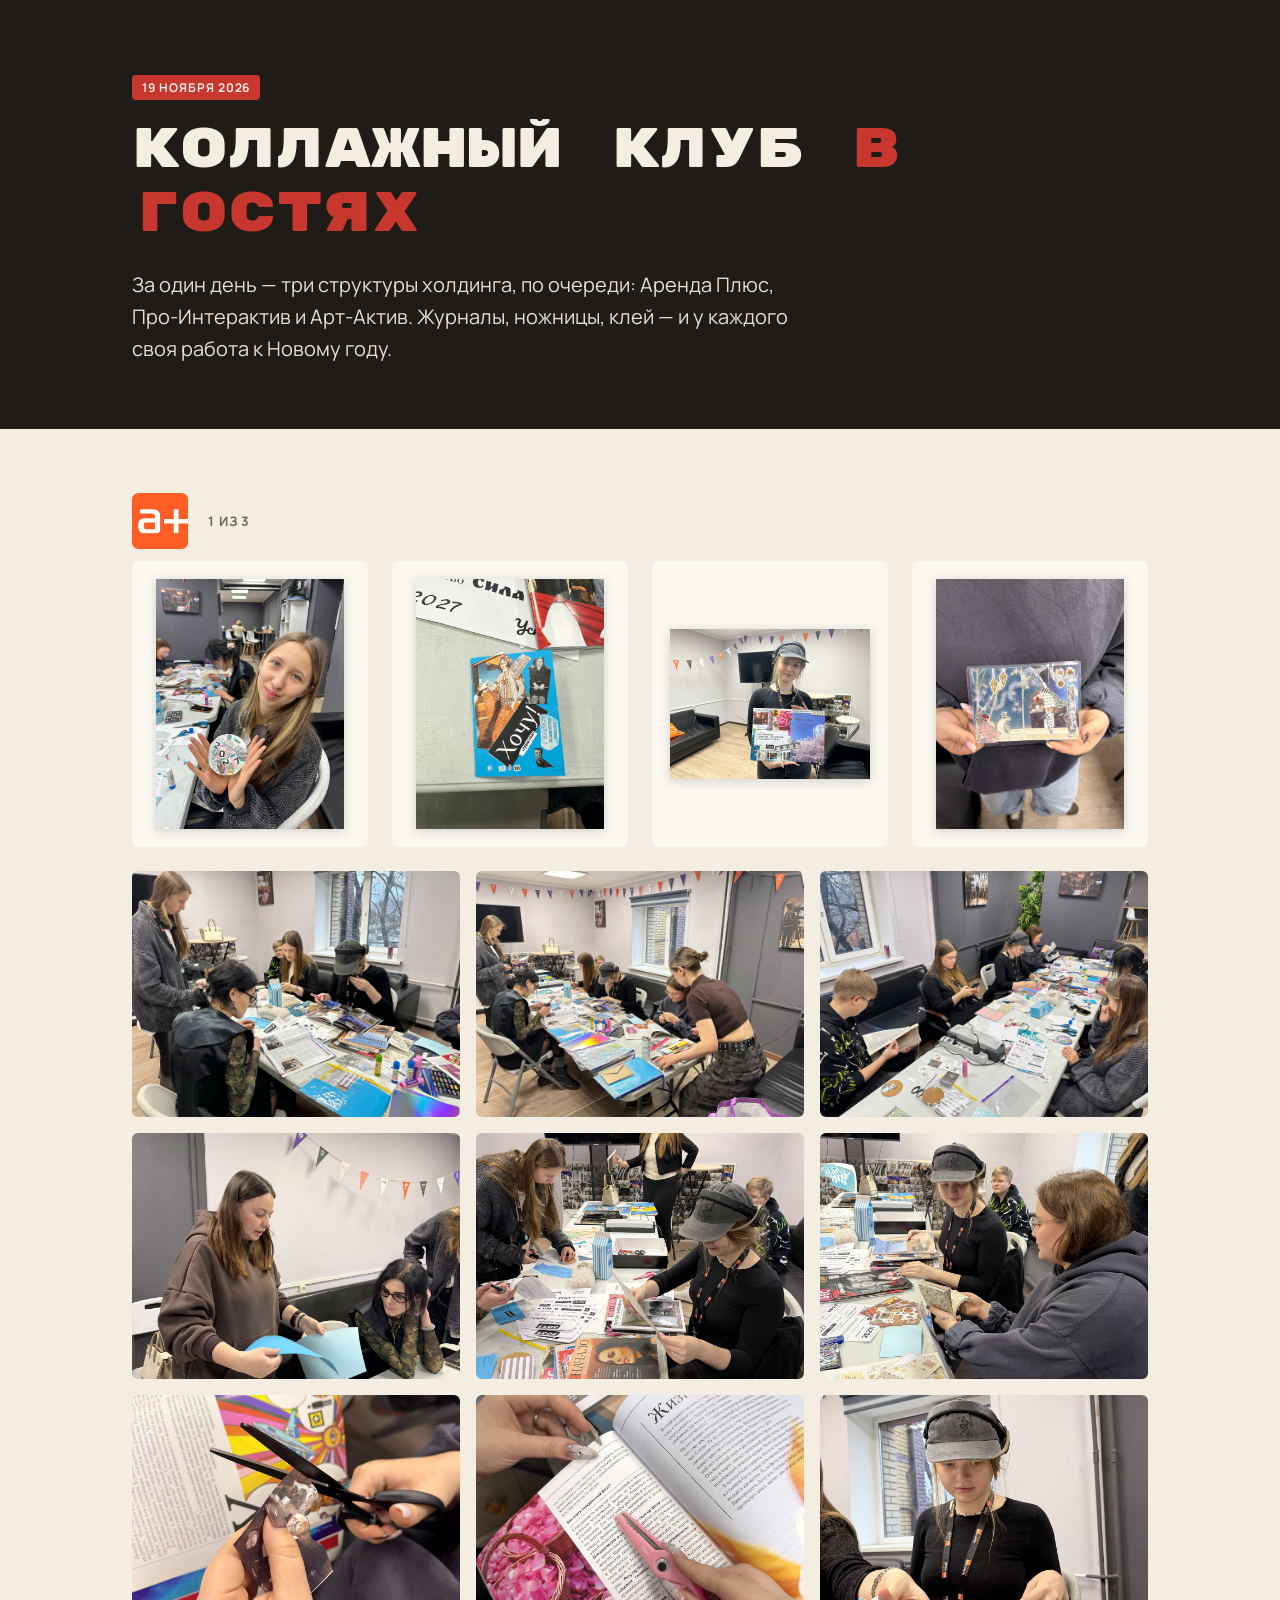
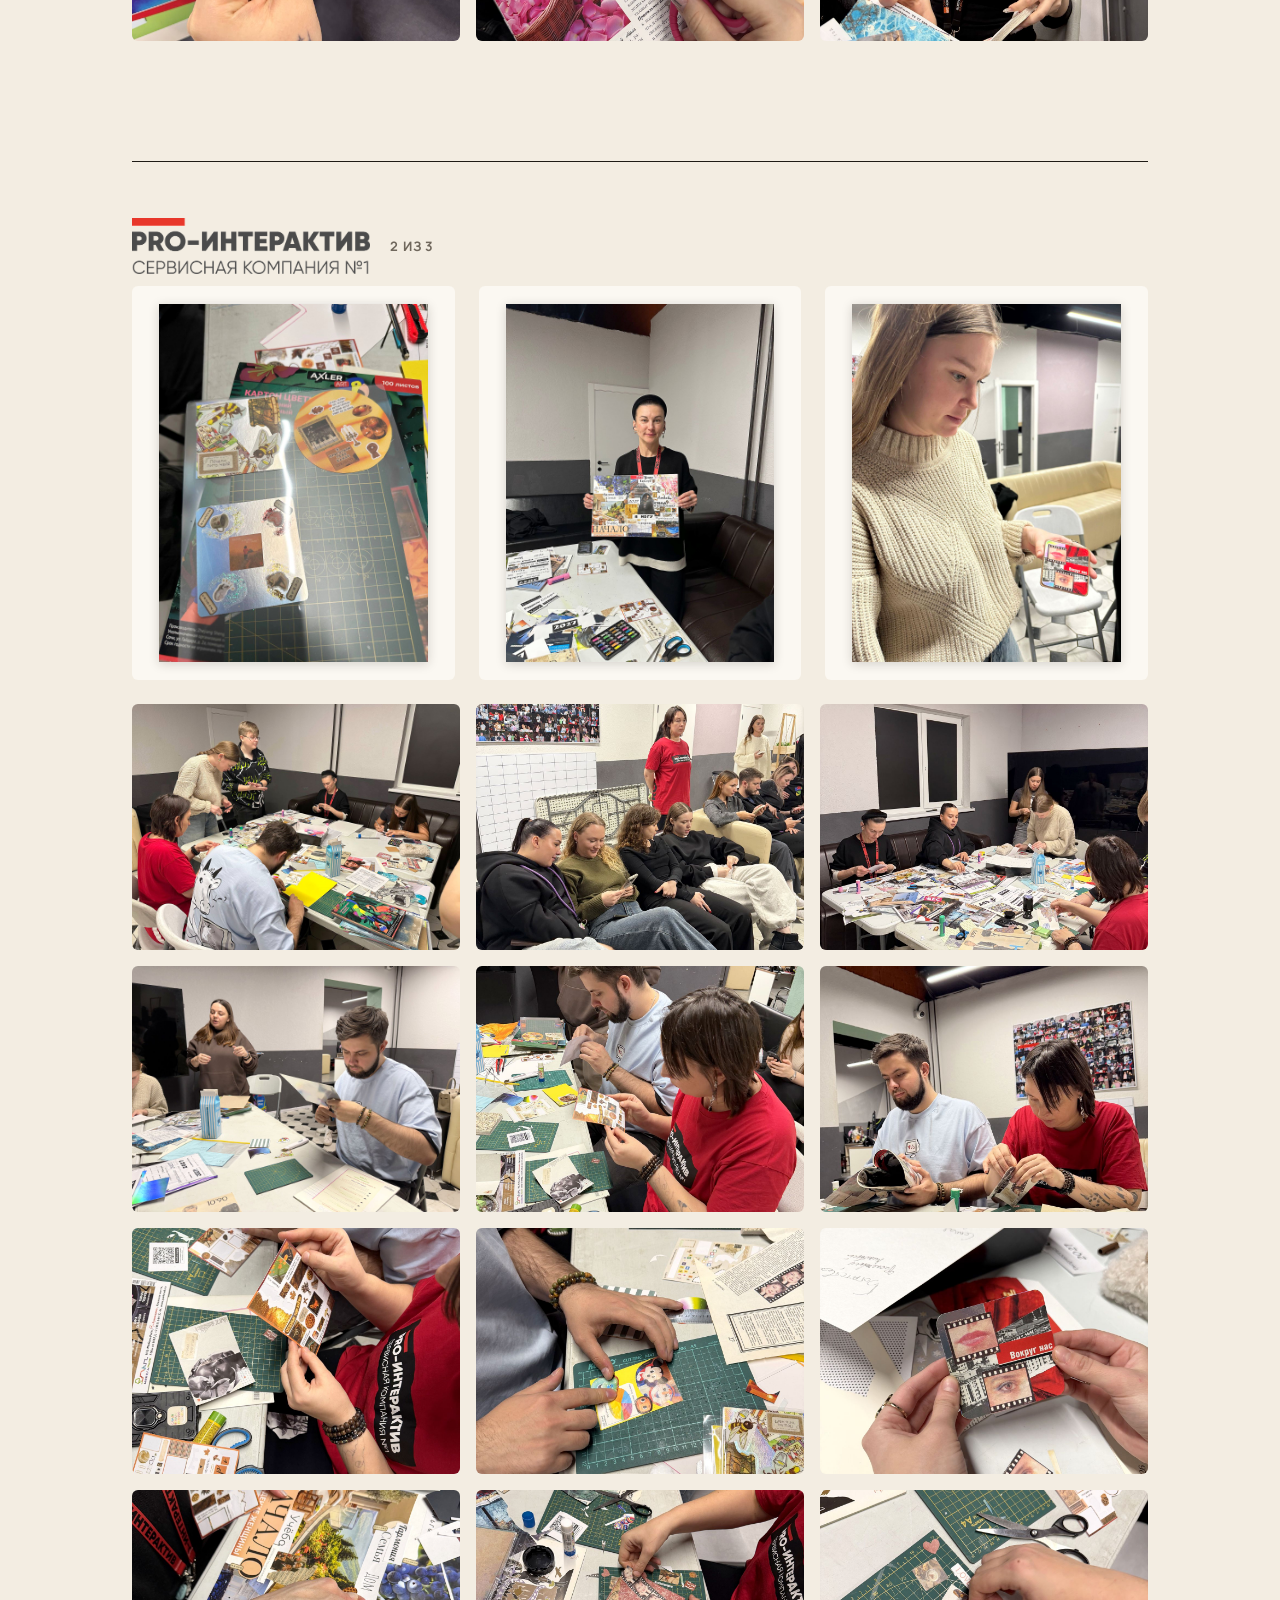
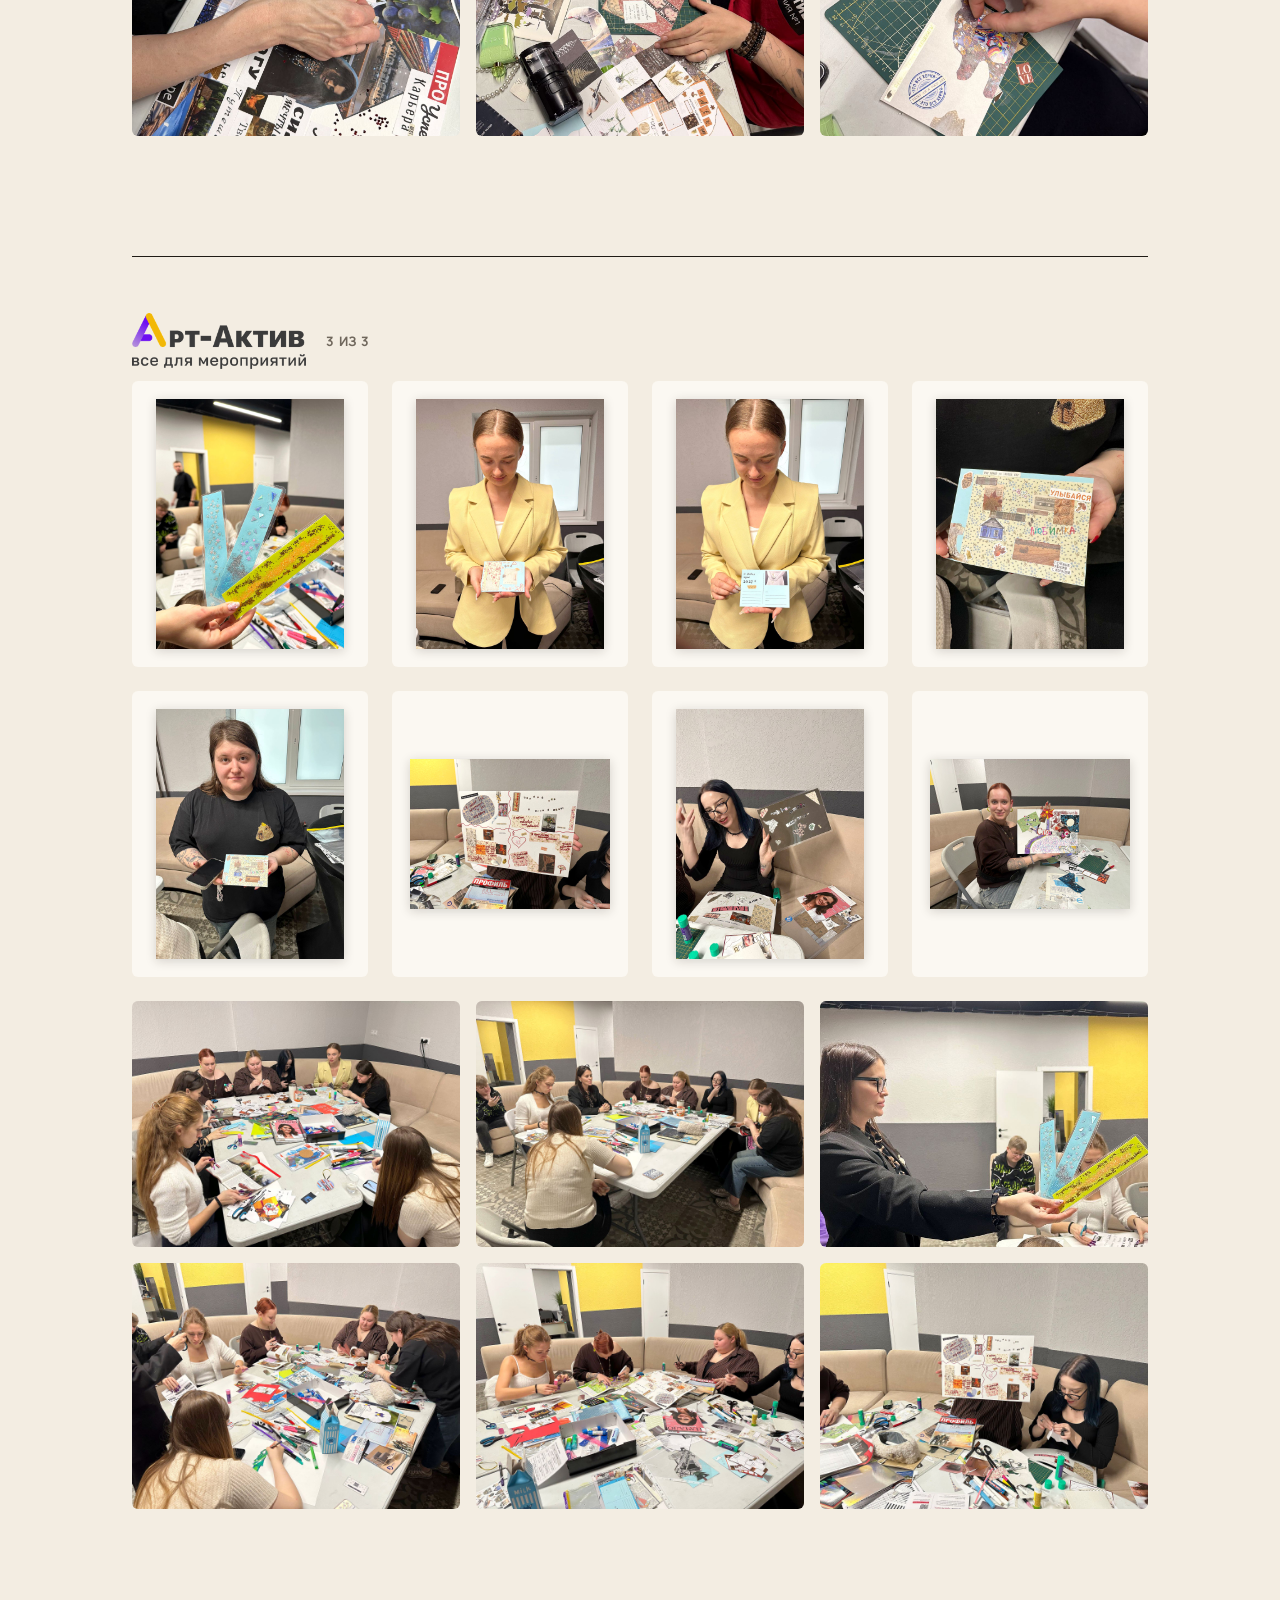
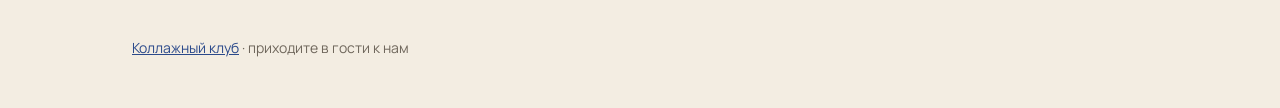
<file: v-gostyah.html>
<!doctype html>
<html lang="ru">
<head>
<meta charset="utf-8">
<meta name="viewport" content="width=device-width, initial-scale=1">
<meta name="robots" content="noindex">
<title>Коллажный клуб в гостях</title>
<meta property="og:title" content="Коллажный клуб в гостях · А+, Про-Интерактив, Арт-Актив">
<meta property="og:image" content="img/v2/p23.jpg">
<link rel="preconnect" href="https://fonts.googleapis.com">
<link href="https://fonts.googleapis.com/css2?family=Manrope:wght@400;600;700&family=Rubik+Mono+One&display=swap" rel="stylesheet">
<link rel="stylesheet" href="style.css">
<style>
header.hero{background:var(--ink);color:var(--paper);padding:72px 0 64px}
.hero h1{font-size:56px;margin:18px 0 22px}
.hero h1 span{color:var(--red)}
.hero p{max-width:680px;font-size:20px;margin:0;color:#e8dfd0}
section{padding:64px 0 8px}
section h2{font-size:30px;margin-bottom:12px}
.lead{color:var(--mute);max-width:720px;margin:0 0 32px}
.works{display:grid;grid-template-columns:repeat(4,minmax(0,1fr));gap:24px}
.work{margin:0;background:var(--card);border-radius:6px;padding:18px;display:flex;flex-direction:column;gap:12px}
.work .ph{aspect-ratio:4/5;position:relative}
.work img{position:absolute;inset:0;margin:auto;max-width:100%;max-height:100%;box-shadow:0 2px 10px rgba(31,27,22,.18)}
.proc{display:grid;grid-template-columns:repeat(3,minmax(0,1fr));gap:16px}
.proc img{width:100%;aspect-ratio:4/3;object-fit:cover;border-radius:6px}
footer{padding:72px 0 48px;color:var(--mute);font-size:14px}
.work img,.proc img{cursor:zoom-in}
.lb{position:fixed;inset:0;background:rgba(20,17,13,.94);display:none;align-items:center;justify-content:center;z-index:10;padding:56px 72px}
.lb.on{display:flex}
.lb img{max-width:100%;max-height:100%;object-fit:contain;cursor:zoom-out;box-shadow:0 8px 40px rgba(0,0,0,.5)}
.lb button{position:absolute;border:0;background:rgba(243,237,226,.12);color:var(--paper);width:48px;height:48px;border-radius:50%;display:flex;align-items:center;justify-content:center;cursor:pointer}
.lb button:hover{background:rgba(243,237,226,.24)}
.lb button svg{width:22px;height:22px}
.lb .x{top:16px;right:16px}
.lb .pv{left:16px;top:50%;margin-top:-24px}
.lb .nx{right:16px;top:50%;margin-top:-24px}
@media (max-width:820px){
.wrap{padding:0 16px}
.hero h1{font-size:26px}
.hero p{font-size:17px}
.works{grid-template-columns:repeat(2,minmax(0,1fr));gap:12px}
.work{padding:12px}
.proc{grid-template-columns:repeat(2,minmax(0,1fr));gap:10px}
.lb{padding:64px 8px}
.lb .pv,.lb .nx{top:auto;bottom:12px;margin:0}
}
.works.w3{grid-template-columns:repeat(3,minmax(0,1fr))}
section+section>.wrap::before{content:"";display:block;border-top:1.5px solid var(--ink);margin-bottom:56px}
section{padding-bottom:56px}
.co{display:flex;align-items:center;gap:20px;margin-bottom:12px}
.co img{height:56px;width:auto}
.co .n{font:700 13px "Manrope",sans-serif;letter-spacing:.06em;text-transform:uppercase;color:var(--mute)}
@media (max-width:820px){
.co img{height:40px}
}
</style>
</head>
<body>
<header class="hero">
<div class="wrap">
<span class="tag red">19 ноября 2026</span>
<h1>Коллажный клуб <span>в гостях</span></h1>
<p>За один день — три структуры холдинга, по очереди: Аренда Плюс, Про-Интерактив и Арт-Актив. Журналы, ножницы, клей — и у каждого своя работа к Новому году.</p>
</div>
</header>

<section>
<div class="wrap">
<div class="co"><img src="img/v2/aplus.png" alt="Аренда Плюс"><span class="n">1 из 3</span></div>
<div class="works">
<figure class="work"><div class="ph"><img src="img/v2/p5.jpg" alt="Аренда Плюс" loading="lazy"></div></figure>
<figure class="work"><div class="ph"><img src="img/v2/p8.jpg" alt="Аренда Плюс" loading="lazy"></div></figure>
<figure class="work"><div class="ph"><img src="img/v2/p10.jpg" alt="Аренда Плюс" loading="lazy"></div></figure>
<figure class="work"><div class="ph"><img src="img/v2/sa21.jpg" alt="Аренда Плюс" loading="lazy"></div></figure>
</div>
<div class="proc" style="margin-top:24px">
<img src="img/v2/p1.jpg" alt="" loading="lazy">
<img src="img/v2/p2.jpg" alt="" loading="lazy">
<img src="img/v2/p7.jpg" alt="" loading="lazy">
<img src="img/v2/sa8.jpg" alt="" loading="lazy">
<img src="img/v2/sa11.jpg" alt="" loading="lazy">
<img src="img/v2/sa12.jpg" alt="" loading="lazy">
<img src="img/v2/sa13.jpg" alt="" loading="lazy">
<img src="img/v2/sa14.jpg" alt="" loading="lazy">
<img src="img/v2/sa20.jpg" alt="" loading="lazy">
</div>
</div>
</section>

<section>
<div class="wrap">
<div class="co"><img src="img/v2/pro.png" alt="Про-Интерактив"><span class="n">2 из 3</span></div>
<div class="works w3">
<figure class="work"><div class="ph"><img src="img/v2/p15.jpg" alt="Про-Интерактив" loading="lazy"></div></figure>
<figure class="work"><div class="ph"><img src="img/v2/p17.jpg" alt="Про-Интерактив" loading="lazy"></div></figure>
<figure class="work"><div class="ph"><img src="img/v2/p20.jpg" alt="Про-Интерактив" loading="lazy"></div></figure>
</div>
<div class="proc" style="margin-top:24px">
<img src="img/v2/p12.jpg" alt="" loading="lazy">
<img src="img/v2/sr1.jpg" alt="" loading="lazy">
<img src="img/v2/sr26.jpg" alt="" loading="lazy">
<img src="img/v2/sr10.jpg" alt="" loading="lazy">
<img src="img/v2/sr15.jpg" alt="" loading="lazy">
<img src="img/v2/sr19.jpg" alt="" loading="lazy">
<img src="img/v2/sr16.jpg" alt="" loading="lazy">
<img src="img/v2/sr22.jpg" alt="" loading="lazy">
<img src="img/v2/sr34.jpg" alt="" loading="lazy">
<img src="img/v2/sr25.jpg" alt="" loading="lazy">
<img src="img/v2/sr37.jpg" alt="" loading="lazy">
<img src="img/v2/sr28.jpg" alt="" loading="lazy">
</div>
</div>
</section>

<section>
<div class="wrap">
<div class="co"><img src="img/v2/art.png" alt="Арт-Актив"><span class="n">3 из 3</span></div>
<div class="works">
<figure class="work"><div class="ph"><img src="img/v2/p26.jpg" alt="Арт-Актив" loading="lazy"></div></figure>
<figure class="work"><div class="ph"><img src="img/v2/p29.jpg" alt="Арт-Актив" loading="lazy"></div></figure>
<figure class="work"><div class="ph"><img src="img/v2/p31.jpg" alt="Арт-Актив" loading="lazy"></div></figure>
<figure class="work"><div class="ph"><img src="img/v2/p33.jpg" alt="Арт-Актив" loading="lazy"></div></figure>
<figure class="work"><div class="ph"><img src="img/v2/p34.jpg" alt="Арт-Актив" loading="lazy"></div></figure>
<figure class="work"><div class="ph"><img src="img/v2/p36.jpg" alt="Арт-Актив" loading="lazy"></div></figure>
<figure class="work"><div class="ph"><img src="img/v2/p37.jpg" alt="Арт-Актив" loading="lazy"></div></figure>
<figure class="work"><div class="ph"><img src="img/v2/p40.jpg" alt="Арт-Актив" loading="lazy"></div></figure>
</div>
<div class="proc" style="margin-top:24px">
<img src="img/v2/p23.jpg" alt="" loading="lazy">
<img src="img/v2/p25.jpg" alt="" loading="lazy">
<img src="img/v2/p27.jpg" alt="" loading="lazy">
<img src="img/v2/p28.jpg" alt="" loading="lazy">
<img src="img/v2/p32.jpg" alt="" loading="lazy">
<img src="img/v2/p35.jpg" alt="" loading="lazy">
</div>
</div>
</section>


<footer>
<div class="wrap"><a href="./">Коллажный клуб</a> · приходите в гости к нам</div>
</footer>
<div class="lb" id="lb">
<img alt="">
<button class="x" aria-label="Закрыть"><svg viewBox="0 0 24 24" fill="none" stroke="currentColor" stroke-width="2" stroke-linecap="round"><path d="M6 6l12 12M18 6L6 18"/></svg></button>
<button class="pv" aria-label="Назад"><svg viewBox="0 0 24 24" fill="none" stroke="currentColor" stroke-width="2" stroke-linecap="round" stroke-linejoin="round"><path d="M15 5l-7 7 7 7"/></svg></button>
<button class="nx" aria-label="Дальше"><svg viewBox="0 0 24 24" fill="none" stroke="currentColor" stroke-width="2" stroke-linecap="round" stroke-linejoin="round"><path d="M9 5l7 7-7 7"/></svg></button>
</div>
<script>
const imgs=[...document.querySelectorAll('.work img,.proc img')],lb=document.getElementById('lb'),big=lb.querySelector('img');let i=0;
const show=n=>{i=(n+imgs.length)%imgs.length;big.src=imgs[i].src;big.alt=imgs[i].alt;lb.classList.add('on')};
const hide=()=>lb.classList.remove('on');
imgs.forEach((im,n)=>im.addEventListener('click',()=>show(n)));
lb.querySelector('.x').onclick=hide;big.onclick=hide;
lb.querySelector('.pv').onclick=()=>show(i-1);lb.querySelector('.nx').onclick=()=>show(i+1);
lb.addEventListener('click',e=>{if(e.target===lb)hide()});
addEventListener('keydown',e=>{if(!lb.classList.contains('on'))return;if(e.key==='Escape')hide();if(e.key==='ArrowLeft')show(i-1);if(e.key==='ArrowRight')show(i+1)});
</script>
</body>
</html>
</file>
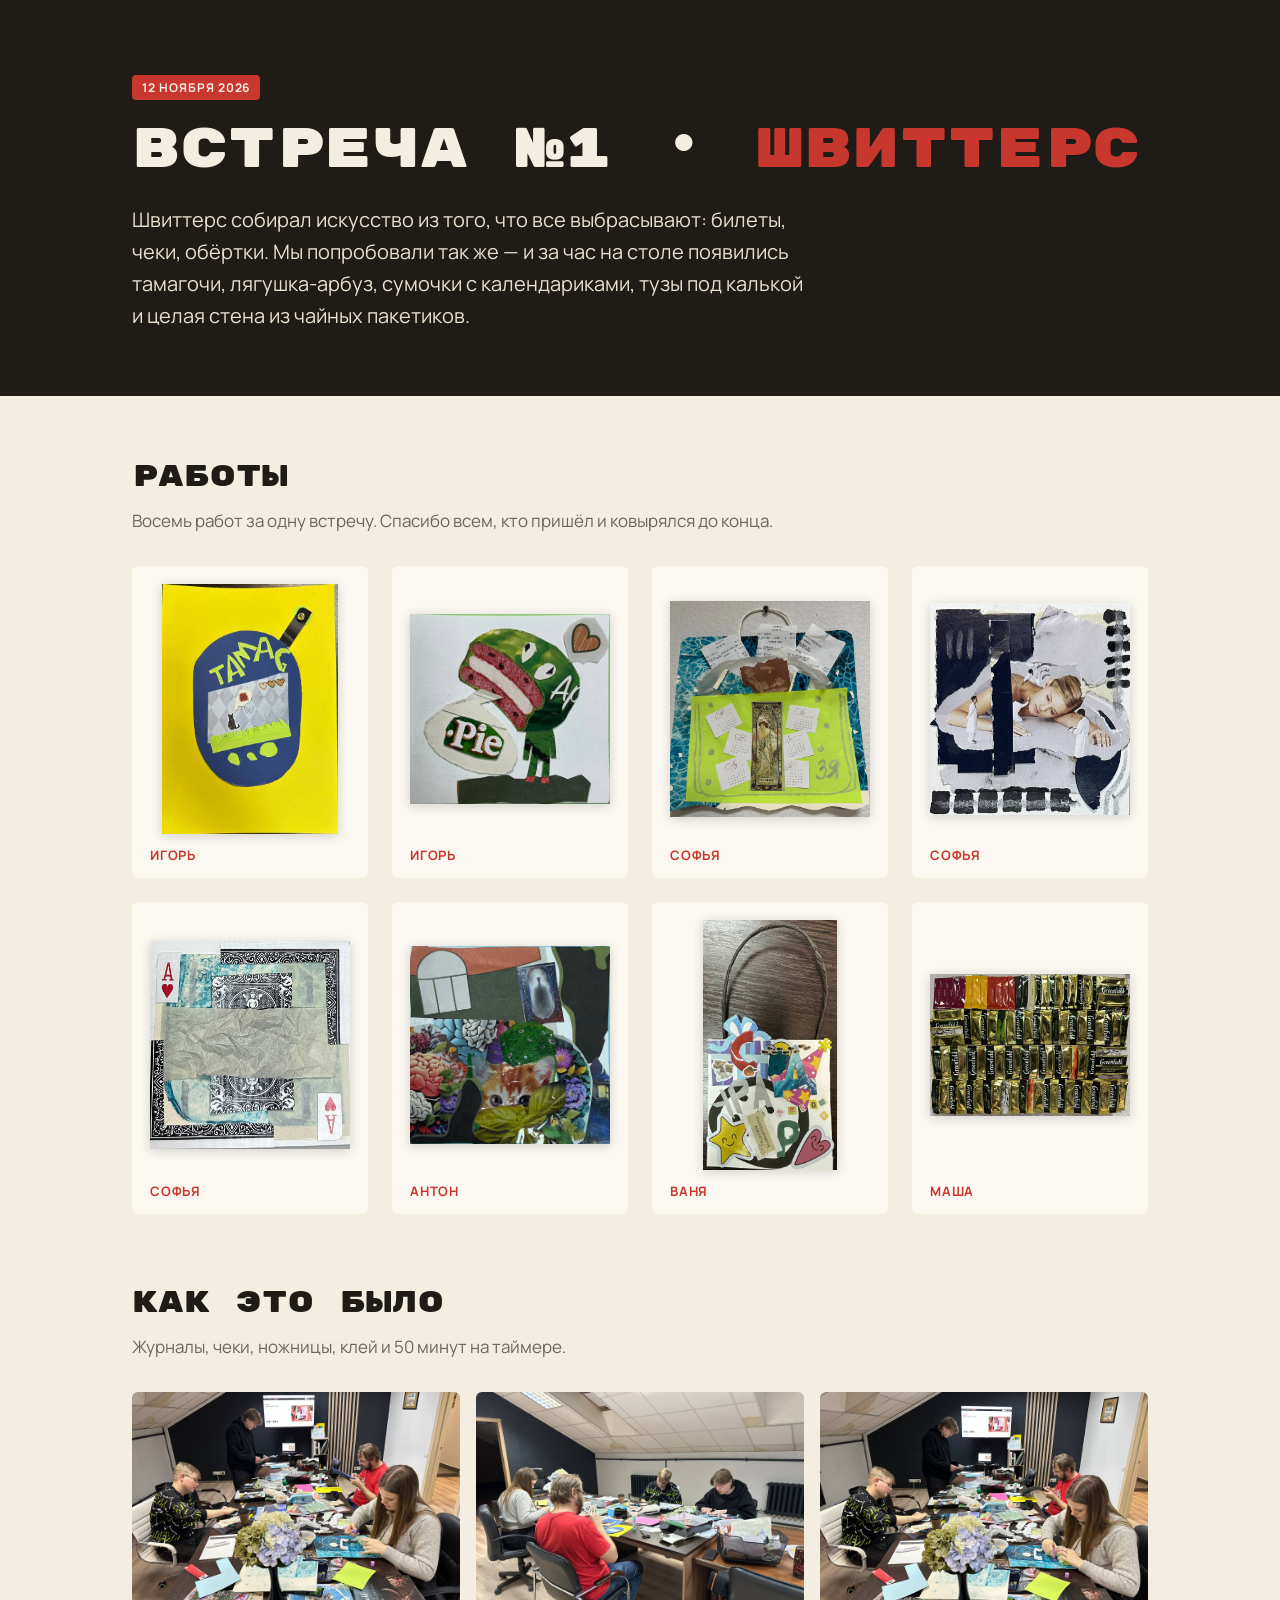
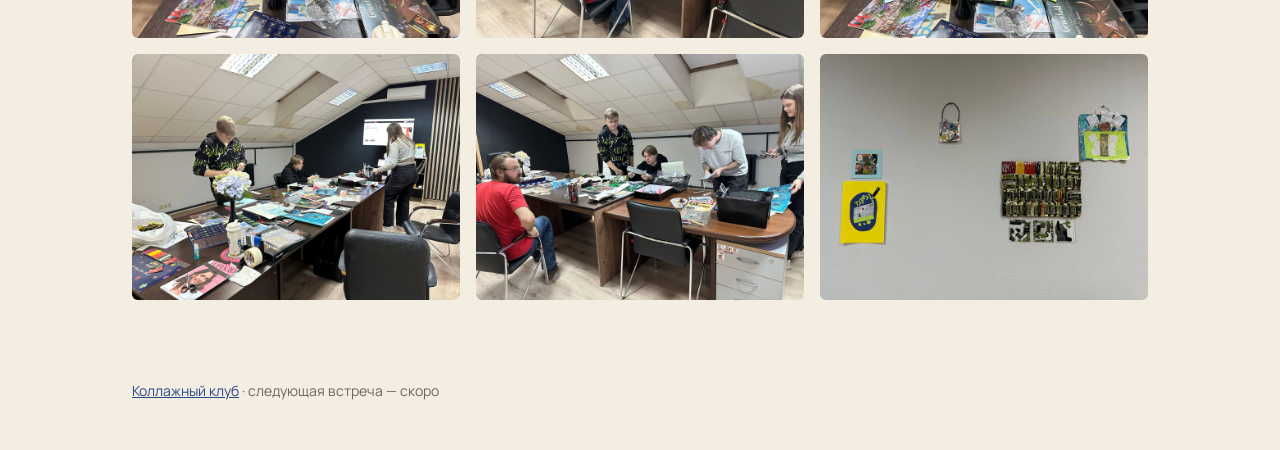
<file: vstrecha-1.html>
<!doctype html>
<html lang="ru">
<head>
<meta charset="utf-8">
<meta name="viewport" content="width=device-width, initial-scale=1">
<meta name="robots" content="noindex">
<title>Коллажный клуб · встреча №1</title>
<meta property="og:title" content="Коллажный клуб · встреча №1 · Швиттерс">
<meta property="og:image" content="img/v1/p9.jpg">
<link rel="preconnect" href="https://fonts.googleapis.com">
<link href="https://fonts.googleapis.com/css2?family=Manrope:wght@400;600;700&family=Rubik+Mono+One&display=swap" rel="stylesheet">
<link rel="stylesheet" href="style.css">
<style>
header.hero{background:var(--ink);color:var(--paper);padding:72px 0 64px}
.hero h1{font-size:56px;margin:18px 0 22px}
.hero h1 span{color:var(--red)}
.hero p{max-width:680px;font-size:20px;margin:0;color:#e8dfd0}
section{padding:64px 0 8px}
section h2{font-size:30px;margin-bottom:12px}
.lead{color:var(--mute);max-width:720px;margin:0 0 32px}
.works{display:grid;grid-template-columns:repeat(4,minmax(0,1fr));gap:24px}
.work{margin:0;background:var(--card);border-radius:6px;padding:18px 18px 14px;display:flex;flex-direction:column;gap:12px}
.work .ph{aspect-ratio:4/5;position:relative}
.work img{position:absolute;inset:0;margin:auto;max-width:100%;max-height:100%;box-shadow:0 2px 10px rgba(31,27,22,.18)}
.work figcaption{font:700 13px "Manrope",sans-serif;letter-spacing:.06em;text-transform:uppercase;color:var(--red)}
.proc{display:grid;grid-template-columns:repeat(3,minmax(0,1fr));gap:16px}
.proc img{width:100%;aspect-ratio:4/3;object-fit:cover;border-radius:6px}
footer{padding:72px 0 48px;color:var(--mute);font-size:14px}
.work img,.proc img{cursor:zoom-in}
.lb{position:fixed;inset:0;background:rgba(20,17,13,.94);display:none;align-items:center;justify-content:center;z-index:10;padding:56px 72px}
.lb.on{display:flex}
.lb img{max-width:100%;max-height:100%;object-fit:contain;cursor:zoom-out;box-shadow:0 8px 40px rgba(0,0,0,.5)}
.lb button{position:absolute;border:0;background:rgba(243,237,226,.12);color:var(--paper);width:48px;height:48px;border-radius:50%;display:flex;align-items:center;justify-content:center;cursor:pointer}
.lb button:hover{background:rgba(243,237,226,.24)}
.lb button svg{width:22px;height:22px}
.lb .x{top:16px;right:16px}
.lb .pv{left:16px;top:50%;margin-top:-24px}
.lb .nx{right:16px;top:50%;margin-top:-24px}
@media (max-width:820px){
.wrap{padding:0 16px}
.hero h1{font-size:26px}
.hero p{font-size:17px}
.works{grid-template-columns:repeat(2,minmax(0,1fr));gap:12px}
.work{padding:12px 12px 10px}
.proc{grid-template-columns:repeat(2,minmax(0,1fr));gap:10px}
.lb{padding:64px 8px}
.lb .pv,.lb .nx{top:auto;bottom:12px;margin:0}
}
</style>
</head>
<body>
<header class="hero">
<div class="wrap">
<span class="tag red">12 ноября 2026</span>
<h1>Встреча №1 · <span>Швиттерс</span></h1>
<p>Швиттерс собирал искусство из того, что все выбрасывают: билеты, чеки, обёртки. Мы попробовали так же — и за час на столе появились тамагочи, лягушка-арбуз, сумочки с календариками, тузы под калькой и целая стена из чайных пакетиков.</p>
</div>
</header>

<section>
<div class="wrap">
<h2>Работы</h2>
<p class="lead">Восемь работ за одну встречу. Спасибо всем, кто пришёл и ковырялся до конца.</p>
<div class="works">
<figure class="work"><div class="ph"><img src="img/v1/tamag.jpg" alt="Тамагочи «TAMAG»" loading="lazy"></div><figcaption>Игорь</figcaption></figure>
<figure class="work"><div class="ph"><img src="img/v1/pie.jpg" alt="Лягушка-арбуз «Pie»" loading="lazy"></div><figcaption>Игорь</figcaption></figure>
<figure class="work"><div class="ph"><img src="img/v1/zya.jpg" alt="Сумочка «Золотое яблоко»" loading="lazy"></div><figcaption>Софья</figcaption></figure>
<figure class="work"><div class="ph"><img src="img/v1/girl.jpg" alt="Коллаж с девушкой и чёрными полосами" loading="lazy"></div><figcaption>Софья</figcaption></figure>
<figure class="work"><div class="ph"><img src="img/v1/ace.jpg" alt="Тузы под калькой" loading="lazy"></div><figcaption>Софья</figcaption></figure>
<figure class="work"><div class="ph"><img src="img/v1/cat.jpg" alt="Котёнок среди цветов" loading="lazy"></div><figcaption>Антон</figcaption></figure>
<figure class="work"><div class="ph"><img src="img/v1/bag.jpg" alt="Сумочка «Коллекционируй моменты»" loading="lazy"></div><figcaption>Ваня</figcaption></figure>
<figure class="work"><div class="ph"><img src="img/v1/tea.jpg" alt="Стена из чайных пакетиков" loading="lazy"></div><figcaption>Маша</figcaption></figure>
</div>
</div>
</section>

<section>
<div class="wrap">
<h2>Как это было</h2>
<p class="lead">Журналы, чеки, ножницы, клей и 50 минут на таймере.</p>
<div class="proc">
<img src="img/v1/p9.jpg" alt="" loading="lazy">
<img src="img/v1/p8.jpg" alt="" loading="lazy">
<img src="img/v1/p10.jpg" alt="" loading="lazy">
<img src="img/v1/p11.jpg" alt="" loading="lazy">
<img src="img/v1/p15.jpg" alt="" loading="lazy">
<img src="img/v1/p3.jpg" alt="" loading="lazy">
</div>
</div>
</section>

<footer>
<div class="wrap"><a href="./">Коллажный клуб</a> · следующая встреча — скоро</div>
</footer>
<div class="lb" id="lb">
<img alt="">
<button class="x" aria-label="Закрыть"><svg viewBox="0 0 24 24" fill="none" stroke="currentColor" stroke-width="2" stroke-linecap="round"><path d="M6 6l12 12M18 6L6 18"/></svg></button>
<button class="pv" aria-label="Назад"><svg viewBox="0 0 24 24" fill="none" stroke="currentColor" stroke-width="2" stroke-linecap="round" stroke-linejoin="round"><path d="M15 5l-7 7 7 7"/></svg></button>
<button class="nx" aria-label="Дальше"><svg viewBox="0 0 24 24" fill="none" stroke="currentColor" stroke-width="2" stroke-linecap="round" stroke-linejoin="round"><path d="M9 5l7 7-7 7"/></svg></button>
</div>
<script>
const imgs=[...document.querySelectorAll('.work img,.proc img')],lb=document.getElementById('lb'),big=lb.querySelector('img');let i=0;
const show=n=>{i=(n+imgs.length)%imgs.length;big.src=imgs[i].src;big.alt=imgs[i].alt;lb.classList.add('on')};
const hide=()=>lb.classList.remove('on');
imgs.forEach((im,n)=>im.addEventListener('click',()=>show(n)));
lb.querySelector('.x').onclick=hide;big.onclick=hide;
lb.querySelector('.pv').onclick=()=>show(i-1);lb.querySelector('.nx').onclick=()=>show(i+1);
lb.addEventListener('click',e=>{if(e.target===lb)hide()});
addEventListener('keydown',e=>{if(!lb.classList.contains('on'))return;if(e.key==='Escape')hide();if(e.key==='ArrowLeft')show(i-1);if(e.key==='ArrowRight')show(i+1)});
</script>
</body>
</html>
</file>
<file: style.css>
:root{--paper:#f3ede2;--card:#fbf8f2;--ink:#1f1b16;--mute:#6f675c;--line:#ddd3c3;--red:#c8372d;--blue:#2b4a8b;--ochre:#d9a441}
*{box-sizing:border-box}
html{scroll-behavior:smooth}
body{margin:0;background:var(--paper);color:var(--ink);font:17px/1.6 "Manrope",system-ui,sans-serif}
h1,h2,h3{font-family:"Rubik Mono One","Manrope",sans-serif;font-weight:400;line-height:1.15;margin:0}
a{color:var(--blue)}
img{display:block;max-width:100%}
.wrap{max-width:1080px;margin:0 auto;padding:0 32px}
.btn{display:inline-flex;align-items:center;gap:8px;border:0;border-radius:999px;padding:12px 22px;background:var(--ink);color:var(--paper);font:600 16px "Manrope",sans-serif;text-decoration:none;cursor:pointer}
.btn.red{background:var(--red)}
.btn.ghost{background:transparent;color:var(--ink);box-shadow:inset 0 0 0 1.5px var(--ink)}
.btn svg{width:18px;height:18px}
.tag{display:inline-block;font:700 12px "Manrope",sans-serif;letter-spacing:.08em;text-transform:uppercase;padding:4px 10px;border-radius:4px;background:var(--ink);color:var(--paper)}
.tag.red{background:var(--red)}
.torn{position:relative}
.torn::after{content:"";position:absolute;left:0;right:0;bottom:-14px;height:16px;background:var(--paper);clip-path:polygon(0 40%,4% 70%,9% 35%,15% 80%,21% 45%,27% 75%,33% 30%,40% 70%,46% 40%,53% 85%,60% 35%,66% 70%,72% 40%,79% 80%,85% 45%,91% 75%,96% 40%,100% 65%,100% 100%,0 100%)}
</file>
